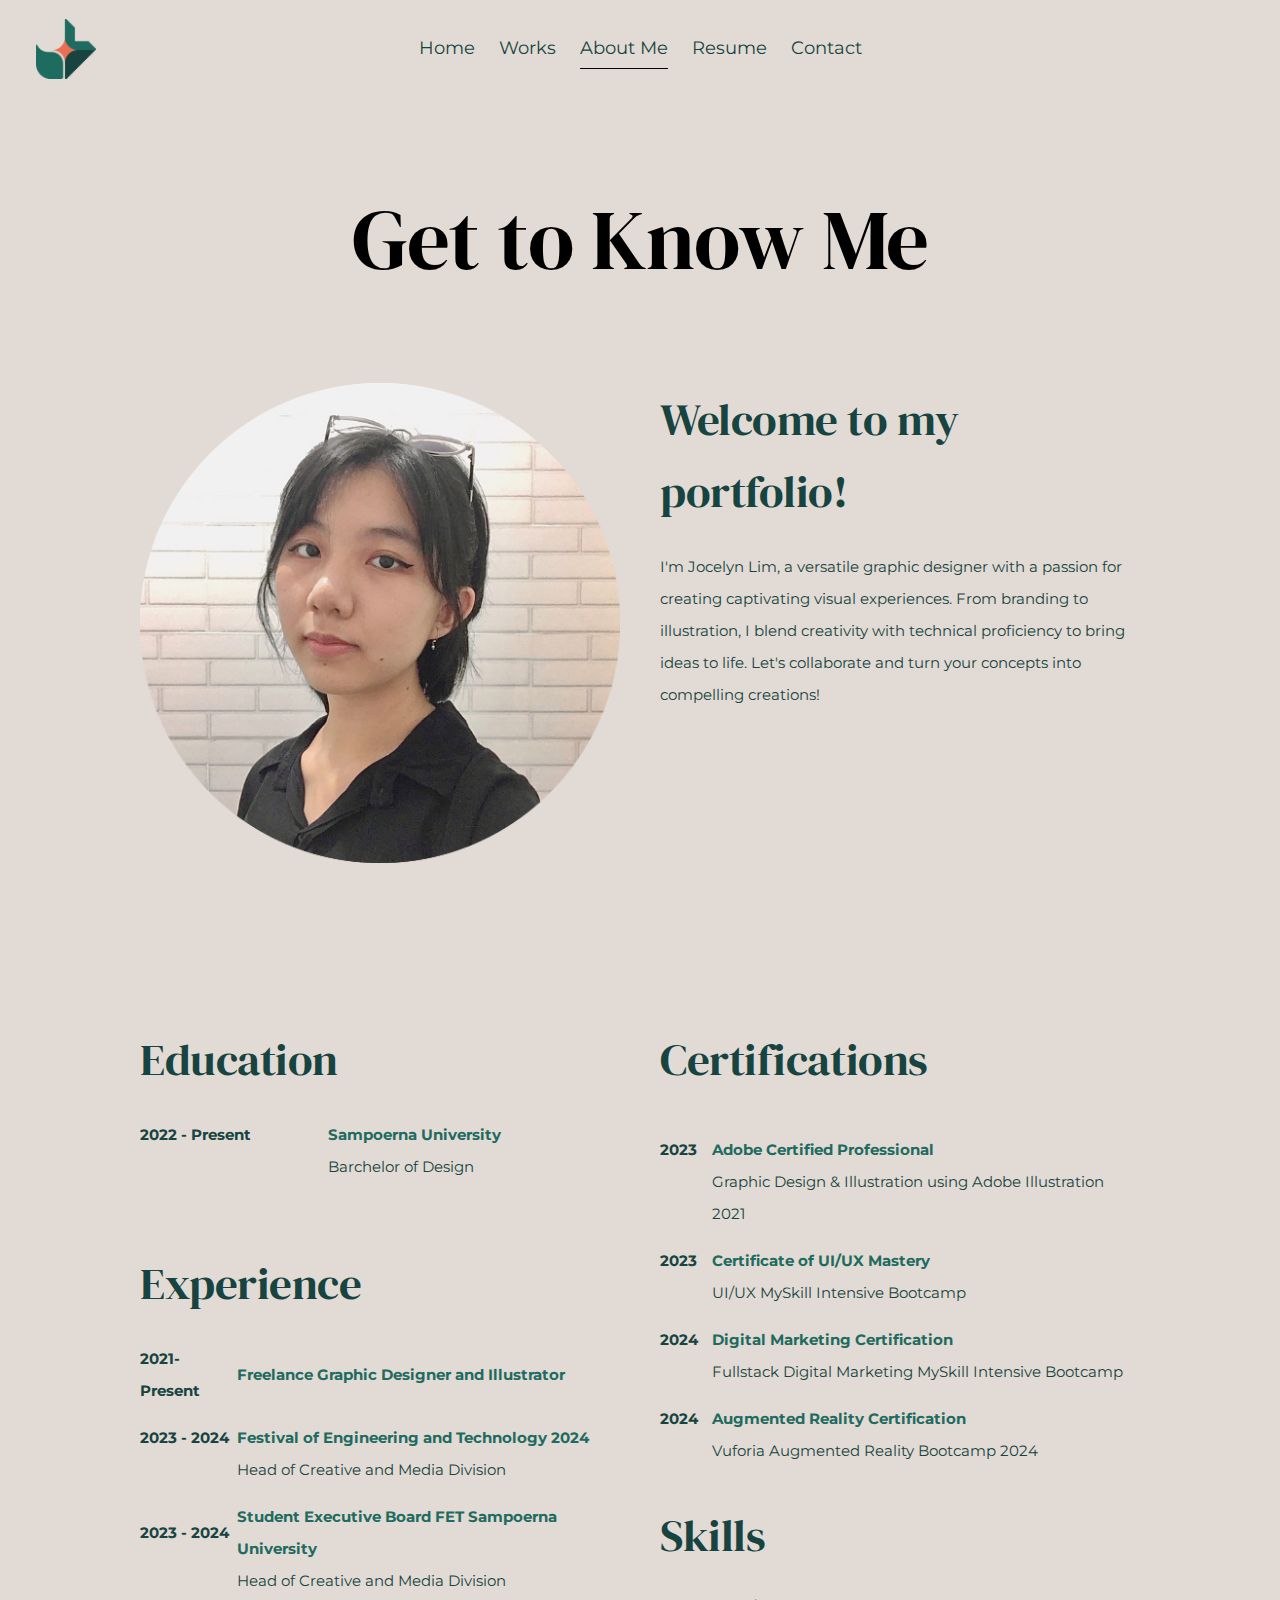
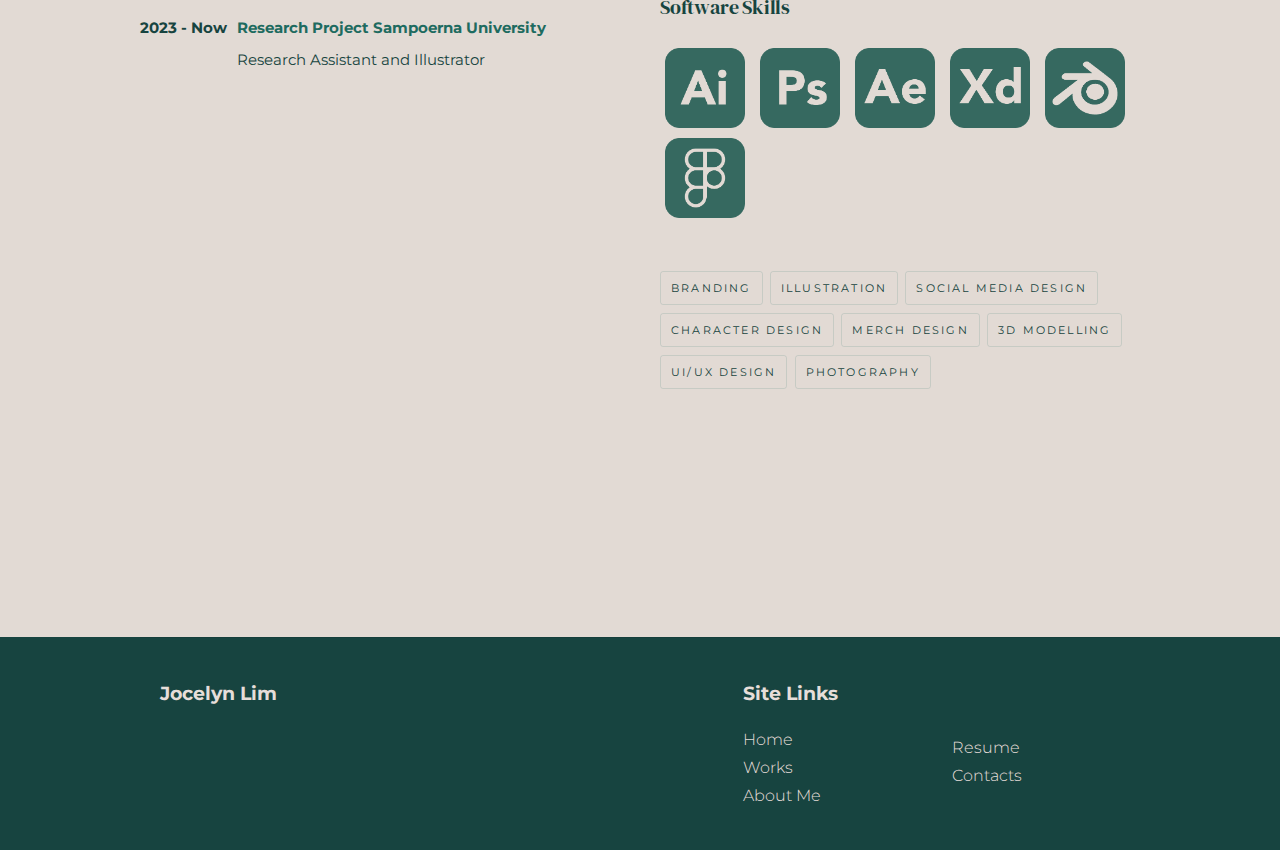
<file: about.html>
<!DOCTYPE html>
<html lang="en" class="no-js" >
<head>

    
    <meta charset="utf-8">
    <meta name="viewport" content="width=device-width, initial-scale=1">
    <title>Jocelyn Lim's Portfolio</title>

    <script>
        document.documentElement.classList.remove('no-js');
        document.documentElement.classList.add('js');
    </script>

   
    <link rel="stylesheet" href="styles.css">

   
    <link rel="icon" type="image/png" sizes="32x32" href="images/About me/Logo.png">
    <link rel="icon" type="image/png" sizes="16x16" href="images/About me/Logo.png">

    <link rel="preconnect" href="https://fonts.googleapis.com">
    <link rel="preconnect" href="https://fonts.gstatic.com" crossorigin>
    <link href="https://fonts.googleapis.com/css2?family=DM+Serif+Display:ital@0;1&display=swap" rel="stylesheet">

    <link rel="preconnect" href="https://fonts.googleapis.com">
    <link rel="preconnect" href="https://fonts.gstatic.com" crossorigin>
    <link href="https://fonts.googleapis.com/css2?family=Montserrat:wght@700&display=swap" rel="stylesheet">
    
    <link rel="preconnect" href="https://fonts.googleapis.com">
    <link rel="preconnect" href="https://fonts.gstatic.com" crossorigin>
    <link href="https://fonts.googleapis.com/css2?family=Montserrat&display=swap" rel="stylesheet">
</head>


<body id="top">


   
    <div id="preloader">
        <div id="loader" class="dots-fade">
            <div></div>
            <div></div>
            <div></div>
        </div>
    </div>


  
    <div id="page" class="s-pagewrap">


       
        <header id="masthead" class="s-header">

            <div class="s-header__branding">
                <p class="site-title">
                    <a href="index.html" rel="home"> <img src="images/About me/Logo.png" style="height: 60px;"> </a>
                </p>
            </div>

            <div class="row s-header__navigation">

                <nav class="s-header__nav-wrap">
                    <h3 class="s-header__nav-heading">Navigate to</h3>
    
                    <ul class="s-header__nav">
                        <li><a href="index.html" title="">Home</a></li>            
                        <li><a href="works.html" title="">Works</a></li>                      
                        <li class="current-menu-item"><a href="about.html" title="">About Me</a></li>
                        <li><a href="resume.html" title="">Resume</a></li>
                        <li><a href="contact.html" title="">Contact</a></li>
                    </ul>
                </nav> 
            </div> 

            
            <a class="s-header__menu-toggle" href="#0"><span>Menu</span></a>
        

        </header>


       
        


            <div id="content" class="s-content s-content--page" style="background-color: #e2dad4;">

                <div class="row entry-wrap" style="padding-bottom: 0px;">
                    <div class="column lg-12">

                        <article class="entry format-standard">

                            <header class="entry__header">
    
                                <h1 class="entry__title">
                                    Get to Know Me
                                </h1>

                            </header>



                            <div class="row block-large-1-2 block-tab-whole entry__blocks">
                                <div class="column">
                                    <img class="profileimg" src="images/About me/profile_circle.png">
                              </div>

                              <div class="column" data-aos="fade-left">
                                <h1 class="headline">Welcome to my portfolio!</h1>
                                <p class="body">I'm Jocelyn Lim, a versatile graphic designer with a passion for creating captivating visual experiences. From branding to illustration, I blend creativity with technical proficiency to bring ideas to life. Let's collaborate and turn your concepts into compelling creations!</p>


                        
                              </div>

                                <script src="https://unpkg.com/aos@2.3.1/dist/aos.js"></script>

                    <script>
                        AOS.init();
                    </script>
                    



        </div> 

    </article> 

</div>
</div>

</a>

</div>


<div id="bricks" class="bricks">


                <div class="row entry-wrap">
                    <div class="column lg-12">

                        <article class="entry format-standard">



                            <div class="row block-large-1-2 block-tab-whole entry__blocks">
                                <div class="column">
                                    <h1 class="headline">Education</h1>
                                    <table>
                                        <tr>
                                            <td class="large-body">2022 - Present</td>
                                            <td class="large-body" style="color:#1e6b60;">Sampoerna University</td>
                                        </tr>
                                        <tr>
                                            <td></td>
                                            <td class="body">Barchelor of Design</td>
                                        </tr>
                                    </table>
                            
                            <br>
                            <br>
                            
                                    <h1 class="headline">Experience</h1>
                                    <table>
                                        <tr>
                                            <td class="large-body">2021-Present</td>
                                            <td class="large-body" style="color:#1e6b60;">Freelance Graphic Designer and Illustrator</td>
                                        </tr>
                            
                                        <tr>
                                            <td class="large-body" style="padding-top: 15px;">2023 - 2024</td>
                                            <td class="large-body" style="color:#1e6b60; padding-top: 15px;">Festival of Engineering and Technology 2024</td>
                                        </tr>
                                        <tr>
                                            <td></td>
                                            <td class="body">Head of Creative and Media Division</td>
                                        </tr>
                            
                                        <tr>
                                            <td class="large-body" style="padding-top: 15px;">2023 - 2024</td>
                                            <td class="large-body" style="color:#1e6b60; padding-top: 15px;">Student Executive Board FET Sampoerna University</td>
                                        </tr>
                                        <tr>
                                            <td></td>
                                            <td class="body">Head of Creative and Media Division</td>
                                        </tr>
                            
                                        <tr>
                                            <td class="large-body" style="padding-top: 15px;">2023 - Now</td>
                                            <td class="large-body" style="color:#1e6b60; padding-top: 15px;">Research Project Sampoerna University</td>
                                        </tr>
                                        <tr>
                                            <td></td>
                                            <td class="body">Research Assistant and Illustrator</td>
                                        </tr>
                                    </table> 

                            <br>
                            <br>
                            

                                </div>

                                <div class="column">
                                    <h1 class="headline">Certifications</h1>
                                    <table>
                                        <tr>
                                            <td class="large-body" style="padding-top: 15px; padding-right: 15px;">2023</td>
                                            <td class="large-body" style="color:#1e6b60; padding-top: 15px;">Adobe Certified Professional</td>
                                        </tr>
                                        <tr>
                                            <td></td>
                                            <td class="body">Graphic Design & Illustration using Adobe Illustration 2021</td>
                                        </tr>
                                        <tr>
                                            <td class="large-body" style="padding-top: 15px;">2023</td>
                                            <td class="large-body" style="color:#1e6b60; padding-top: 15px;">Certificate of UI/UX Mastery</td>
                                        </tr>
                                        <tr>
                                            <td></td>
                                            <td class="body">UI/UX MySkill Intensive Bootcamp</td>
                                        </tr>
                                        <tr>
                                            <td class="large-body" style="padding-top: 15px;">2024</td>
                                            <td class="large-body" style="color:#1e6b60; padding-top: 15px;">Digital Marketing Certification</td>
                                        </tr>
                                        <tr>
                                            <td></td>
                                            <td class="body">Fullstack Digital Marketing MySkill Intensive Bootcamp</td>
                                        </tr>
                                        <tr>
                                            <td class="large-body" style="padding-top: 15px;">2024</td>
                                            <td class="large-body" style="color:#1e6b60; padding-top: 15px;">Augmented Reality Certification</td>
                                        </tr>
                                        <tr>
                                            <td></td>
                                            <td class="body">Vuforia Augmented Reality Bootcamp 2024</td>
                                        </tr>
                                    </table>

                                    <br>
                                    
                                    
                                    <h1 class="headline" style="margin-bottom: 0px;">Skills</h1>
                                    <h1 class="subheading">Software Skills</h1>
                                    <img class="software-icon" src="images/About me/software1.png">
                                    <img class="software-icon" src="images/About me/software2.png">
                                    <img class="software-icon" src="images/About me/software3.png">
                                    <img class="software-icon" src="images/About me/software4.png">
                                    <img class="software-icon" src="images/About me/software5.png">
                                    <img class="software-icon" src="images/About me/software6.png">
                                
                                    <div class="entry__meta">
                                    
                                        <p class="entry__tags">                    
                                            <span class="entry__tag-list">
                                                <a href="#0"  style="cursor: default;">Branding</a>
                                                <a href="#0"  style="cursor: default;" >Illustration</a>
                                                <a href="#0"  style="cursor: default;" >Social Media Design</a>
                                                <a href="#0"  style="cursor: default;" >Character Design</a>
                                                <a href="#0"  style="cursor: default;" >Merch Design</a>
                                                <a href="#0"  style="cursor: default;" >3D Modelling</a>
                                                <a href="#0"  style="cursor: default;" >UI/UX Design</a>
                                                <a href="#0"  style="cursor: default;" >Photography</a>    
                                            </span>
                            
                                        </p>
                                    </div>
                                    </div>
                                   

                    
                            </div>
            </div>

        </div> 

    </article>

</div>
</div> 

</div> 

       



        <footer id="colophon" class="s-footer">


            <div class="row s-footer__main">

                <div class="column lg-5 md-6 tab-12 s-footer__about">
                    <h4>Jocelyn Lim</h4>

                </div> 

                <div class="column lg-5 md-6 tab-12">
                    <div class="row">
                        <div class="column lg-6">
                             <h4>Site Links</h4>
                            <ul class="link-list">
                                <li><a href="index.html">Home</a></li>
                                <li><a href="works.html">Works</a></li>
                                <li><a href="about.html">About Me</a></li>
                            </ul>
                        </div>
                        <div class="column lg-6">
                            <br> <br>
                            <ul class="link-list">
                                <li><a href="resume.html">Resume</a></li>
                                <li><a href="contact.html">Contacts</a></li>
                            </ul>
                        </div>
                    </div>
                </div>
            </div>

           
            <div class="ss-go-top">
                <a class="smoothscroll" title="Back to Top" href="#top">
                    <svg width="24" height="24" fill="none" viewBox="0 0 24 24">
                        <path stroke="currentColor" stroke-linecap="round" stroke-linejoin="round" stroke-width="1.5" d="M17.25 10.25L12 4.75L6.75 10.25"/>
                        <path stroke="currentColor" stroke-linecap="round" stroke-linejoin="round" stroke-width="1.5" d="M12 19.25V5.75"/>
                    </svg>
                </a>
            </div> 

        </footer>



    <script src="plugins.js"></script>
    <script src="main.js"></script>

</body>
</html>
</file>
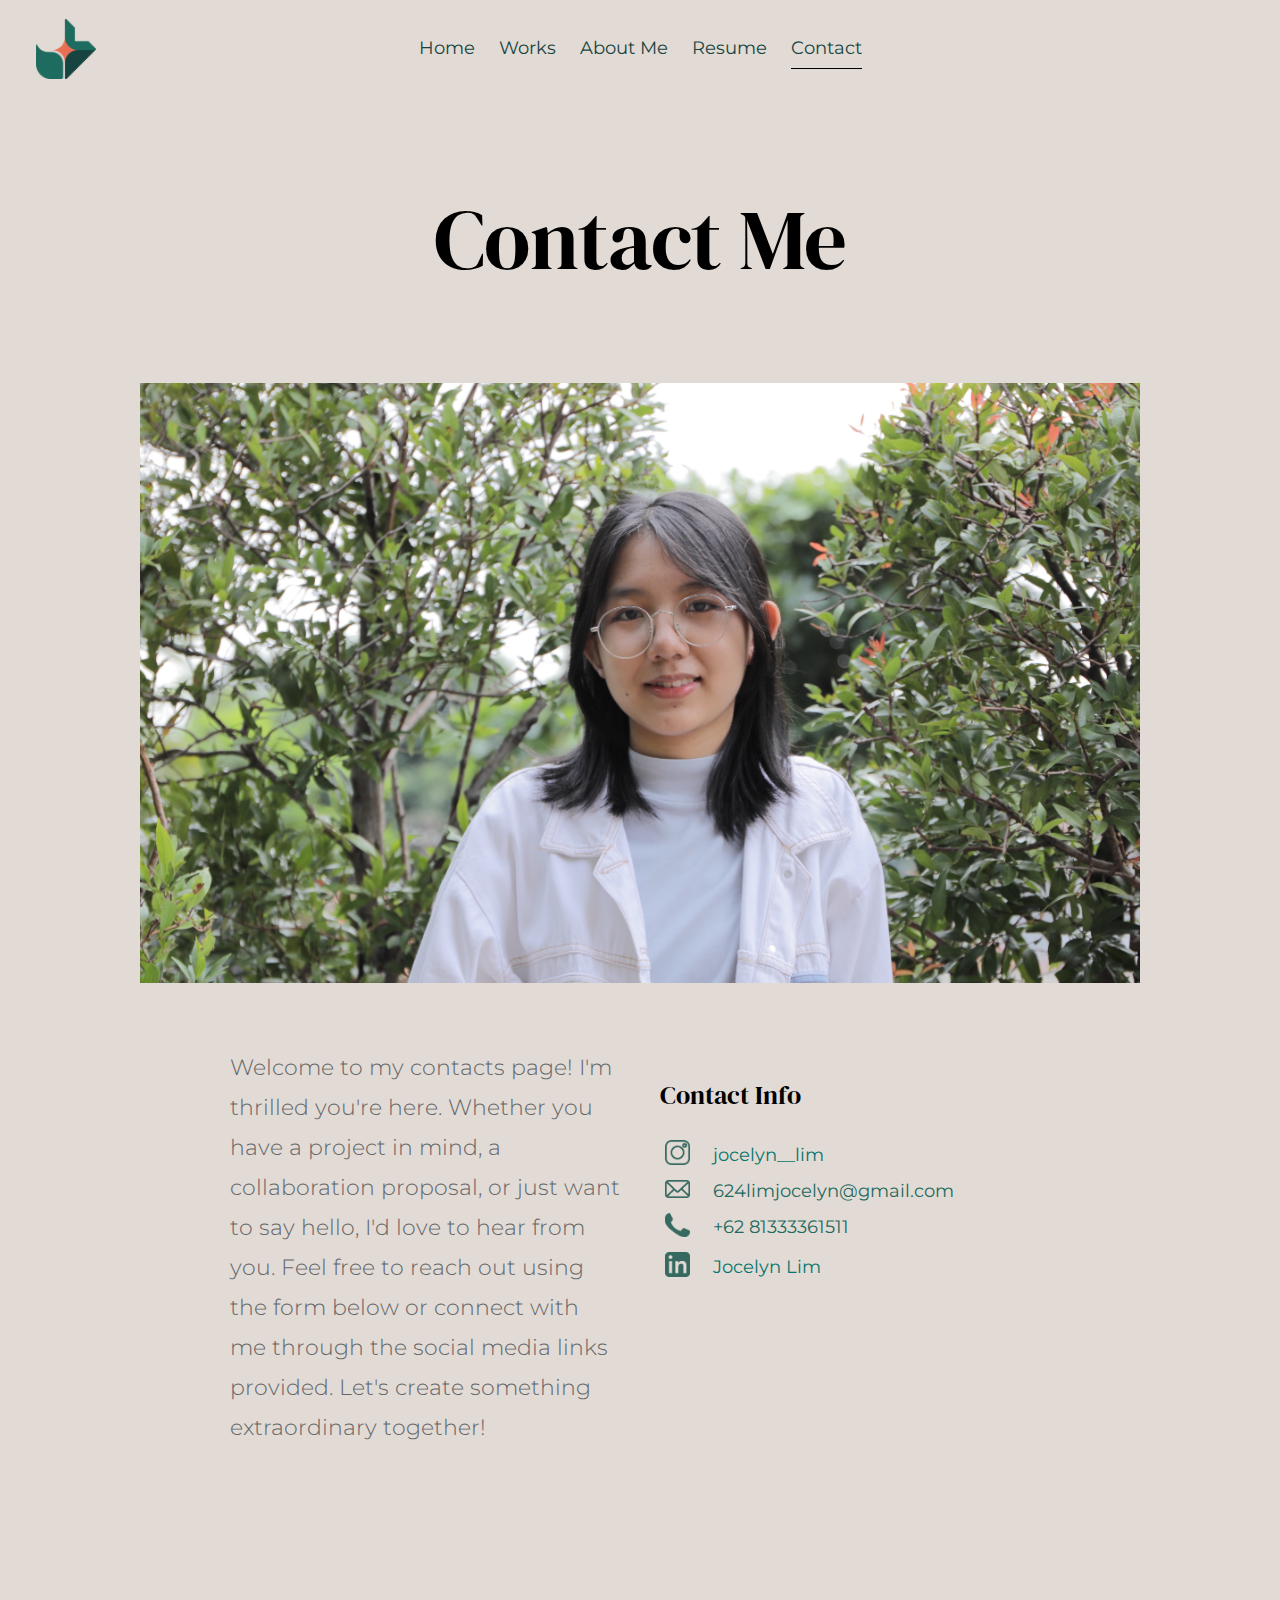
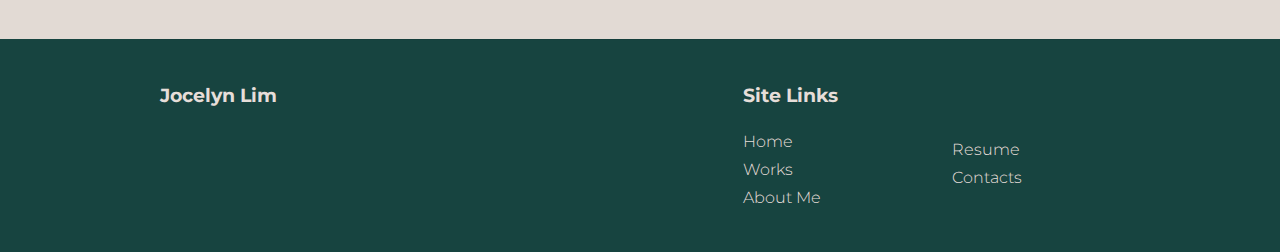
<file: contact.html>
<!DOCTYPE html>
<html lang="en" class="no-js" >
<head>

    
    <meta charset="utf-8">
    <meta name="viewport" content="width=device-width, initial-scale=1">
    <title>Jocelyn Lim's Portfolio</title>

    <script>
        document.documentElement.classList.remove('no-js');
        document.documentElement.classList.add('js');
    </script>

   
    <link rel="stylesheet" href="styles.css">

   
    <link rel="icon" type="image/png" sizes="32x32" href="images/About me/Logo.png">
    <link rel="icon" type="image/png" sizes="16x16" href="images/About me/Logo.png">

    <link rel="preconnect" href="https://fonts.googleapis.com">
    <link rel="preconnect" href="https://fonts.gstatic.com" crossorigin>
    <link href="https://fonts.googleapis.com/css2?family=DM+Serif+Display:ital@0;1&display=swap" rel="stylesheet">

    <link rel="preconnect" href="https://fonts.googleapis.com">
    <link rel="preconnect" href="https://fonts.gstatic.com" crossorigin>
    <link href="https://fonts.googleapis.com/css2?family=Montserrat:wght@700&display=swap" rel="stylesheet">
    
    <link rel="preconnect" href="https://fonts.googleapis.com">
    <link rel="preconnect" href="https://fonts.gstatic.com" crossorigin>
    <link href="https://fonts.googleapis.com/css2?family=Montserrat&display=swap" rel="stylesheet">
</head>


<body id="top">


    <div id="preloader">
        <div id="loader" class="dots-fade">
            <div></div>
            <div></div>
            <div></div>
        </div>
    </div>


    
    <div id="page" class="s-pagewrap">


        
        <header id="masthead" class="s-header">

            <div class="s-header__branding">
                <p class="logo">
                    <a href="index.html" rel="home"> <img src="images/About me/Logo.png" style="height: 60px;"> </a>
                </p>
            </div>

            <div class="row s-header__navigation">

                <nav class="s-header__nav-wrap">
    
                    <h3 class="s-header__nav-heading">Navigate to</h3>
    
                    <ul class="s-header__nav">
                        <li><a href="index.html" title="">Home</a></li>            
                        <li><a href="works.html" title="">Works</a></li>                      
                        <li><a href="about.html" title="">About Me</a></li>
                        <li><a href="resume.html" title="">Resume</a></li>
                        <li class="current-menu-item"><a href="contact.html" title="">Contact</a></li>
                    </ul>


                </nav>
                
            </div> 

            <a class="s-header__menu-toggle" href="#0"><span>Menu</span></a>

        </header> 


       
        <div id="content" class="s-content s-content--page" style="background-color: #e2dad4;">

                <div class="row entry-wrap">
                    <div class="column lg-12">

                        <article class="entry">

                            <header class="entry__header entry__header--narrow">
                                <h1 class="entry__title">
                                    Contact Me
                                </h1>
                            </header>

                            
                                    <img src="images/About me/profile2.JPG">
                                

                            <div class="content-primary">

                                <div class="entry__content">
        
                                    

                                    <div class="row block-large-1-2 block-tab-whole entry__blocks">
                                        <div class="column">
                                            <p class="lead">
                                                Welcome to my contacts page! I'm thrilled you're here. Whether you have a project in mind, a collaboration proposal, or just want to say hello, I'd love to hear from you. Feel free to reach out using the form below or connect with me through the social media links provided. Let's create something extraordinary together!
                                            </p>
                                        </div>
        
                                        <div class="column">
                                            <h4 style="padding-top: 32px;">Contact Info</h4>


                                            <table>
                                                <tr>
                                                 <td> <a href="https://www.instagram.com/jocelyn__lim/"> <img src="images/About me/contact1.png" class="contact-icon"></a></td>
                                                 <td> <a href="https://www.instagram.com/jocelyn__lim/">jocelyn__lim</a></td>
                                                </tr>
                                                <tr>
                                                <td><img src="images/About me/contact2.png" class="contact-icon"></td>
                                                <td><p style="color: #1e6b60;">624limjocelyn@gmail.com</p></td>
                                                </tr>
                                                <tr>
                                                    <td><img src="images/About me/contact3.png" class="contact-icon"></a></td>
                                                    <td><p style="color: #1e6b60;">+62 81333361511</p></td>
                                                </tr>
                                                <tr>
                                                    <td><a href="https://www.linkedin.com/in/jocelyn-lim-64bb30254/"> <img src="images/About me/contact4.png" class="contact-icon"></a></td>
                                                    <td><a href="https://www.linkedin.com/in/jocelyn-lim-64bb30254/">Jocelyn Lim</a></td>
                                                </tr>


                                            </table>


                                            </div>
                                           

                            
                                    </div>


                            </div> 

                        </article>

                    </div>
                </div>
        </section> 


       
        <footer id="colophon" class="s-footer">


            <div class="row s-footer__main">

                <div class="column lg-5 md-6 tab-12 s-footer__about">
                    <h4>Jocelyn Lim</h4>

                </div> 

                <div class="column lg-5 md-6 tab-12">
                    <div class="row">
                        <div class="column lg-6">
                             <h4>Site Links</h4>
                            <ul class="link-list">
                                <li><a href="index.html">Home</a></li>
                                <li><a href="works.html">Works</a></li>
                                <li><a href="about.html">About Me</a></li>
                            </ul>
                        </div>
                        <div class="column lg-6">
                            <br> <br>
                            <ul class="link-list">
                                <li><a href="resume.html">Resume</a></li>
                                <li><a href="contact.html">Contacts</a></li>
                            </ul>
                        </div>
                    </div>
                </div>
            </div>

           
            <div class="ss-go-top">
                <a class="smoothscroll" title="Back to Top" href="#top">
                    <svg width="24" height="24" fill="none" viewBox="0 0 24 24">
                        <path stroke="currentColor" stroke-linecap="round" stroke-linejoin="round" stroke-width="1.5" d="M17.25 10.25L12 4.75L6.75 10.25"/>
                        <path stroke="currentColor" stroke-linecap="round" stroke-linejoin="round" stroke-width="1.5" d="M12 19.25V5.75"/>
                    </svg>
                </a>
            </div> 

        </footer>


   
    <script src="plugins.js"></script>
    <script src="main.js"></script>

</body>
</html>
</file>
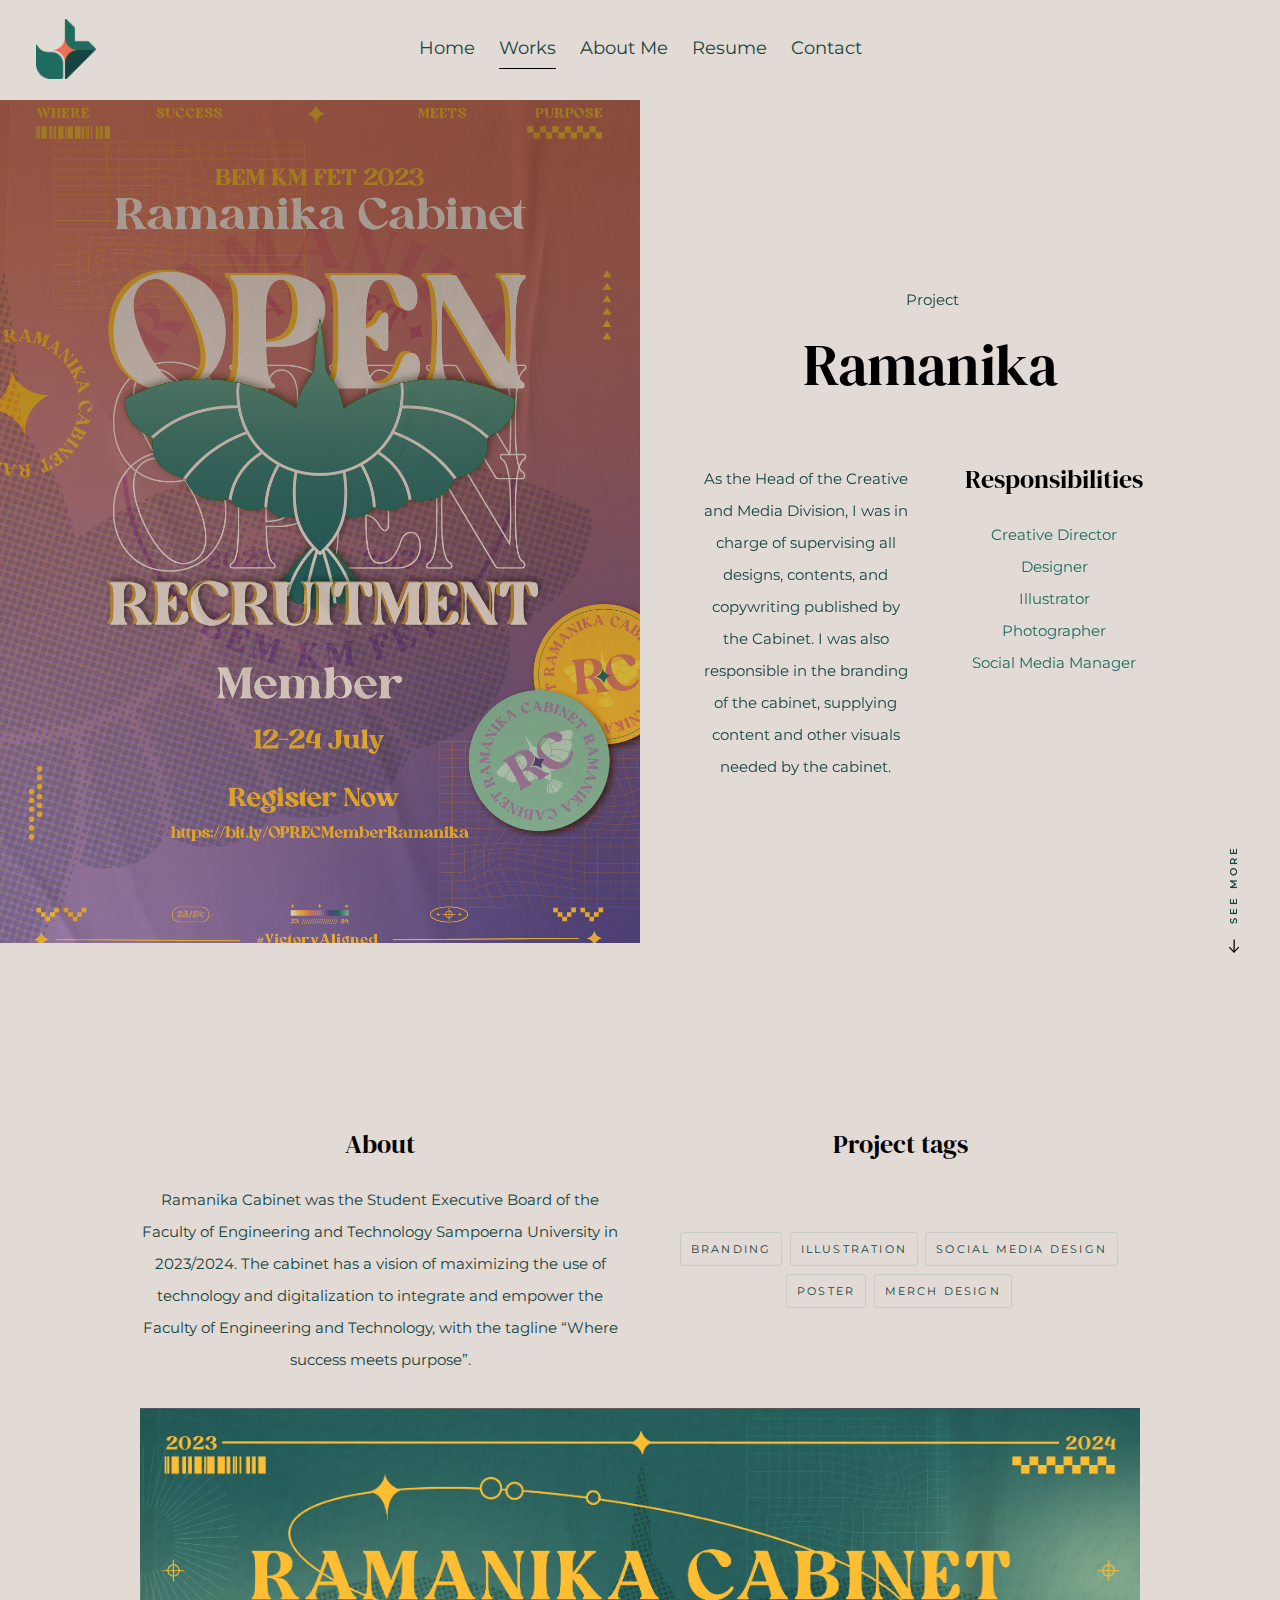
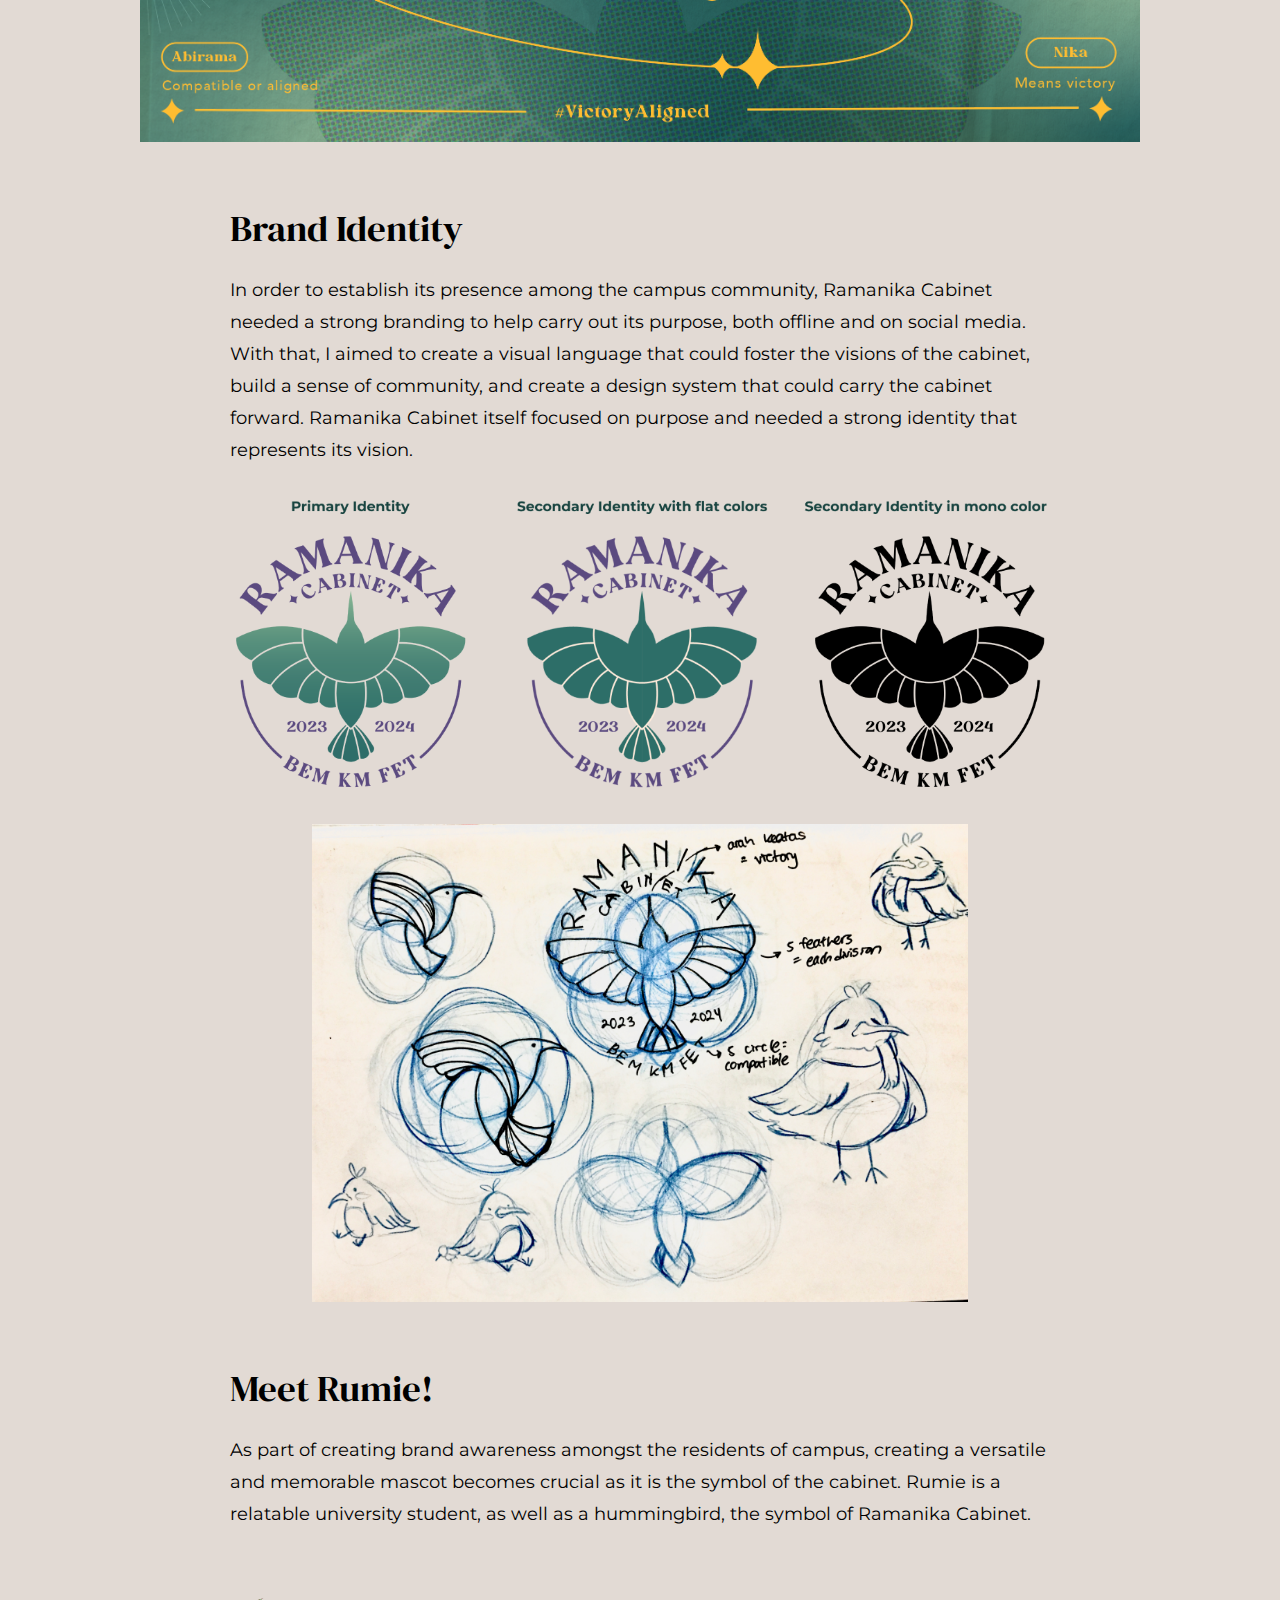
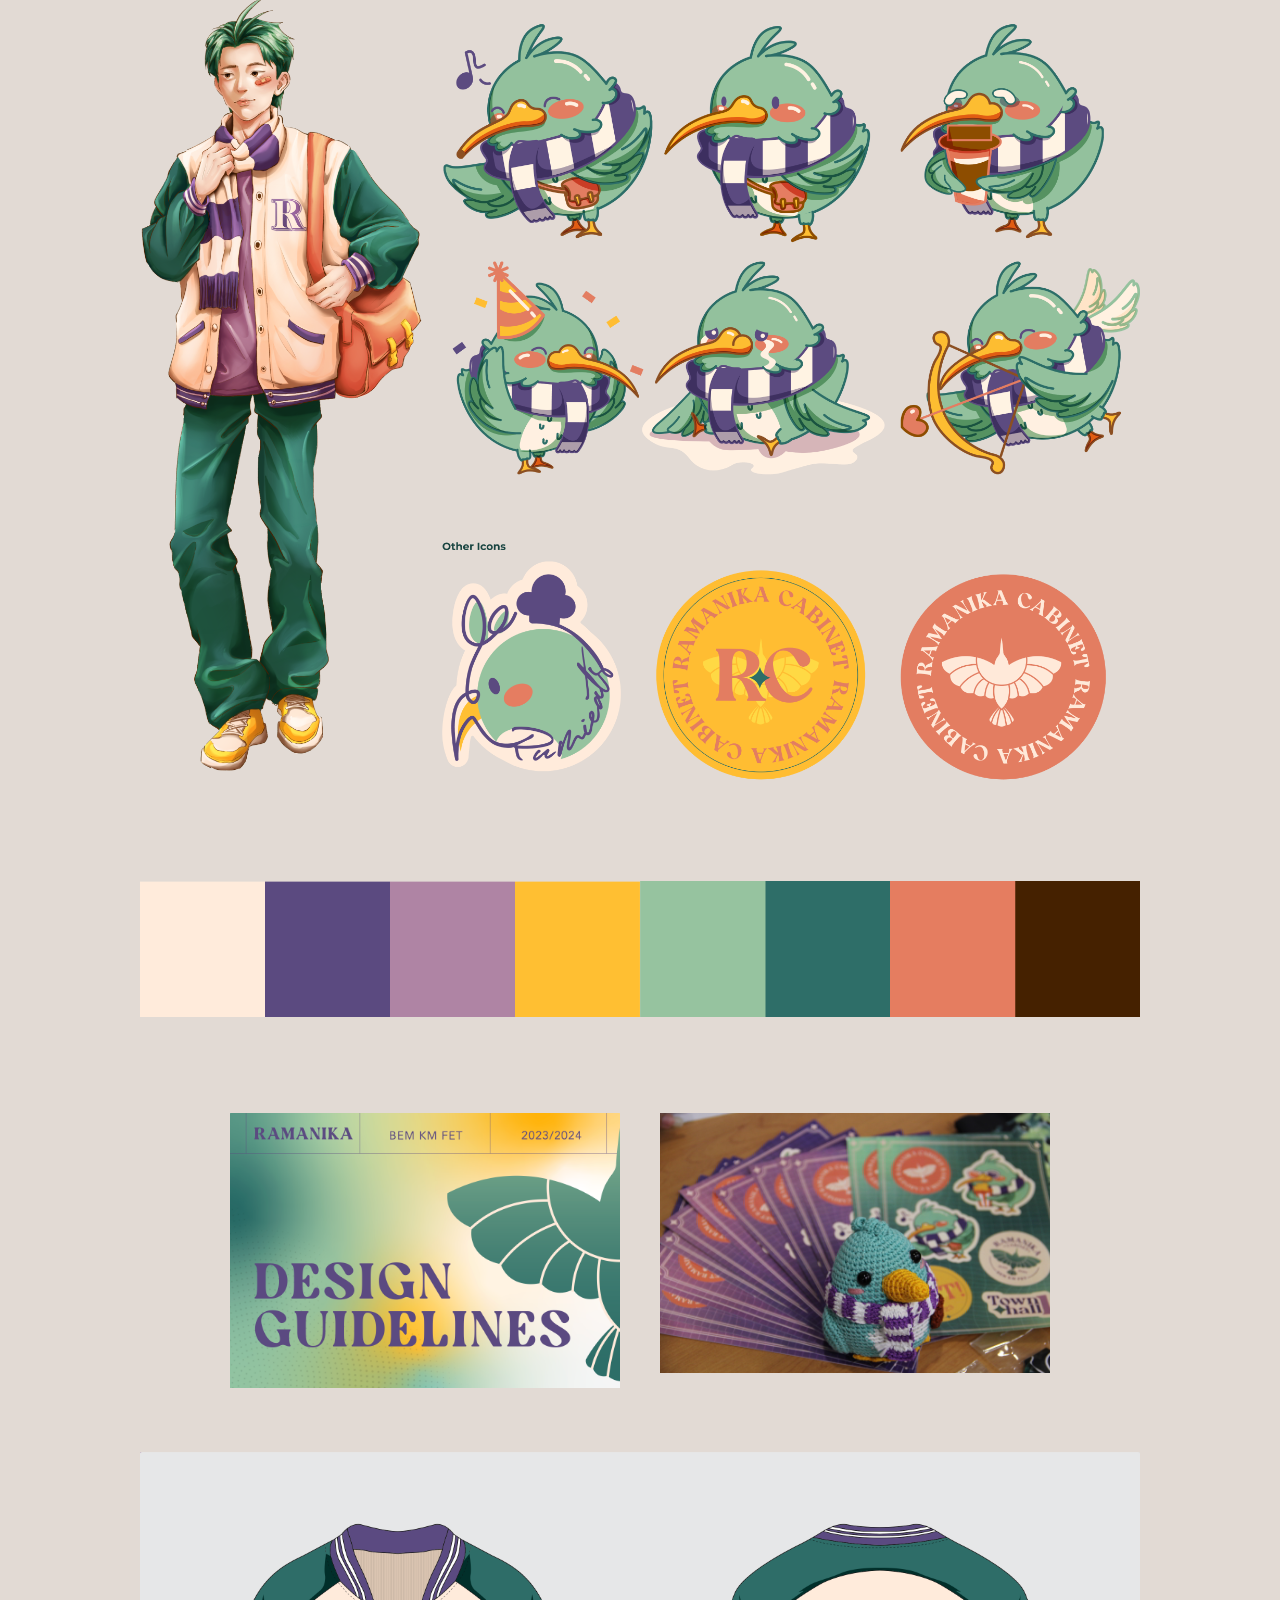
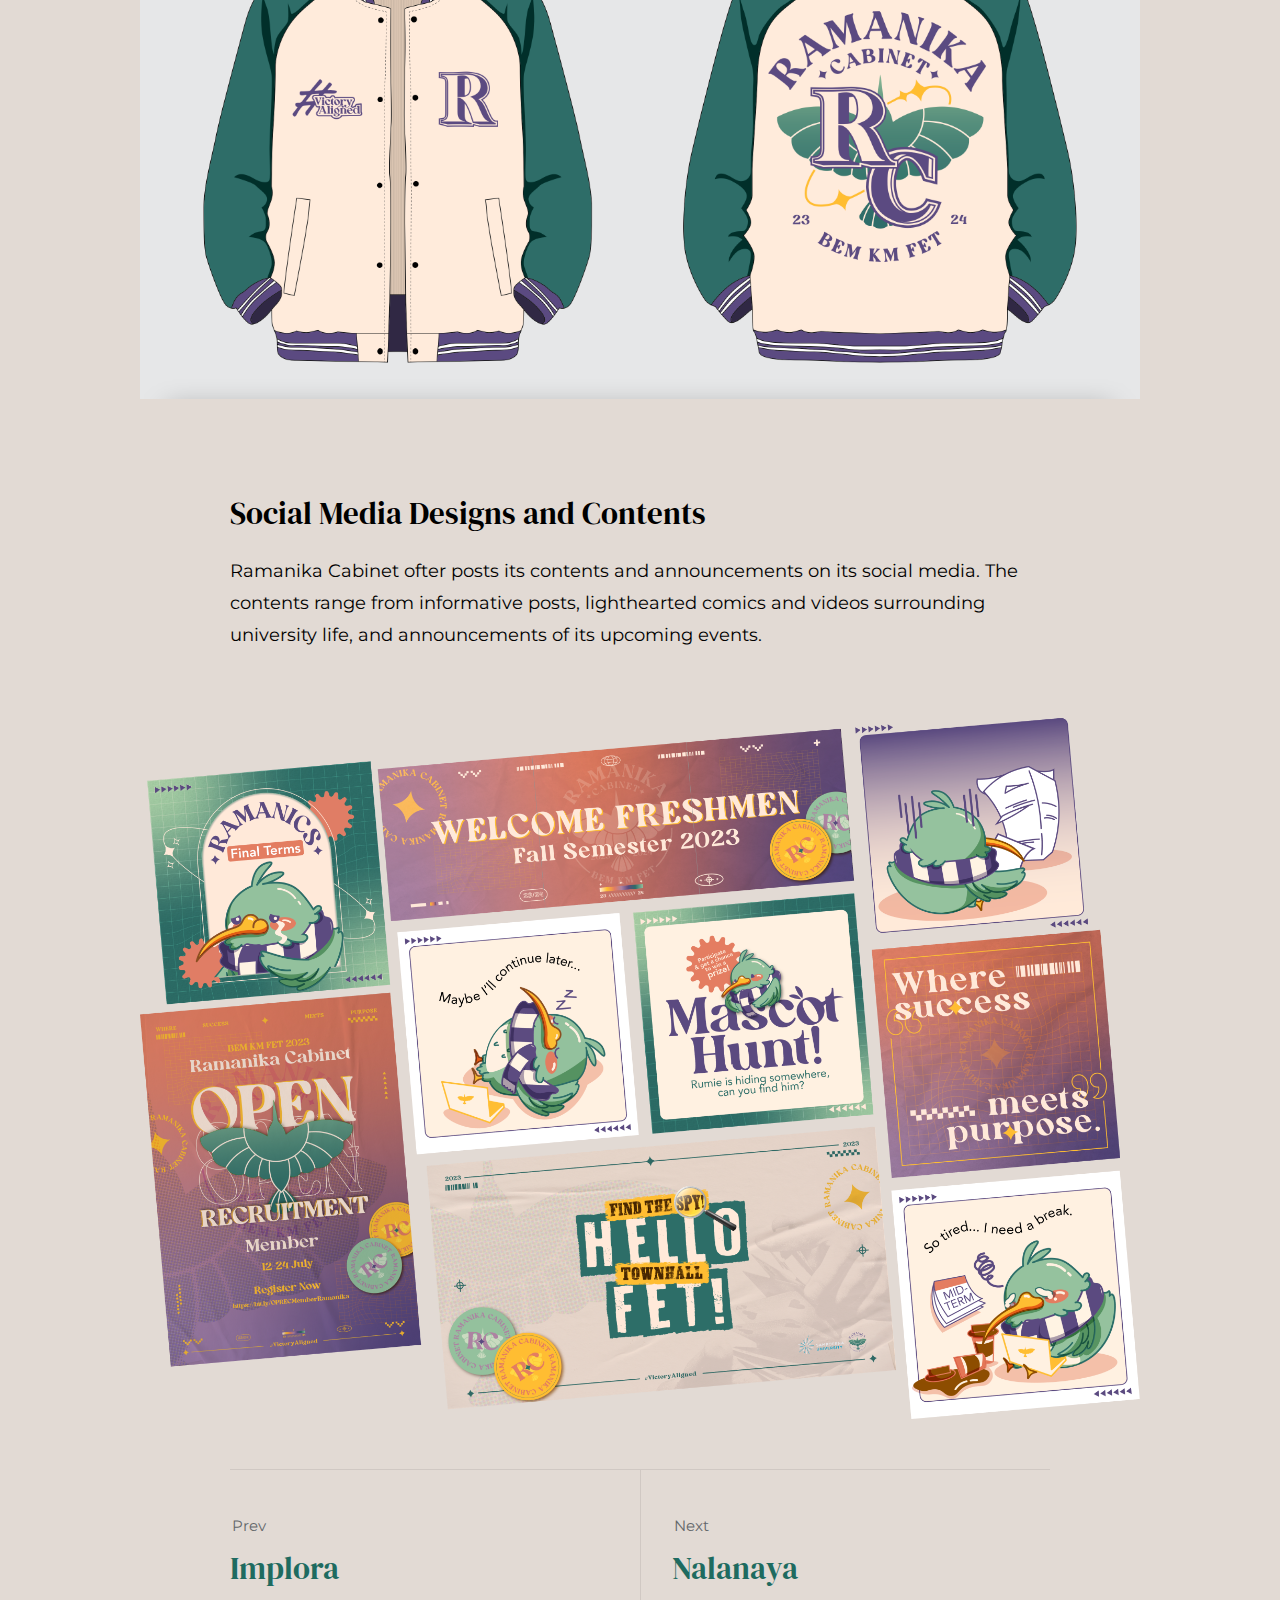
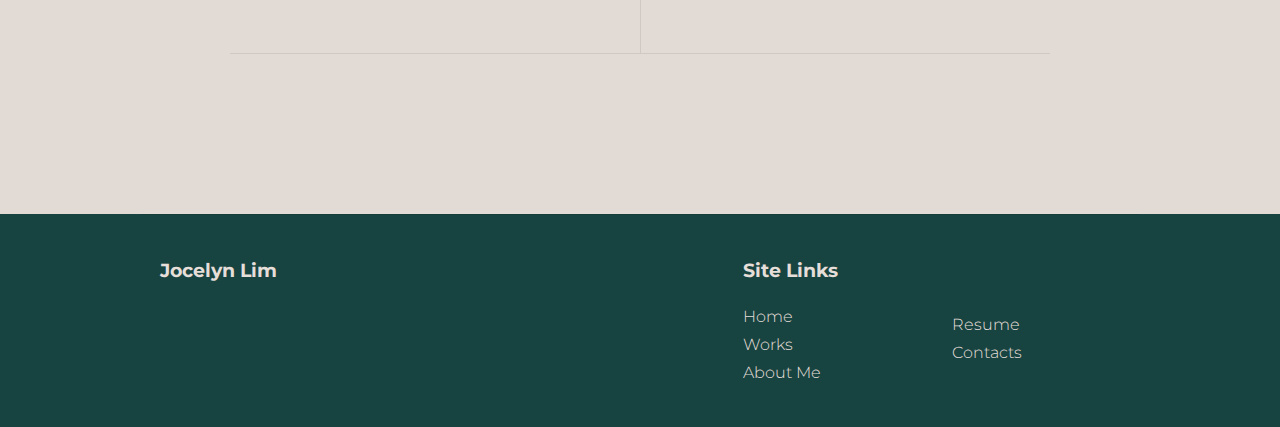
<file: Ramanika.html>
<!DOCTYPE html>
<html lang="en" class="no-js" >
<head>

    
    <meta charset="utf-8">
    <meta name="viewport" content="width=device-width, initial-scale=1">
    <title>Jocelyn Lim's Portfolio</title>

    <script>
        document.documentElement.classList.remove('no-js');
        document.documentElement.classList.add('js');
    </script>

   
    <link rel="stylesheet" href="styles.css">

   
    <link rel="icon" type="image/png" sizes="32x32" href="images/About me/Logo.png">
    <link rel="icon" type="image/png" sizes="16x16" href="images/About me/Logo.png">

    <link rel="preconnect" href="https://fonts.googleapis.com">
    <link rel="preconnect" href="https://fonts.gstatic.com" crossorigin>
    <link href="https://fonts.googleapis.com/css2?family=DM+Serif+Display:ital@0;1&display=swap" rel="stylesheet">

    <link rel="preconnect" href="https://fonts.googleapis.com">
    <link rel="preconnect" href="https://fonts.gstatic.com" crossorigin>
    <link href="https://fonts.googleapis.com/css2?family=Montserrat:wght@700&display=swap" rel="stylesheet">
    
    <link rel="preconnect" href="https://fonts.googleapis.com">
    <link rel="preconnect" href="https://fonts.gstatic.com" crossorigin>
    <link href="https://fonts.googleapis.com/css2?family=Montserrat&display=swap" rel="stylesheet">
</head>

<body id="top">


  
    <div id="preloader">
        <div id="loader" class="dots-fade">
            <div></div>
            <div></div>
            <div></div>
        </div>
    </div>



    <div id="page" class="s-pagewrap">


       
        <header id="masthead" class="s-header">

            <div class="s-header__branding">
                <p class="site-title">
                    <a href="index.html" rel="home"> <img src="images/About me/Logo.png" style="height: 60px;"> </a>
                    </p>
            </div>

            <div class="row s-header__navigation" >

                <nav class="s-header__nav-wrap">
    
                    <h3 class="s-header__nav-heading">Navigate to</h3>
    
                    <ul class="s-header__nav">
                        <li><a href="index.html" title="">Home</a></li>            
                        <li class="current-menu-item"><a href="works.html" title="">Works</a></li>                      
                        <li><a href="about.html" title="">About Me</a></li>
                        <li><a href="resume.html" title="">Resume</a></li>
                        <li><a href="contact.html" title="">Contact</a></li>
                    </ul>
                </nav> 
            </div>

            <a class="s-header__menu-toggle" href="#0"><span>Menu</span></a>
           
        </header> 


       
        <div id="content" class="s-content s-content--blog" style="background-color: #e2dad4; padding-top: 100px;">

            <div class="hero">

                <div class="hero__slider swiper-container">

                    <div class="swiper-wrapper"">
                        <article class="hero__slide swiper-slide" style="background-color: #e2dad4;">
                            <div class="hero__entry-image" style="background-image: url('images/RAMANIKA/BEMFET_OPREC\ MEMBER.png');"></div>
                            <div class="hero__entry-text">
                                <div class="hero__entry-text-inner" style="background-color: #e2dad4; padding: 0px;">
                                    <div class="hero__entry-meta">
                                        <span class="body">
                                            <p>Project</p>
                                        </span>
                                    </div>
                                    <h2 class="hero__entry-title" style="margin-bottom: 8px;">
                                            Ramanika
                                    </h2>
                                    <div class="row block-large-1-2 block-tab-whole entry__blocks" style="padding-top: 0px;">
                                        <div class="column">
                                            <p class="body">
                                                As the Head of the Creative and Media Division, I was in charge of supervising all designs, contents, and copywriting published by the Cabinet. I was also responsible in the branding of the cabinet, supplying content and other visuals needed by the cabinet.</p></div>
        
                                        <div class="column">
                                            <h4>Responsibilities</h4>
    
                                    <div class="entry__meta">
                                        
                                        <div class="entry__meta-cat">
                                            <span>
                                                <p class="body"  style="color: #1e6b60;">Creative Director</p>
                                                <p class="body"  style="color: #1e6b60;">Designer</p>
                                                <p class="body"  style="color: #1e6b60;">Illustrator</p>
                                                <p class="body"  style="color: #1e6b60;">Photographer</p>
                                                <p class="body"  style="color: #1e6b60;">Social Media Manager</p>
                                            </span>
                                        </div>
                                    </div>
                                    </div>
                                </div>
                            </div>
                        </article>
    
                    </div> 

                 
                </div>

                <a href="#bricks" class="hero__scroll-down smoothscroll">
                    <svg width="24" height="24" fill="none" viewBox="0 0 24 24">
                        <path stroke="currentColor" stroke-linecap="round" stroke-linejoin="round" stroke-width="1.5" d="M10.25 6.75L4.75 12L10.25 17.25"></path>
                        <path stroke="currentColor" stroke-linecap="round" stroke-linejoin="round" stroke-width="1.5" d="M19.25 12H5"></path>
                    </svg>
                    <span>See More</span>
                </a>
            
            </div>
            <div id="bricks" class="bricks">

                <div class="row entry-wrap">
                    <div class="column lg-12">

                        <article class="entry format-standard">

                            <header class="entry__header" style="margin-bottom: 0px;">
                                <div class="row block-large-1-2 block-tab-whole entry__blocks">
                                    <div class="column">
                                        <h4>About</h4>
                                        <p class="body">
                                            Ramanika Cabinet was the Student Executive Board of the Faculty of Engineering and Technology Sampoerna University in 2023/2024. The cabinet has a vision of maximizing the use of technology and digitalization to integrate and empower the Faculty of Engineering and Technology, with the tagline “Where success meets purpose”. </p>
                                    </div>
    
                                    <div class="column">
                                        <h4>Project tags</h4>

                                <div class="entry__meta">
                                    
                                    <p class="entry__tags">                    
                                        <span class="entry__tag-list">
                                            <a href="#0"  style="cursor: default;">Branding</a>
                                            <a href="#0"  style="cursor: default;">Illustration</a>
                                            <a href="#0"  style="cursor: default;">Social Media Design</a>
                                            <a href="#0"  style="cursor: default;">Poster</a>
                                            <a href="#0"  style="cursor: default;">Merch Design</a>

                                        </span>
                        
                                    </p>
                                </div>
                                
                            </header>


                            <div class="entry__media">
                                <figure class="featured-image">
                                    <img src="images/RAMANIKA/RAMANIKA_HEADER.png">
                                </figure>
                            </div>



                            <div class="content-primary">

                                <div class="entry__content">

                                    <h2>Brand Identity</h2>
            
                                    <p>
                                        In order to establish its presence among the campus community, Ramanika Cabinet needed a strong branding to help carry out its purpose, both offline and on social media. With that, I aimed to create a visual language that could foster the visions of the cabinet, build a sense of community, and create a design system that could carry the cabinet forward. Ramanika Cabinet itself focused on purpose and needed a strong identity that represents its vision.
                                    </p>
                                    <br>
            

                                            <img src="images/RAMANIKA/Ramanika_Logo variations.png"> <br><br>

                                            <img src="images/RAMANIKA/Ramanika_logo sketch.jpg" style="width: 80%; display: block; margin:auto auto;">


                                    <h2>Meet Rumie!</h2>
            
                                    <p>
                                        As part of creating brand awareness amongst the residents of campus, creating a versatile and memorable mascot becomes crucial as it is the symbol of the cabinet. Rumie is a relatable university student, as well as a hummingbird, the symbol of Ramanika Cabinet.
                                    </p>
                                    
                                    <figure class="alignwide">
                                        <img src="images/RAMANIKA/Ramanika_Rumie.png">
                                    </figure>

                                    <figure class="alignwide">
                                        <img src="images/RAMANIKA/Ramanika colors.png">
                                    </figure>
                                    
                                    <div class="row block-large-1-2 block-tab-whole entry__blocks" style="padding-top: 0px;">
                                        <div class="column">
                                                <img src="images/RAMANIKA/Ramanika_Design Guideline.png">
                                        </div>
        
                                        <div class="column">
                                                <img src="images/RAMANIKA/Ramanika_Rumie Photo.JPG">
                                        </div>
                                    </div>


                                    <figure class="alignwide">
                                        <img src="images/RAMANIKA/Ramanika_Jacket.png">
                                    </figure>


                                    <h3>Social Media Designs and Contents</h3>
            
                                    <p>
                                        Ramanika Cabinet ofter posts its contents and announcements on its social media. The contents range from informative posts, lighthearted comics and videos surrounding university life, and announcements of its upcoming events.
                                    </p>

                                    <figure class="alignwide">
                                        <img src="images/RAMANIKA/Ramanika_Social Media.png">
                                    </figure>            
                                
                                </div> 

                                <div class="post-nav">
                                    <div class="post-nav__prev">
                                        <a href="Implora.html" rel="prev">
                                            <span>Prev</span>
                                            Implora 
                                        </a>
                                    </div>
                                    <div class="post-nav__next">
                                        <a href="Nalanaya.html" rel="next">
                                            <span>Next</span>
                                            Nalanaya
                                        </a>
                                    </div>
                                </div>

                            </div> 

                        </article>

                    </div>
                </div>
        </section>


   
        <footer id="colophon" class="s-footer">


            <div class="row s-footer__main">

                <div class="column lg-5 md-6 tab-12 s-footer__about">
                    <h4>Jocelyn Lim</h4>

                </div> 

                <div class="column lg-5 md-6 tab-12">
                    <div class="row">
                        <div class="column lg-6">
                             <h4>Site Links</h4>
                            <ul class="link-list">
                                <li><a href="index.html">Home</a></li>
                                <li><a href="works.html">Works</a></li>
                                <li><a href="about.html">About Me</a></li>
                            </ul>
                        </div>
                        <div class="column lg-6">
                            <br> <br>
                            <ul class="link-list">
                                <li><a href="resume.html">Resume</a></li>
                                <li><a href="contact.html">Contacts</a></li>
                            </ul>
                        </div>
                    </div>
                </div>
            </div>

           
            <div class="ss-go-top">
                <a class="smoothscroll" title="Back to Top" href="#top">
                    <svg width="24" height="24" fill="none" viewBox="0 0 24 24">
                        <path stroke="currentColor" stroke-linecap="round" stroke-linejoin="round" stroke-width="1.5" d="M17.25 10.25L12 4.75L6.75 10.25"/>
                        <path stroke="currentColor" stroke-linecap="round" stroke-linejoin="round" stroke-width="1.5" d="M12 19.25V5.75"/>
                    </svg>
                </a>
            </div> 

        </footer>


   
    <script src="plugins.js"></script>
    <script src="main.js"></script>

</body>
</html>
</file>
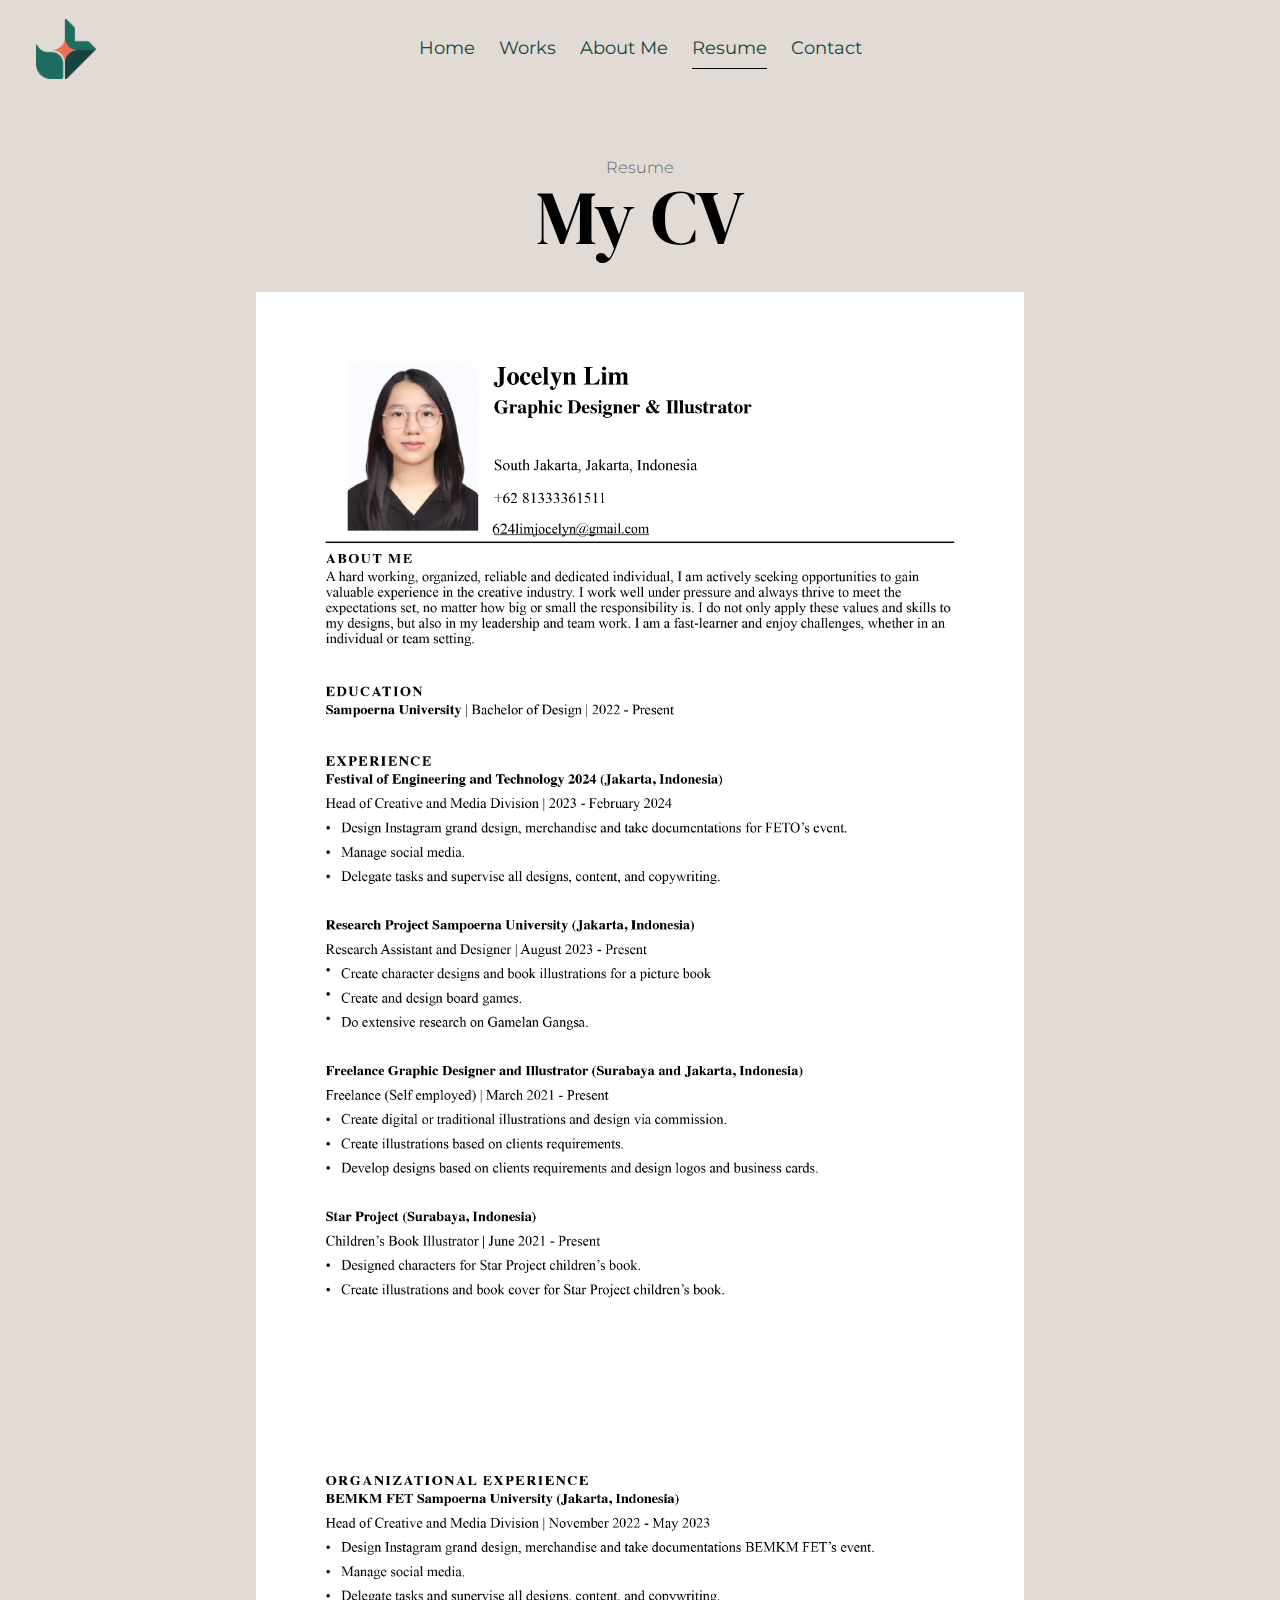
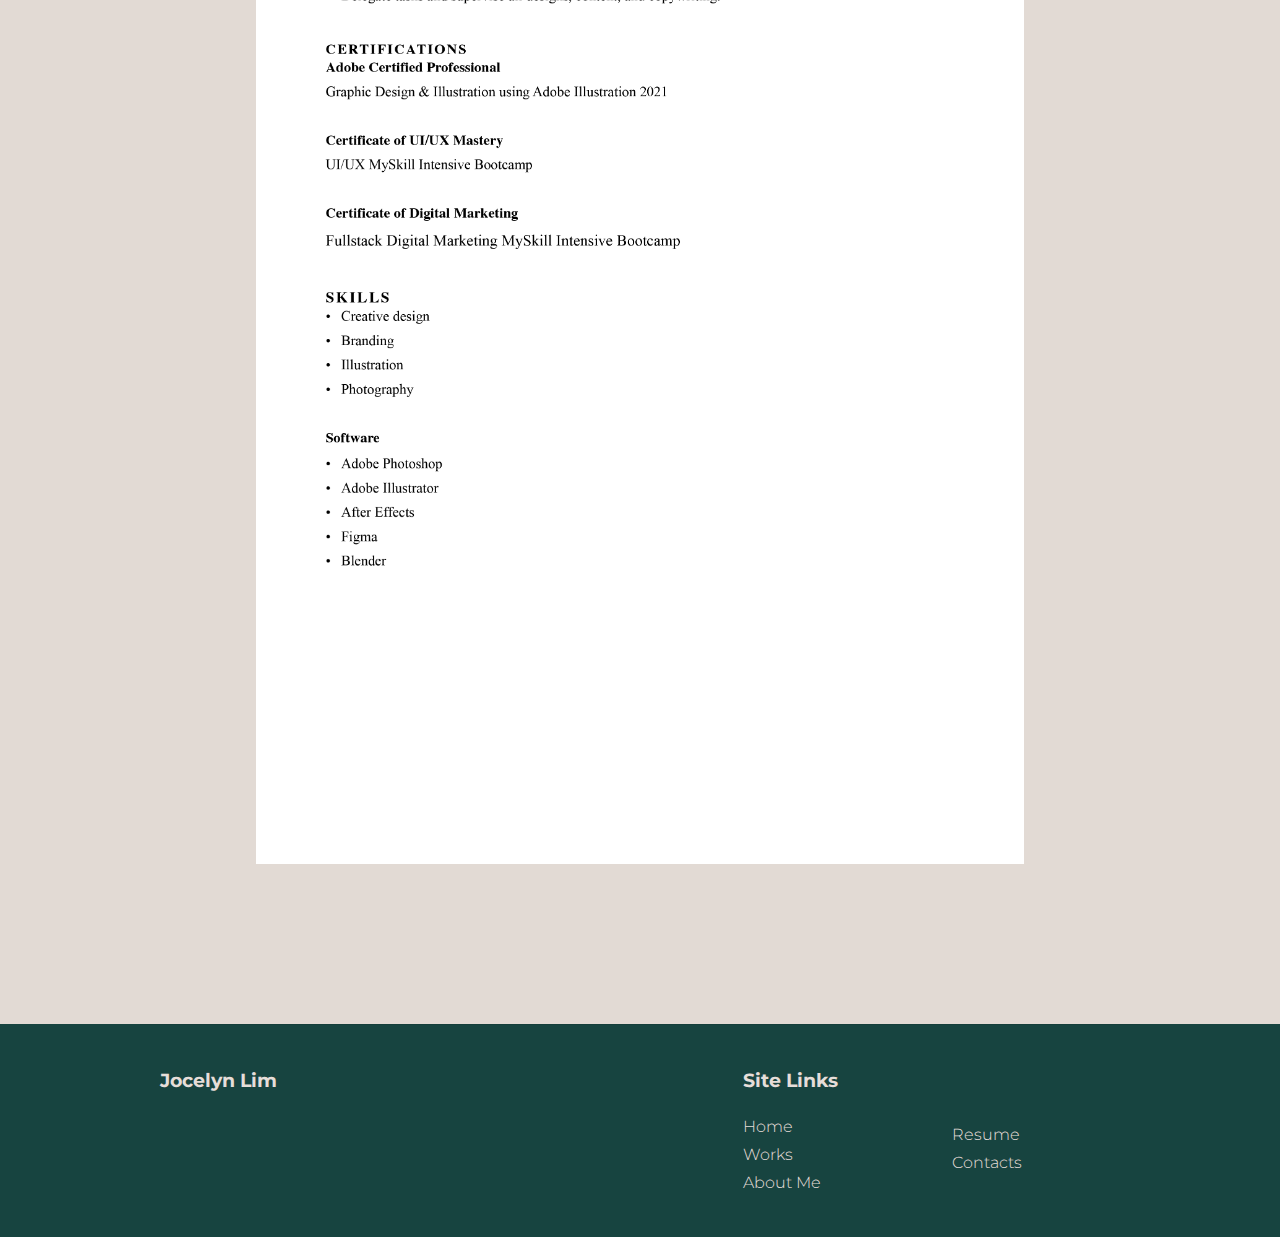
<file: resume.html>
<!DOCTYPE html>
<html lang="en" class="no-js" >
<head>

    
    <meta charset="utf-8">
    <meta name="viewport" content="width=device-width, initial-scale=1">
    <title>Jocelyn Lim's Portfolio</title>

    <script>
        document.documentElement.classList.remove('no-js');
        document.documentElement.classList.add('js');
    </script>

   
    <link rel="stylesheet" href="styles.css">

   
    <link rel="icon" type="image/png" sizes="32x32" href="images/About me/Logo.png">
    <link rel="icon" type="image/png" sizes="16x16" href="images/About me/Logo.png">

    <link rel="preconnect" href="https://fonts.googleapis.com">
    <link rel="preconnect" href="https://fonts.gstatic.com" crossorigin>
    <link href="https://fonts.googleapis.com/css2?family=DM+Serif+Display:ital@0;1&display=swap" rel="stylesheet">

    <link rel="preconnect" href="https://fonts.googleapis.com">
    <link rel="preconnect" href="https://fonts.gstatic.com" crossorigin>
    <link href="https://fonts.googleapis.com/css2?family=Montserrat:wght@700&display=swap" rel="stylesheet">
    
    <link rel="preconnect" href="https://fonts.googleapis.com">
    <link rel="preconnect" href="https://fonts.gstatic.com" crossorigin>
    <link href="https://fonts.googleapis.com/css2?family=Montserrat&display=swap" rel="stylesheet">
</head>


<body id="top">



    <div id="preloader">
        <div id="loader" class="dots-fade">
            <div></div>
            <div></div>
            <div></div>
        </div>
    </div>


 
    <div id="page" class="s-pagewrap">


       
        <header id="masthead" class="s-header">

            <div class="s-header__branding">
                <p class="site-title">
                    <a href="index.html" rel="home"> <img src="images/About me/Logo.png" style="height: 60px;"> </a>
                </p>
            </div>

            <div class="row s-header__navigation">

                <nav class="s-header__nav-wrap">
    
                    <h3 class="s-header__nav-heading">Navigate to</h3>
    
                    <ul class="s-header__nav">
                        <li><a href="index.html" title="">Home</a></li>            
                        <li><a href="works.html" title="">Works</a></li>                      
                        <li><a href="about.html" title="">About Me</a></li>
                        <li class="current-menu-item"><a href="resume.html" title="">Resume</a></li>
                        <li><a href="contact.html" title="">Contact</a></li>
                    </ul>
                </nav> 
            </div> 

            
            <a class="s-header__menu-toggle" href="#0"><span>Menu</span></a>
        

        </header> 

      
        <section id="content" class="s-content" style="background-color: #e2dad4; padding-bottom: 160px";>


           
            <div class="s-pageheader">
                <div class="row">
                    <div class="column large-12">
                        <h1 class="page-title">
                            <span class="page-title__small-type">Resume</span>
                            My CV
                        </h1>
                    </div>
                </div>
            </div> 


            
                    <img class="cvimage" src="images/About me/Jocelyn Lim_CV-1.png">
                    <img class="cvimage" src="images/About me/Jocelyn Lim_CV-2.png">
             </div> 
        </section> 


       
        <footer id="colophon" class="s-footer">


            <div class="row s-footer__main">

                <div class="column lg-5 md-6 tab-12 s-footer__about">
                    <h4>Jocelyn Lim</h4>

                </div> 

                <div class="column lg-5 md-6 tab-12">
                    <div class="row">
                        <div class="column lg-6">
                             <h4>Site Links</h4>
                            <ul class="link-list">
                                <li><a href="index.html">Home</a></li>
                                <li><a href="works.html">Works</a></li>
                                <li><a href="about.html">About Me</a></li>
                            </ul>
                        </div>
                        <div class="column lg-6">
                            <br> <br>
                            <ul class="link-list">
                                <li><a href="resume.html">Resume</a></li>
                                <li><a href="contact.html">Contacts</a></li>
                            </ul>
                        </div>
                    </div>
                </div>
            </div>

           
            <div class="ss-go-top">
                <a class="smoothscroll" title="Back to Top" href="#top">
                    <svg width="24" height="24" fill="none" viewBox="0 0 24 24">
                        <path stroke="currentColor" stroke-linecap="round" stroke-linejoin="round" stroke-width="1.5" d="M17.25 10.25L12 4.75L6.75 10.25"/>
                        <path stroke="currentColor" stroke-linecap="round" stroke-linejoin="round" stroke-width="1.5" d="M12 19.25V5.75"/>
                    </svg>
                </a>
            </div> 

        </footer>


  
    <script src="plugins.js"></script>
    <script src="main.js"></script>

</body>
</html>
</file>
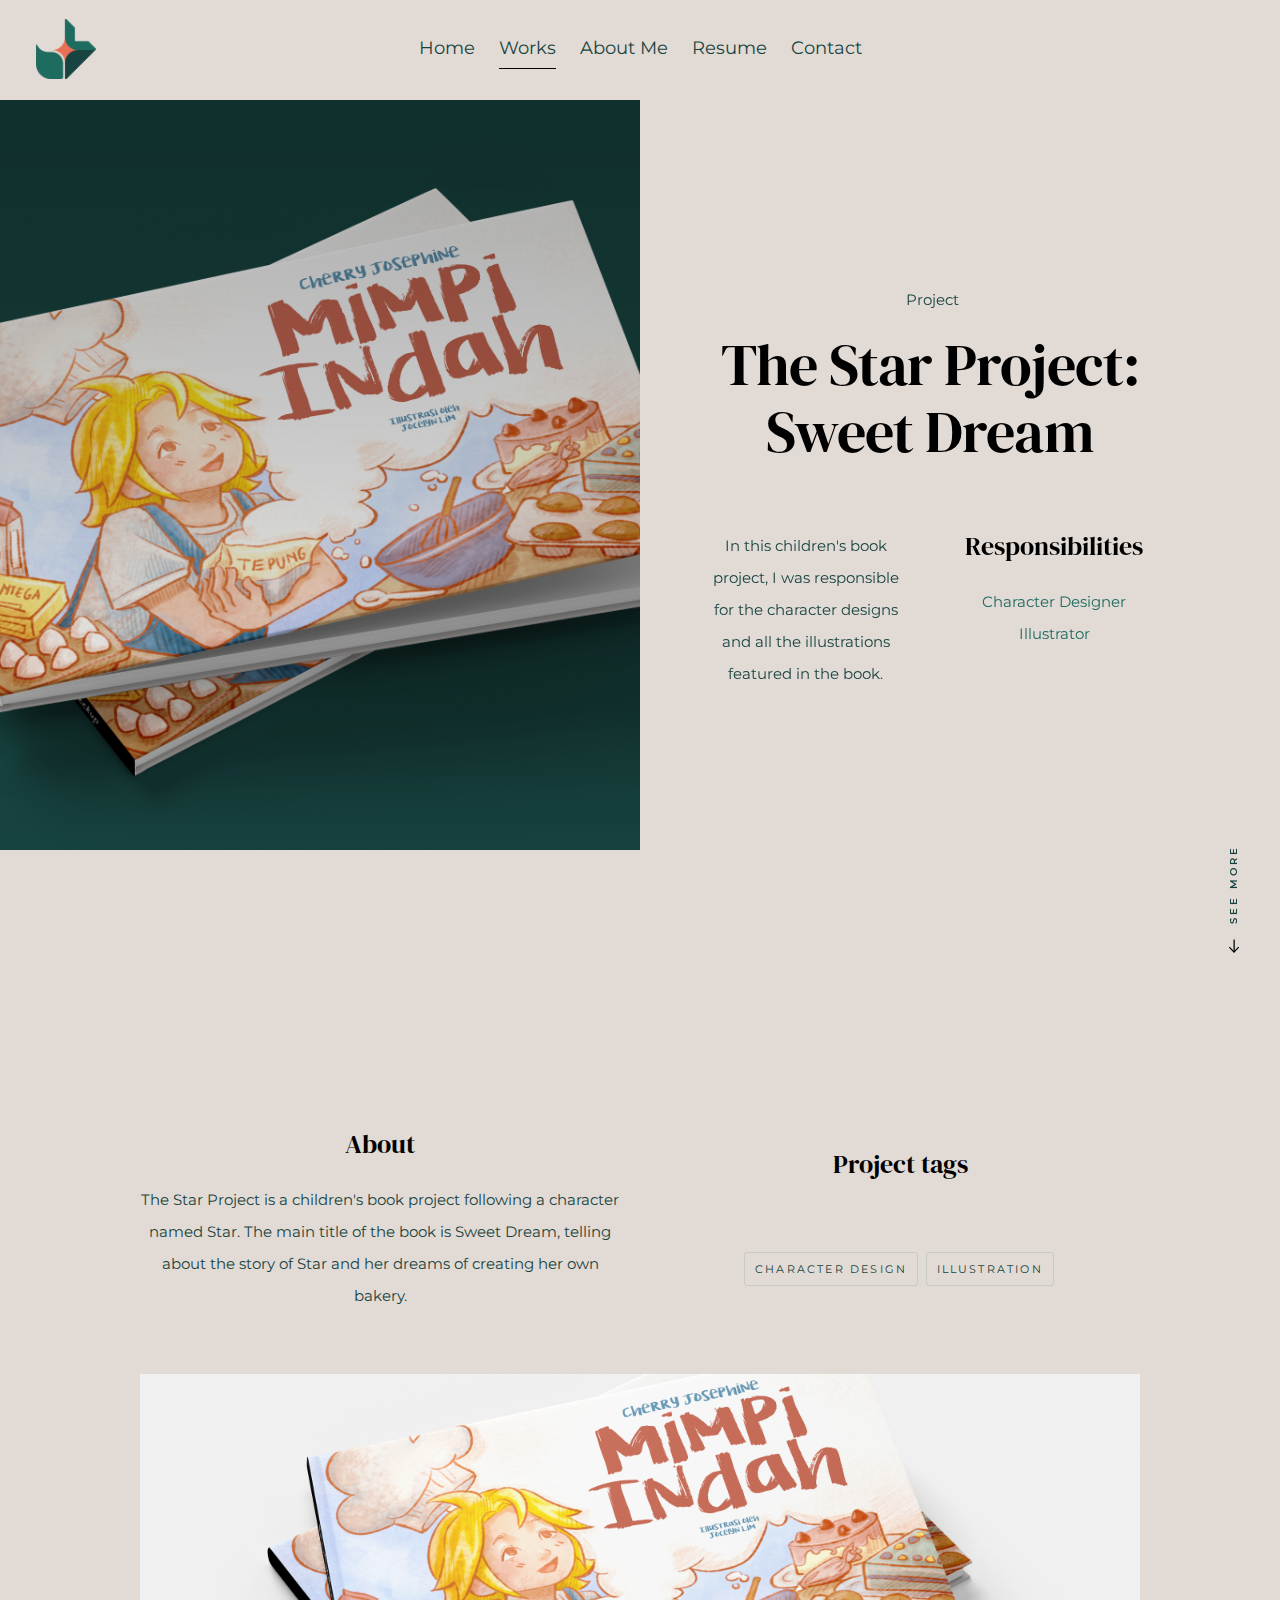
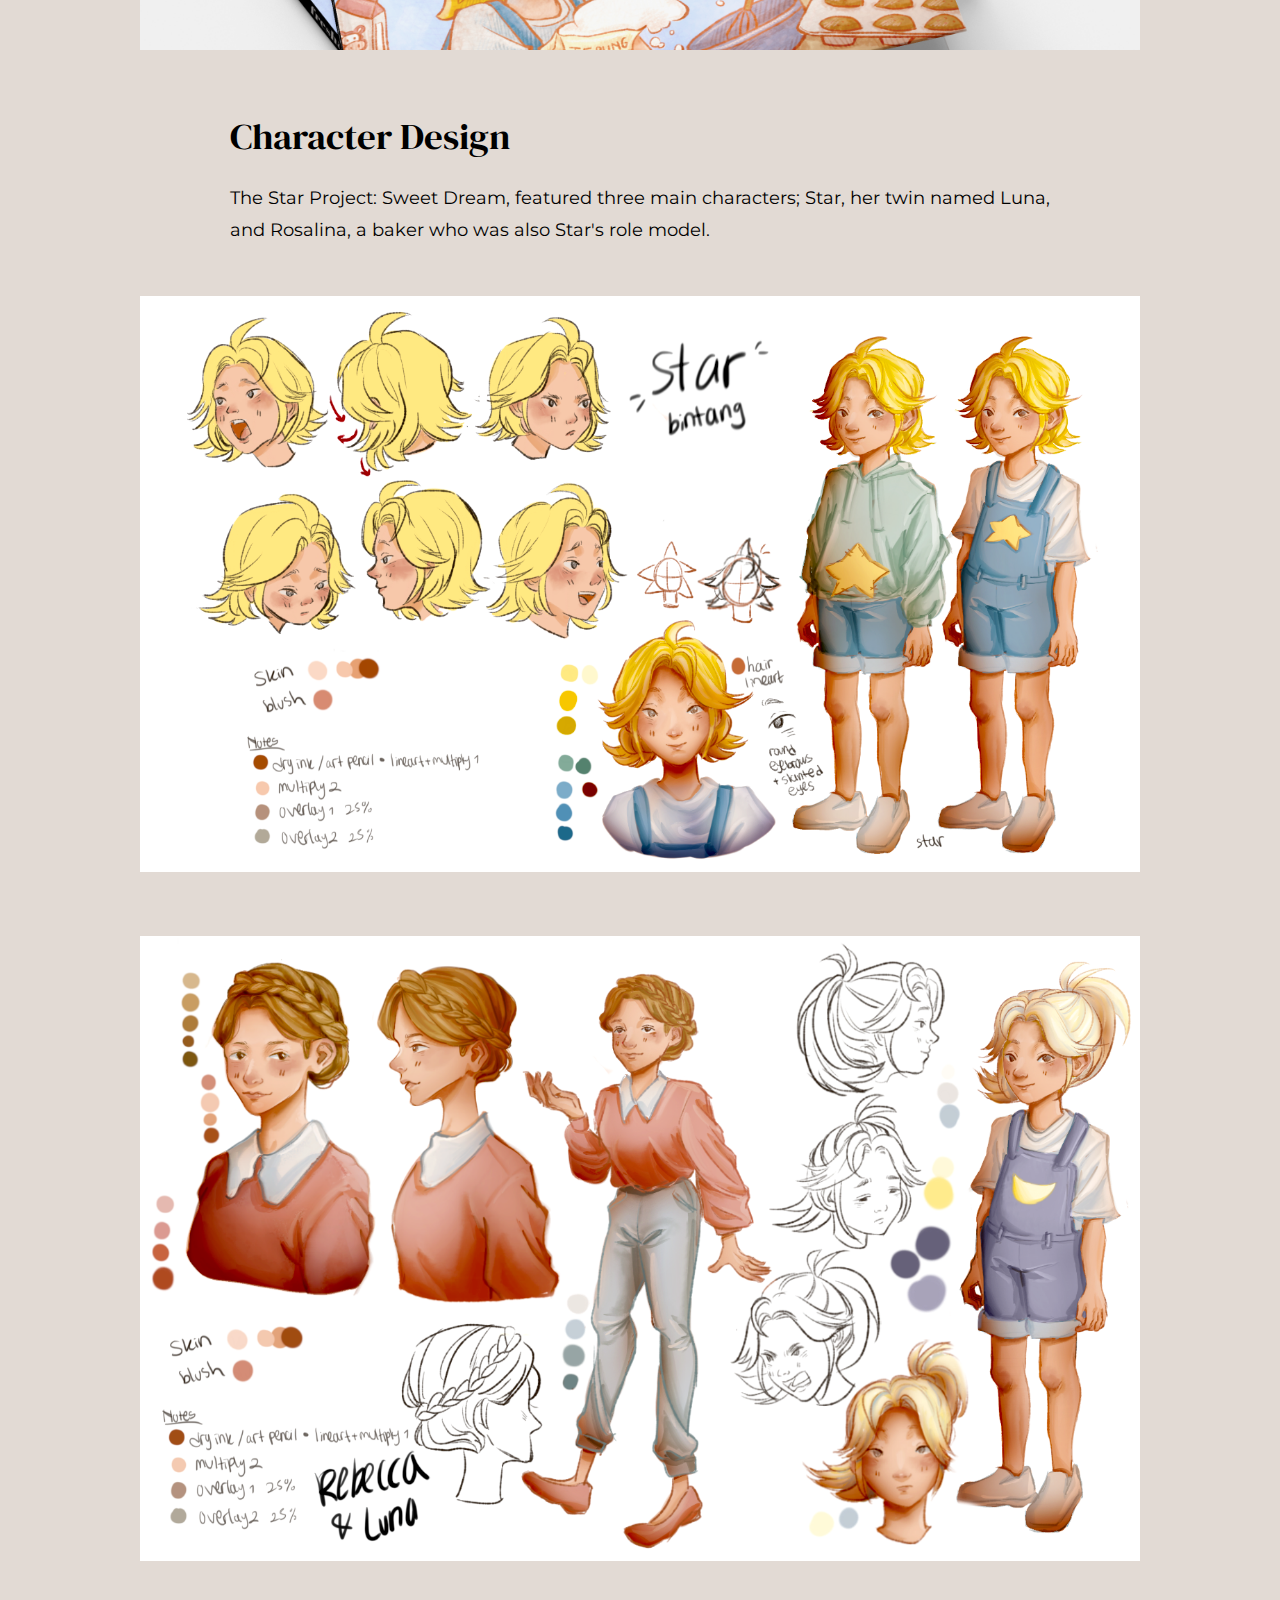
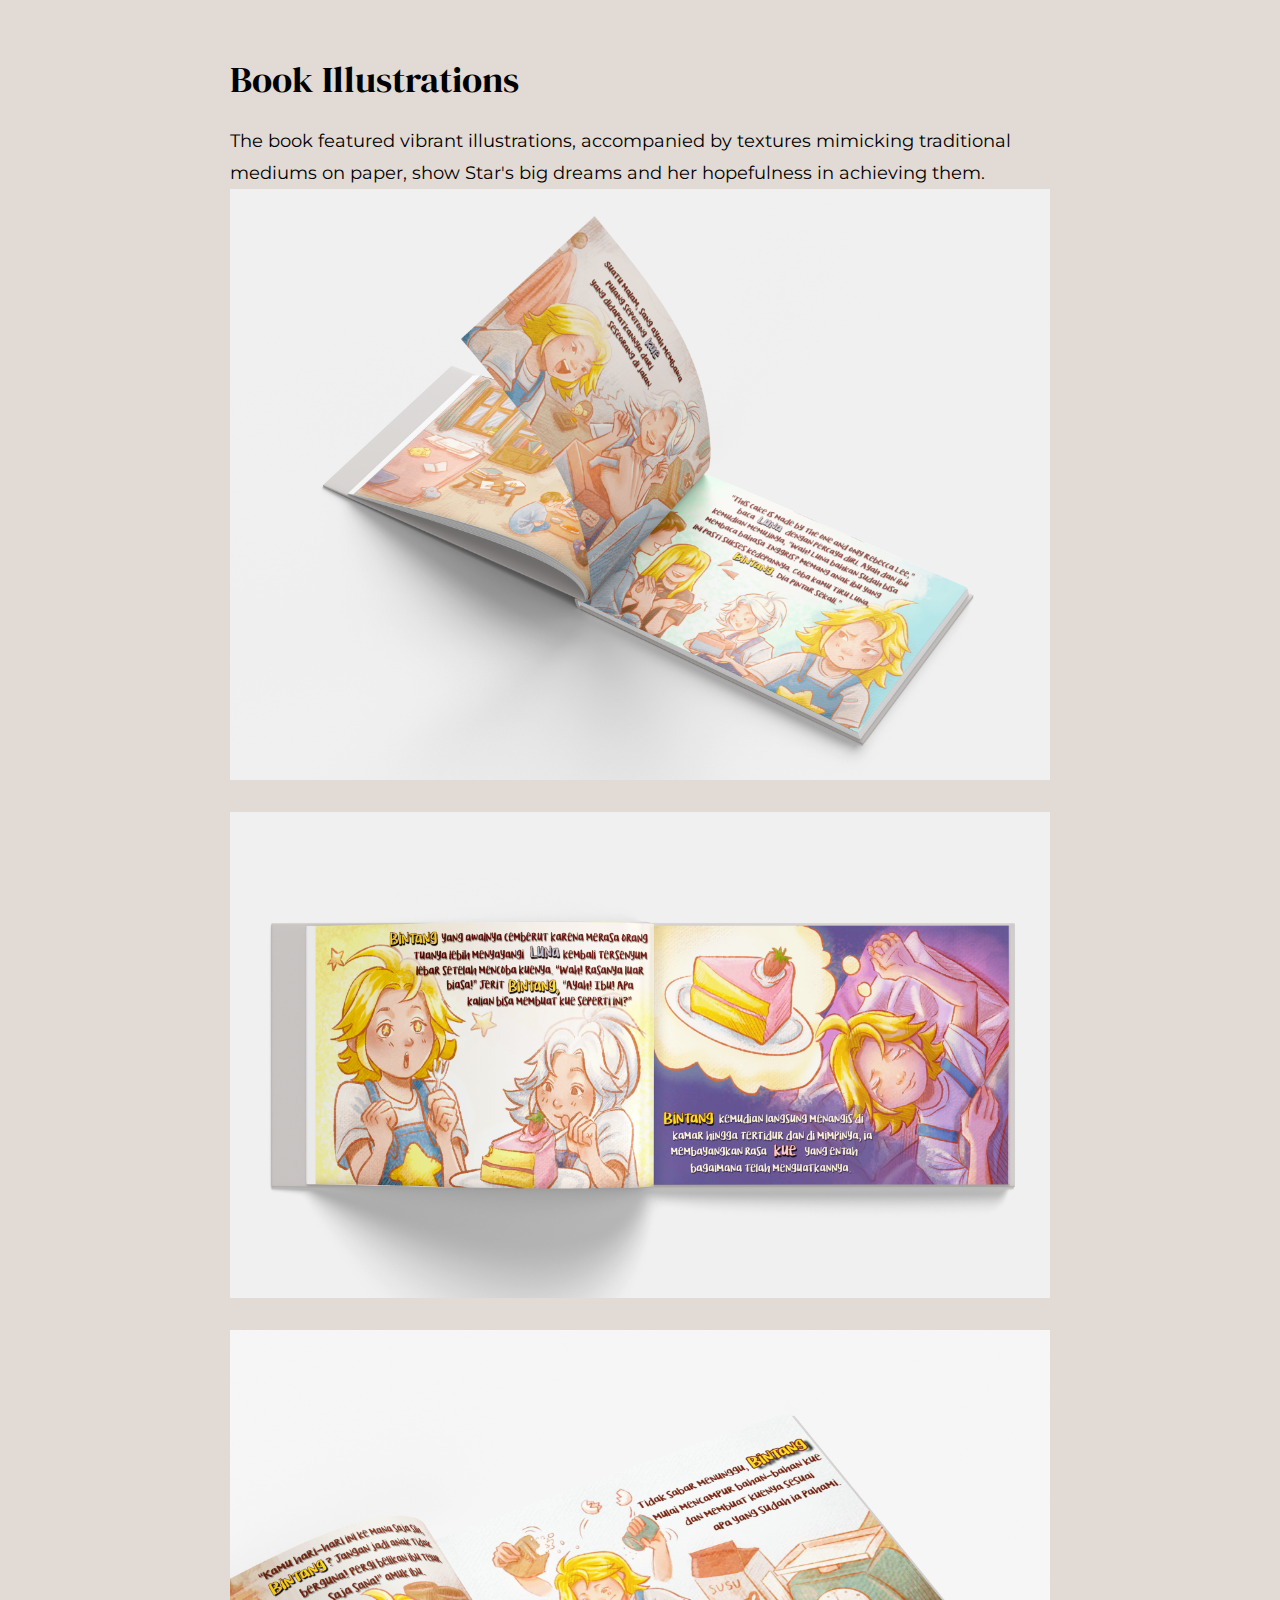
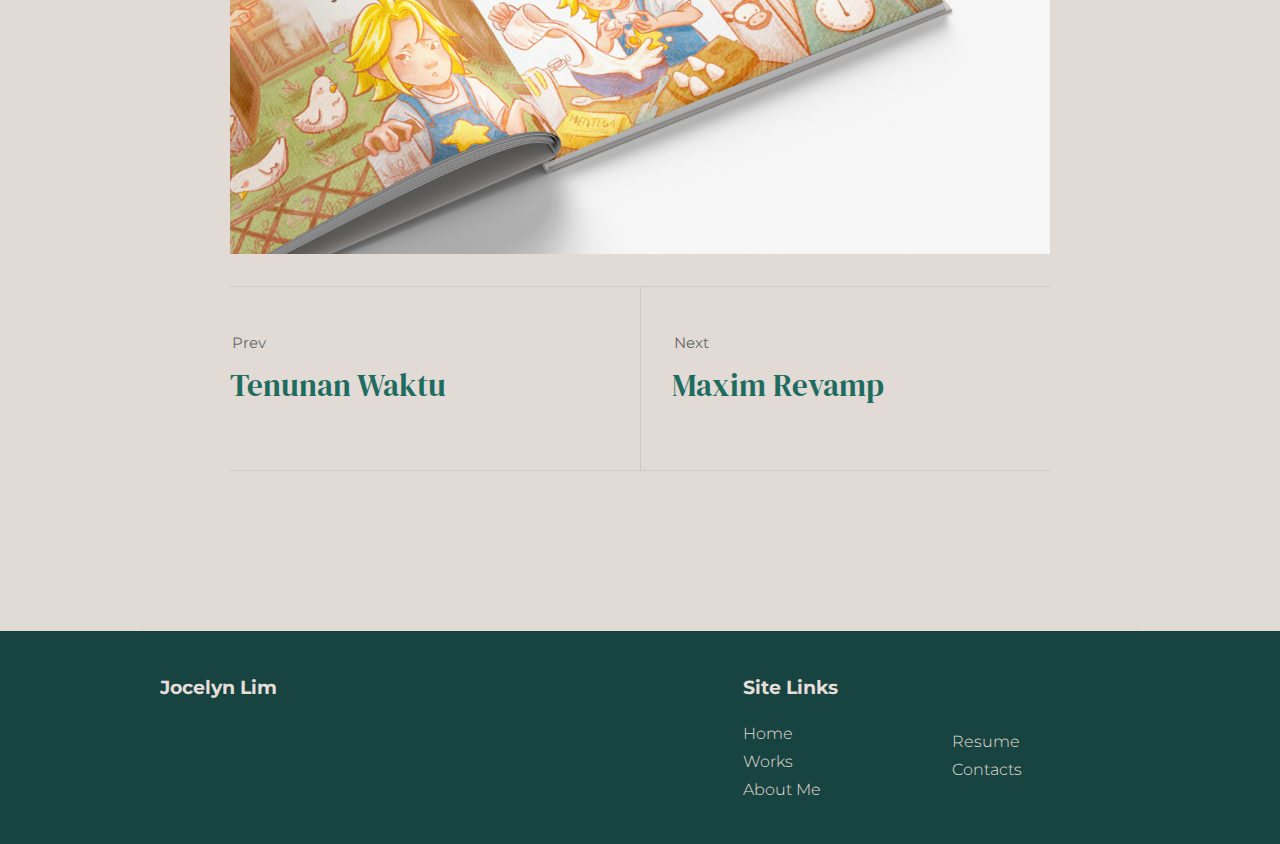
<file: Star.html>
<!DOCTYPE html>
    <html lang="en" class="no-js" >
    <head>
    
        <meta charset="utf-8">
        <meta name="viewport" content="width=device-width, initial-scale=1">
        <title>Jocelyn Lim's Portfolio</title>
    
        <script>
            document.documentElement.classList.remove('no-js');
            document.documentElement.classList.add('js');
        </script>
    
       
        <link rel="stylesheet" href="styles.css">
    
       
        <link rel="icon" type="image/png" sizes="32x32" href="images/About me/Logo.png">
        <link rel="icon" type="image/png" sizes="16x16" href="images/About me/Logo.png">
    
        <link rel="preconnect" href="https://fonts.googleapis.com">
        <link rel="preconnect" href="https://fonts.gstatic.com" crossorigin>
        <link href="https://fonts.googleapis.com/css2?family=DM+Serif+Display:ital@0;1&display=swap" rel="stylesheet">
    
        <link rel="preconnect" href="https://fonts.googleapis.com">
        <link rel="preconnect" href="https://fonts.gstatic.com" crossorigin>
        <link href="https://fonts.googleapis.com/css2?family=Montserrat:wght@700&display=swap" rel="stylesheet">
        
        <link rel="preconnect" href="https://fonts.googleapis.com">
        <link rel="preconnect" href="https://fonts.gstatic.com" crossorigin>
        <link href="https://fonts.googleapis.com/css2?family=Montserrat&display=swap" rel="stylesheet">
    </head>

<body id="top">


  
    <div id="preloader">
        <div id="loader" class="dots-fade">
            <div></div>
            <div></div>
            <div></div>
        </div>
    </div>


   
    <div id="page" class="s-pagewrap">


       
        <header id="masthead" class="s-header">

            <div class="s-header__branding">
                <p class="site-title">
                    <a href="index.html" rel="home"> <img src="images/About me/Logo.png" style="height: 60px;"> </a>
                    </p>
            </div>

            <div class="row s-header__navigation" >

                <nav class="s-header__nav-wrap">
    
                    <h3 class="s-header__nav-heading">Navigate to</h3>
    
                    <ul class="s-header__nav">
                        <li><a href="index.html" title="">Home</a></li>            
                        <li class="current-menu-item"><a href="works.html" title="">Works</a></li>                      
                        <li><a href="about.html" title="">About Me</a></li>
                        <li><a href="resume.html" title="">Resume</a></li>
                        <li><a href="contact.html" title="">Contact</a></li>
                    </ul>

                </nav> 
    
            </div> 

            <a class="s-header__menu-toggle" href="#0"><span>Menu</span></a>
           
        </header> 


     
        <div id="content" class="s-content s-content--blog" style="background-color: #e2dad4; padding-top: 100px;">

            <div class="hero">

                <div class="hero__slider swiper-container">

                    <div class="swiper-wrapper"">
                        <article class="hero__slide swiper-slide" style="background-color: #e2dad4;">
                            <div class="hero__entry-image" style="background-image: url('images/Star/Star_Cover1.png');"></div>
                            <div class="hero__entry-text">
                                <div class="hero__entry-text-inner" style="background-color: #e2dad4; padding: 0px;">
                                    <div class="hero__entry-meta">
                                        <span class="body">
                                            <p>Project</p>
                                        </span>
                                    </div>
                                    <h2 class="hero__entry-title" style="margin-bottom: 8px;">
                                        The Star Project: Sweet Dream
                                    </h2>
                                    <div class="row block-large-1-2 block-tab-whole entry__blocks" style="padding-top: 0px;">
                                        <div class="column">
                                            <p class="body">
                                                In this children's book project, I was responsible for the character designs and all the illustrations featured in the book. </p>                                            
                                            </div>

                                        
                                                <div class="column">
                                            <h4>Responsibilities</h4>
    
                                    <div class="entry__meta">
                                        
                                        <div class="entry__meta-cat">
                                            <span>
                                                <p class="body"  style="color: #1e6b60;">Character Designer</p>
                                                <p class="body"  style="color: #1e6b60;">Illustrator</p>
                                            </span>
                                        </div>
                                    </div>
                                    </div>
                                </div>
                            </div>
                        </article>
    
                    </div> 
    
                </div> 

                <a href="#bricks" class="hero__scroll-down smoothscroll">
                    <svg width="24" height="24" fill="none" viewBox="0 0 24 24">
                        <path stroke="currentColor" stroke-linecap="round" stroke-linejoin="round" stroke-width="1.5" d="M10.25 6.75L4.75 12L10.25 17.25"></path>
                        <path stroke="currentColor" stroke-linecap="round" stroke-linejoin="round" stroke-width="1.5" d="M19.25 12H5"></path>
                    </svg>
                    <span>See More</span>
                </a>
            
            </div>
            <div id="bricks" class="bricks">

                <div class="row entry-wrap">
                    <div class="column lg-12">

                        <article class="entry format-standard">

                            <header class="entry__header"  style="margin-bottom: 0px;">
                                <div class="row block-large-1-2 block-tab-whole entry__blocks">
                                    <div class="column">
                                        <h4>About</h4>
                                        <p class="body">
                                            The Star Project is a children's book project following a character named Star. The main title of the book is Sweet Dream, telling about the story of Star and her dreams of creating her own bakery. </p>
                                        </div>
    
                                    <div class="column">
                                        <h4 style="margin-top: 20px;">Project tags</h4>

                                <div class="entry__meta">
                                    
                                    <p class="entry__tags">                    
                                        <span class="entry__tag-list">
                                            <a href="#0"  style="cursor: default;">Character Design</a>
                                            <a href="#0"  style="cursor: default;">Illustration</a>
                                        </span>
                        
                                    </p>
                                </div>
                                
                            </header>


                            <div class="entry__media">
                                <figure class="featured-image">
                                    <img src="images/Star/Star_Book Cover2.png">
                                </figure>
                            </div>



                            <div class="content-primary">

                                <div class="entry__content">

                                    <h2>Character Design</h2>
            
                                    <p>
                                        The Star Project: Sweet Dream,  featured three main characters; Star, her twin named Luna, and Rosalina, a baker who was also Star's role model.</p>
                                        
                                        <figure class="alignwide">
                                            <img src="images/Star/STAR- star character sheet.png">
                                       
                                            <img src="images/Star/STAR- Rebecca and luna  character sheet1.png">
                                        </figure>

                                            <h2>Book Illustrations</h2>
            
                                        <p>
                                            The book featured vibrant illustrations, accompanied by textures mimicking traditional mediums on paper, show Star's big dreams and her hopefulness in achieving them. 
                                            </p>


                                            <img src="images/Star/Star_Page1.png" style="width:100%">
                                            <br> <br>
                                            <img src="images/Star/Star_Page2.png" style="width:100%">
                                            <br> <br>
                                            <img src="images/Star/Star_page3.png" style="width:100%">
                                </div> 

                                <br>


                               <div class="post-nav">
                                    <div class="post-nav__prev">
                                        <a href="Tenunan Waktu.html" rel="prev">
                                            <span>Prev</span>
                                            Tenunan Waktu
                                        </a>
                                    </div>
                                    <div class="post-nav__next">
                                        <a href="Maxim.html" rel="next">
                                            <span>Next</span>
                                            Maxim Revamp
                                        </a>
                                    </div>
                                </div>

                            </div> 

                        </article> 

                    </div>
                </div> 
        </section>
                                
        <footer id="colophon" class="s-footer">


            <div class="row s-footer__main">

                <div class="column lg-5 md-6 tab-12 s-footer__about">
                    <h4>Jocelyn Lim</h4>

                </div> 

                <div class="column lg-5 md-6 tab-12">
                    <div class="row">
                        <div class="column lg-6">
                             <h4>Site Links</h4>
                            <ul class="link-list">
                                <li><a href="index.html">Home</a></li>
                                <li><a href="works.html">Works</a></li>
                                <li><a href="about.html">About Me</a></li>
                            </ul>
                        </div>
                        <div class="column lg-6">
                            <br> <br>
                            <ul class="link-list">
                                <li><a href="resume.html">Resume</a></li>
                                <li><a href="contact.html">Contacts</a></li>
                            </ul>
                        </div>
                    </div>
                </div>
            </div>

           
            <div class="ss-go-top">
                <a class="smoothscroll" title="Back to Top" href="#top">
                    <svg width="24" height="24" fill="none" viewBox="0 0 24 24">
                        <path stroke="currentColor" stroke-linecap="round" stroke-linejoin="round" stroke-width="1.5" d="M17.25 10.25L12 4.75L6.75 10.25"/>
                        <path stroke="currentColor" stroke-linecap="round" stroke-linejoin="round" stroke-width="1.5" d="M12 19.25V5.75"/>
                    </svg>
                </a>
            </div> 

        </footer>


  
    <script src="plugins.js"></script>
    <script src="main.js"></script>

</body>
</html>
</file>
<file: styles.css>
@import url("https://fonts.googleapis.com/css2?family=Castoro:ital@0;1&family=Inter:wght@300;400;500;600;700&display=swap");

:root {
    --font-1    : "Montserrat", sans-serif;
    --font-2    : "DM Serif Display", serif;

    /* monospace
    */
    --font-mono : Consolas, "Andale Mono", Courier, "Courier New", monospace;
}

  
  .title {
    font-family:DM Serif Display;
    font-size: 80px;
    text-align: left;
    margin-top: 0px;
    padding-top: 0px;
    color: #174440;
  }
  
  .headline {
    font-family:DM Serif Display;
    font-size: 45px;
    text-align: left;
    margin: 0px;
    margin-bottom: 24px;
    color:#174440
  }
  
  .subheading {
    font-family:DM Serif Display;
    font-size: 20px;
    color: #174440;
    margin-top: 0px;
    margin-bottom: 0px;
  }
  
  .large-body {
      font-size: 15px;
      font-weight: bold;
      color: #174440;
      padding: 0px;
      margin: 0px;
  }
  
  .body {
    font-size: 15px;
    margin-bottom: 0px;
    color: #174440;
  }

  .software-icon {
    height: 80px;
    margin: 5px;
    }


      .contact-icon {
        width: 25px;
        margin: 5px;
        margin-right:8px;
        vertical-align: text-bottom;

      }

      .button-project {
        cursor: default;   
        background-color: #174440;
        color: #E6DED9;   
        border: none;
    }

    .button-project:hover{
        background-color: #1e6b60;
        color: white;   

    }
    

      .cvimage {
        width: 60%; 
        display: block;
        margin-left: auto;
        margin-right: auto;
      }

    

      @media screen and (max-width: 600px) {
        .cvimage {
            width: 95%;
        }

        .profileimg {
            width:80%;
            display: block;
            margin-left: auto;
            margin-right: auto;
        }

        /* img {
            display: block;
            margin: auto auto;
        } */

        .headline {
            text-align: center;
        }
        }


        .mySlides {display: none}
        img {vertical-align: middle;}
        
        /* Slideshow container */
        .slideshow-container {
          max-width: 1000px;
          position: relative;
          margin: auto;
        }
        
        /* Next & previous buttons */
        .prev, .next {
          cursor: pointer;
          position: absolute;
          top: 50%;
          width: auto;
          padding: 16px;
          margin-top: -22px;
          color: white;
          font-weight: bold;
          font-size: 18px;
          transition: 0.6s ease;
          border-radius: 0 3px 3px 0;
          user-select: none;
        }
        
        /* Position the "next button" to the right */
        .next {
          right: 0;
          border-radius: 3px 0 0 3px;
        }
        
        /* On hover, add a black background color with a little bit see-through */
        .prev:hover, .next:hover {
          background-color: #174440;
        }
        
        /* Caption text */
        .text {
          color: #f2f2f2;
          font-size: 15px;
          padding: 8px 12px;
          position: absolute;
          bottom: 8px;
          width: 100%;
          text-align: center;
        }
        
        /* Number text (1/3 etc) */
        .numbertext {
          color: #f2f2f2;
          font-size: 12px;
          padding: 8px 12px;
          position: absolute;
          top: 0;
        }
        
        /* The dots/bullets/indicators */
        .dot {
          cursor: pointer;
          height: 15px;
          width: 15px;
          margin: 0 2px;
          background-color: #bbb;
          border-radius: 50%;
          display: inline-block;
          transition: background-color 0.6s ease;
        }
        
        .active, .dot:hover {
          background-color: #E86F53;
        }
        
        /* Fading animation */
        .fade {
          animation-name: fade;
          animation-duration: 1.5s;
        }
        
        @keyframes fade {
          from {opacity: .4} 
          to {opacity: 1}
        }
        
        /* On smaller screens, decrease text size */
        @media only screen and (max-width: 300px) {
          .prev, .next,.text {font-size: 11px}
        }


      
/* ------------------------------------------------------------------- 
 * ## colors
 * ------------------------------------------------------------------- */
:root {

    /* color-1(#04776F)
     * color-2(#DD614A)
     */
    --color-1                      : hsla(176, 93%, 24%, 1);
    --color-2                      : hsla(9, 68%, 58%, 1);

    /* theme color variations
     */
    --color-1-lighter              : hsla(176, 93%, 44%, 1);
    --color-1-light                : hsla(176, 93%, 34%, 1);
    --color-1-dark                 : hsla(176, 93%, 14%, 1);
    --color-1-darker               : hsla(176, 93%, 8%, 1);
    --color-2-lighter              : hsla(9, 68%, 78%, 1);
    --color-2-light                : hsla(9, 68%, 68%, 1);
    --color-2-dark                 : hsla(9, 68%, 48%, 1);
    --color-2-darker               : hsla(9, 68%, 38%, 1);

    /* feedback colors
     * color-error(#ffd1d2), color-success(#c8e675), 
     * color-info(#d7ecfb), color-notice(#fff099)
     */
    --color-error                  : hsla(359, 100%, 91%, 1);
    --color-success                : hsla(76, 69%, 68%, 1);
    --color-info                   : hsla(205, 82%, 91%, 1);
    --color-notice                 : hsla(51, 100%, 80%, 1);
    --color-error-content          : hsla(359, 50%, 50%, 1);
    --color-success-content        : hsla(76, 29%, 28%, 1);
    --color-info-content           : hsla(205, 32%, 31%, 1);
    --color-notice-content         : hsla(51, 30%, 30%, 1);

    /* shades 
     * generated using 
     * Tint & Shade Generator 
     * (https://maketintsandshades.com/)
     */
    --color-black                  : #000000;
    --color-gray-19                : #141415;
    --color-gray-18                : #27292a;
    --color-gray-17                : #3b3d40;
    --color-gray-16                : #4f5255;
    --color-gray-15                : #63676a;
    --color-gray-14                : #767b7f;
    --color-gray-13                : #8a9094;
    --color-gray-12                : #9ea4aa;
    --color-gray-11                : #b1b9bf;
    --color-gray-10                : #c5cdd4;
    --color-gray-9                 : #cbd2d8;
    --color-gray-8                 : #d1d7dd;
    --color-gray-7                 : #d6dce1;
    --color-gray-6                 : #dce1e5;
    --color-gray-5                 : #e2e6ea;
    --color-gray-4                 : #e8ebee;
    --color-gray-3                 : #eef0f2;
    --color-gray-2                 : #f3f5f6;
    --color-gray-1                 : #f9fafb;
    --color-white                  : #ffffff;

    /* text
     */
    --color-text                   : var(--color-black);
    --color-text-dark              : var(--color-black);
    --color-text-light             : var(--color-gray-15);
    --color-placeholder            : var(--color-gray-13);

    /* buttons
     */
    --color-btn                    : var(--color-gray-5);
    --color-btn-text               : var(--color-black);
    --color-btn-hover              : var(--color-gray-7);
    --color-btn-hover-text         : var(--color-black);
    --color-btn-primary            : var(--color-black);
    --color-btn-primary-text       : var(--color-white);
    --color-btn-primary-hover      : var(--color-1);
    --color-btn-primary-hover-text : var(--color-white);
    --color-btn-stroke             : var(--color-black);
    --color-btn-stroke-text        : var(--color-black);
    --color-btn-stroke-hover       : var(--color-black);
    --color-btn-stroke-hover-text  : var(--color-white);

    /* preloader
     */
    --color-preloader-bg           : white;
    --color-loader                 : black;
    --color-loader-light           : rgba(0, 0, 0, 0.1);

    /* others
     */
    --color-body                   : white;
    --color-border                 : rgba(0, 0, 0, .08);
    --border-radius                : 3px;
}

/* ------------------------------------------------------------------- 
 * ## spacing and typescale
 * ------------------------------------------------------------------- */
:root {

    /* spacing
     * base font size: 18px 
     * vertical space unit : 32px
     */
    --base-size        : 62.5%;
    --multiplier       : 1;
    --base-font-size   : calc(1.8rem * var(--multiplier));
    --space            : calc(3.2rem * var(--multiplier));

    /* vertical spacing 
     */
    --vspace-0_125     : calc(0.125 * var(--space));
    --vspace-0_25      : calc(0.25 * var(--space));
    --vspace-0_375     : calc(0.375 * var(--space));
    --vspace-0_5       : calc(0.5 * var(--space));
    --vspace-0_625     : calc(0.625 * var(--space));
    --vspace-0_75      : calc(0.75 * var(--space));
    --vspace-0_875     : calc(0.875 * var(--space));
    --vspace-1         : calc(var(--space));
    --vspace-1_25      : calc(1.25 * var(--space));
    --vspace-1_5       : calc(1.5 * var(--space));
    --vspace-1_75      : calc(1.75 * var(--space));
    --vspace-2         : calc(2 * var(--space));
    --vspace-2_5       : calc(2.5 * var(--space));
    --vspace-3         : calc(3 * var(--space));
    --vspace-3_5       : calc(3.5 * var(--space));
    --vspace-4         : calc(4 * var(--space));
    --vspace-4_5       : calc(4.5 * var(--space));
    --vspace-5         : calc(5 * var(--space));

    /* type scale
     * ratio 1         :2 | base: 18px
     * -------------------------------------------------------
     *
     * --text-display-3 = (77.40px)
     * --text-display-2 = (64.50px)
     * --text-display-1 = (53.75px)
     * --text-xxxl      = (44.79px)
     * --text-xxl       = (37.32px)
     * --text-xl        = (31.10px)
     * --text-lg        = (25.92px)
     * --text-md        = (21.60px)
     * --text-size      = (18.00px) BASE
     * --text-sm        = (15.00px)
     * --text-xs        = (12.50px)
     *
     * ---------------------------------------------------------
     */
    --text-scale-ratio : 1.2;
    --text-size        : var(--base-font-size);
    --text-xs          : calc((var(--text-size) / var(--text-scale-ratio)) / var(--text-scale-ratio));
    --text-sm          : calc(var(--text-xs) * var(--text-scale-ratio));
    --text-md          : calc(var(--text-sm) * var(--text-scale-ratio) * var(--text-scale-ratio));
    --text-lg          : calc(var(--text-md) * var(--text-scale-ratio));
    --text-xl          : calc(var(--text-lg) * var(--text-scale-ratio));
    --text-xxl         : calc(var(--text-xl) * var(--text-scale-ratio));
    --text-xxxl        : calc(var(--text-xxl) * var(--text-scale-ratio));
    --text-display-1   : calc(var(--text-xxxl) * var(--text-scale-ratio));
    --text-display-2   : calc(var(--text-display-1) * var(--text-scale-ratio));
    --text-display-3   : calc(var(--text-display-2) * var(--text-scale-ratio));

    /* default button height
     */
    --vspace-btn       : var(--vspace-2);
}

/* on mobile devices below 600px, change the value of '--multiplier' 
 * to adjust the values of base font size and vertical space unit.
 */
@media screen and (max-width: 600px) {
    :root {
        --multiplier : .9375;
    }
}

/* ------------------------------------------------------------------- 
 * ## grid variables
 * ------------------------------------------------------------------- */
:root {

    /* widths for rows and containers
     */
    --width-full     : 100%;
    --width-max      : 1200px;
    --width-wide     : 1400px;
    --width-wider    : 1600px;
    --width-widest   : 1800px;
    --width-narrow   : 1000px;
    --width-narrower : 800px;
    --width-grid-max : var(--width-max);

    /* gutter
     */
    --gutter         : 2rem;
}

/* on medium screen devices
 */
@media screen and (max-width: 1200px) {
    :root {
        --gutter : 1.8rem;
    }
}

/* on mobile devices
 */
@media screen and (max-width: 600px) {
    :root {
        --gutter : 1rem;
    }
}

.grid-container {
    display: grid;
    grid-template-columns: auto auto;
    grid-gap: 64px;
  }

/* ====================================================================
 * # NORMALIZE
 *
 *
 * --------------------------------------------------------------------
 * normalize.css v8.0.1 | MIT License |
 * github.com/necolas/normalize.css
 * -------------------------------------------------------------------- */
html {
    line-height              : 1.15;
    -webkit-text-size-adjust : 100%;
}

body {
    margin : 0;
}

main {
    display : block;
}

h1 {
    font-size : 2em;
    margin    : 0.67em 0;
}

hr {
    box-sizing : content-box;
    height     : 0;
    overflow   : visible;
}

pre {
    font-family : monospace, monospace;
    font-size   : 1em;
}

a {
    background-color : transparent;
}

abbr[title] {
    border-bottom   : none;
    text-decoration : underline;
    text-decoration : underline dotted;
}

b,
strong {
    font-weight : bolder;
}

code,
kbd,
samp {
    font-family : monospace, monospace;
    font-size   : 1em;
}

small {
    font-size : 80%;
}

sub,
sup {
    font-size      : 75%;
    line-height    : 0;
    position       : relative;
    vertical-align : baseline;
}

sub {
    bottom : -0.25em;
}

sup {
    top : -0.5em;
}

img {
    border-style : none;
}

button,
input,
optgroup,
select,
textarea {
    font-family : inherit;
    font-size   : 100%;
    line-height : 1.15;
    margin      : 0;
}

button,
input {
    overflow : visible;
}

button,
select {
    text-transform : none;
}

button,
[type="button"],
[type="reset"],
[type="submit"] {
    -webkit-appearance : button;
}

button::-moz-focus-inner,
[type="button"]::-moz-focus-inner,
[type="reset"]::-moz-focus-inner,
[type="submit"]::-moz-focus-inner {
    border-style : none;
    padding      : 0;
}

button:-moz-focusring,
[type="button"]:-moz-focusring,
[type="reset"]:-moz-focusring,
[type="submit"]:-moz-focusring {
    outline : 1px dotted ButtonText;
}

fieldset {
    padding : 0.35em 0.75em 0.625em;
}

legend {
    box-sizing  : border-box;
    color       : inherit;
    display     : table;
    max-width   : 100%;
    padding     : 0;
    white-space : normal;
}

progress {
    vertical-align : baseline;
}

textarea {
    overflow : auto;
}

[type="checkbox"],
[type="radio"] {
    box-sizing : border-box;
    padding    : 0;
}

[type="number"]::-webkit-inner-spin-button,
[type="number"]::-webkit-outer-spin-button {
    height : auto;
}

[type="search"] {
    -webkit-appearance : textfield;
    outline-offset     : -2px;
}

[type="search"]::-webkit-search-decoration {
    -webkit-appearance : none;
}

::-webkit-file-upload-button {
    -webkit-appearance : button;
    font               : inherit;
}

details {
    display : block;
}

summary {
    display : list-item;
}

template {
    display : none;
}

[hidden] {
    display : none;
}


/* ===================================================================
 * # BASE SETUP
 *
 *
 * ------------------------------------------------------------------- */
html {
    font-size  : var(--base-size);
    box-sizing : border-box;
}

*,
*::before,
*::after {
    box-sizing : inherit;
}

html,
body {
    height : 100%;
}

body {
    background-color            : var(--color-body);
    -webkit-overflow-scrolling  : touch;
    -webkit-text-size-adjust    : 100%;
    -webkit-tap-highlight-color : rgba(0, 0, 0, 0);
    -webkit-font-smoothing      : antialiased;
    -moz-osx-font-smoothing     : grayscale;
}

p {
    font-size      : inherit;
    text-rendering : optimizeLegibility;
}

a {
    text-decoration : none;
}

svg,
img,
video {
    max-width : 100%;
    height    : auto;
}

pre {
    overflow : auto;
}

div,
dl,
dt,
dd,
ul,
ol,
li,
h1,
h2,
h3,
h4,
h5,
h6,
pre,
form,
p,
blockquote,
th,
td {
    margin  : 0;
    padding : 0;
}

input[type="email"],
input[type="number"],
input[type="search"],
input[type="text"],
input[type="tel"],
input[type="url"],
input[type="password"],
textarea {
    -webkit-appearance : none;
    -moz-appearance    : none;
    appearance         : none;
}


/* ===================================================================
 * # GRID v4.0.0
 *
 *
 *   -----------------------------------------------------------------
 * - Grid breakpoints are based on MAXIMUM WIDTH media queries, 
 *   meaning they apply to that one breakpoint and ALL THOSE BELOW IT.
 * - Grid columns without a specified width will automatically layout 
 *   as equal width columns.
 *
 * - BLOCK GRID columns(columns inside BLOCK GRID containers) are 
 *   equally-sized columns define at parent/row level. 
 *   A BLOCK GRID container's class attribute value begins with "block-".
 *
 * ------------------------------------------------------------------- */

/* row 
 */
.row {
    width     : 92%;
    max-width : var(--width-grid-max);
    margin    : 0 auto;
    display   : flex;
    flex-flow : row wrap;
}

.row .row {
    width        : auto;
    max-width    : none;
    margin-left  : calc(var(--gutter) * -1);
    margin-right : calc(var(--gutter) * -1);
}

/* column
 */
.column {
    display : block;
    flex    : 1 1 0%;
    padding : 0 var(--gutter);
}

.collapse>.column,
.column.collapse {
    padding : 0;
}

/* row utility classes
 */
.row.row-wrap {
    flex-wrap : wrap;
}

.row.row-nowrap {
    flex-wrap : nowrap;
}

.row.row-y-top {
    align-items : flex-start;
}

.row.row-y-bottom {
    align-items : flex-end;
}

.row.row-y-center {
    align-items : center;
}

.row.row-stretch {
    align-items : stretch;
}

.row.row-baseline {
    align-items : baseline;
}

.row.row-x-left {
    justify-content : flex-start;
}

.row.row-x-right {
    justify-content : flex-end;
}

.row.row-x-center {
    justify-content : center;
}

/* --------------------------------------------------------------------
 * ## large screen devices 
 * -------------------------------------------------------------------- */
.lg-1 {
    flex  : none;
    width : 8.33333%;
}

.lg-2 {
    flex  : none;
    width : 16.66667%;
}

.lg-3 {
    flex  : none;
    width : 25%;
}

.lg-4 {
    flex  : none;
    width : 33.33333%;
}

.lg-5 {
    flex  : none;
    width : 41.66667%;
}

.lg-6 {
    flex  : none;
    width : 50%;
}

.lg-7 {
    flex  : none;
    width : 58.33333%;
}

.lg-8 {
    flex  : none;
    width : 66.66667%;
}

.lg-9 {
    flex  : none;
    width : 75%;
}

.lg-10 {
    flex  : none;
    width : 83.33333%;
}

.lg-11 {
    flex  : none;
    width : 91.66667%;
}

.lg-12 {
    flex  : none;
    width : 100%;
}

.block-lg-one-eight>.column {
    flex  : none;
    width : 12.5%;
}

.block-lg-one-sixth>.column {
    flex  : none;
    width : 16.66667%;
}

.block-lg-one-fifth>.column {
    flex  : none;
    width : 20%;
}

.block-lg-one-fourth>.column {
    flex  : none;
    width : 25%;
}

.block-lg-one-third>.column {
    flex  : none;
    width : 33.33333%;
}

.block-lg-one-half>.column {
    flex  : none;
    width : 50%;
}

.block-lg-whole>.column {
    flex  : none;
    width : 100%;
}

/* --------------------------------------------------------------------
 * ## medium screen devices 
 * -------------------------------------------------------------------- */
@media screen and (max-width: 1200px) {
    .md-1 {
        flex  : none;
        width : 8.33333%;
    }

    .md-2 {
        flex  : none;
        width : 16.66667%;
    }

    .md-3 {
        flex  : none;
        width : 25%;
    }

    .md-4 {
        flex  : none;
        width : 33.33333%;
    }

    .md-5 {
        flex  : none;
        width : 41.66667%;
    }

    .md-6 {
        flex  : none;
        width : 50%;
    }

    .md-7 {
        flex  : none;
        width : 58.33333%;
    }

    .md-8 {
        flex  : none;
        width : 66.66667%;
    }

    .md-9 {
        flex  : none;
        width : 75%;
    }

    .md-10 {
        flex  : none;
        width : 83.33333%;
    }

    .md-11 {
        flex  : none;
        width : 91.66667%;
    }

    .md-12 {
        flex  : none;
        width : 100%;
    }

    .block-md-one-eight>.column {
        flex  : none;
        width : 12.5%;
    }

    .block-md-one-sixth>.column {
        flex  : none;
        width : 16.66667%;
    }

    .block-md-one-fifth>.column {
        flex  : none;
        width : 20%;
    }

    .block-md-one-fourth>.column {
        flex  : none;
        width : 25%;
    }

    .block-md-one-third>.column {
        flex  : none;
        width : 33.33333%;
    }

    .block-md-one-half>.column {
        flex  : none;
        width : 50%;
    }

    .block-md-whole>.column {
        flex  : none;
        width : 100%;
    }

    .hide-on-md {
        display : none;
    }
}

/* --------------------------------------------------------------------
 * ## tablet devices 
 * -------------------------------------------------------------------- */
@media screen and (max-width: 800px) {
    .tab-1 {
        flex  : none;
        width : 8.33333%;
    }

    .tab-2 {
        flex  : none;
        width : 16.66667%;
    }

    .tab-3 {
        flex  : none;
        width : 25%;
    }

    .tab-4 {
        flex  : none;
        width : 33.33333%;
    }

    .tab-5 {
        flex  : none;
        width : 41.66667%;
    }

    .tab-6 {
        flex  : none;
        width : 50%;
    }

    .tab-7 {
        flex  : none;
        width : 58.33333%;
    }

    .tab-8 {
        flex  : none;
        width : 66.66667%;
    }

    .tab-9 {
        flex  : none;
        width : 75%;
    }

    .tab-10 {
        flex  : none;
        width : 83.33333%;
    }

    .tab-11 {
        flex  : none;
        width : 91.66667%;
    }

    .tab-12 {
        flex  : none;
        width : 100%;
    }

    .block-tab-one-eight>.column {
        flex  : none;
        width : 12.5%;
    }

    .block-tab-one-sixth>.column {
        flex  : none;
        width : 16.66667%;
    }

    .block-tab-one-fifth>.column {
        flex  : none;
        width : 20%;
    }

    .block-tab-one-fourth>.column {
        flex  : none;
        width : 25%;
    }

    .block-tab-one-third>.column {
        flex  : none;
        width : 33.33333%;
    }

    .block-tab-one-half>.column {
        flex  : none;
        width : 50%;
    }

    .block-tab-whole>.column {
        flex  : none;
        width : 100%;
    }

    .hide-on-tab {
        display : none;
    }
} */

/* --------------------------------------------------------------------
 * ## mobile devices 
 * -------------------------------------------------------------------- */
@media screen and (max-width: 600px) {
    .row {
        width         : 100%;
        padding-left  : 6vw;
        padding-right : 6vw;
    }

    .row .row {
        padding-left  : 0;
        padding-right : 0;
    }

    .mob-1 {
        flex  : none;
        width : 8.33333%;
    }

    .mob-2 {
        flex  : none;
        width : 16.66667%;
    }

    .mob-3 {
        flex  : none;
        width : 25%;
    }

    .mob-4 {
        flex  : none;
        width : 33.33333%;
    }

    .mob-5 {
        flex  : none;
        width : 41.66667%;
    }

    .mob-6 {
        flex  : none;
        width : 50%;
    }

    .mob-7 {
        flex  : none;
        width : 58.33333%;
    }

    .mob-8 {
        flex  : none;
        width : 66.66667%;
    }

    .mob-9 {
        flex  : none;
        width : 75%;
    }

    .mob-10 {
        flex  : none;
        width : 83.33333%;
    }

    .mob-11 {
        flex  : none;
        width : 91.66667%;
    }

    .mob-12 {
        flex  : none;
        width : 100%;
    }

    .block-mob-one-eight>.column {
        flex  : none;
        width : 12.5%;
    }

    .block-mob-one-sixth>.column {
        flex  : none;
        width : 16.66667%;
    }

    .block-mob-one-fifth>.column {
        flex  : none;
        width : 20%;
    }

    .block-mob-one-fourth>.column {
        flex  : none;
        width : 25%;
    }

    .block-mob-one-third>.column {
        flex  : none;
        width : 33.33333%;
    }

    .block-mob-one-half>.column {
        flex  : none;
        width : 50%;
    }

    .block-mob-whole>.column {
        flex  : none;
        width : 100%;
    }

    .hide-on-mob {
        display : none;
    }
}

/* --------------------------------------------------------------------
 * ## small screen devices 
 * --------------------------------------------------------------------*/

/* stack columns on small screen devices
 */
@media screen and (max-width: 400px) {
    .row .row {
        margin-left  : 0;
        margin-right : 0;
    }

    .block-stack>.column,
    .column {
        flex         : none;
        width        : 100%;
        margin-left  : 0;
        margin-right : 0;
        padding      : 0;
    }

    .hide-on-sm {
        display : none;
    }
}

/* --------------------------------------------------------------------
 * ## additional column stackpoints 
 * -------------------------------------------------------------------- */
@media screen and (max-width: 1000px) {

    .stack-on-1000,
    .block-stack-on-1000>.column {
        flex         : none;
        width        : 100%;
        margin-left  : 0;
        margin-right : 0;
    }
} 

@media screen and (max-width: 700px) {

    .stack-on-700,
    .block-stack-on-700>.column {
        flex         : none;
        width        : 100%;
        margin-left  : 0;
        margin-right : 0;
    }
}

@media screen and (max-width: 550px) {

    .stack-on-550,
    .block-stack-on-550>.column {
        flex         : none;
        width        : 100%;
        margin-left  : 0;
        margin-right : 0;
    }
}


/* ===================================================================
 * # UTILITY CLASSES
 *
 *
 * ------------------------------------------------------------------- */

/* flex item alignment classes
 */
.u-flexitem-center {
    margin     : auto;
    align-self : center;
}

.u-flexitem-left {
    margin-right : auto;
    align-self   : center;
}

.u-flexitem-right {
    margin-left : auto;
    align-self  : center;
}

.u-flexitem-x-center {
    margin-right : auto;
    margin-left  : auto;
}

.u-flexitem-x-left {
    margin-right : auto;
}

.u-flexitem-x-right {
    margin-left : auto;
}

.u-flexitem-y-center {
    align-self : center;
}

.u-flexitem-y-top {
    align-self : flex-start;
}

.u-flexitem-y-bottom {
    align-self : flex-end;
} 

/* misc helper classes
 */
/* .u-screen-reader-text {
    clip      : rect(1px, 1px, 1px, 1px);
    clip-path : inset(50%);
    height    : 1px;
    width     : 1px;
    margin    : -1px;
    overflow  : hidden;
    padding   : 0;
    border    : 0;
    position  : absolute;
    word-wrap : normal !important;
}

.u-clearfix:after {
    content : "";
    display : table;
    clear   : both;
}

.u-hidden {
    display : none;
}

.u-invisible {
    visibility : hidden;
}

.u-antialiased {
    -webkit-font-smoothing  : antialiased;
    -moz-osx-font-smoothing : grayscale;
}

.u-overflow-hidden {
    overflow : hidden;
}

.u-remove-top {
    margin-top : 0;
}

.u-remove-bottom {
    margin-bottom : 0;
}

.u-add-half-bottom {
    margin-bottom : var(--vspace-0_5);
}

.u-add-bottom {
    margin-bottom : var(--vspace-1);
}

.u-no-border {
    border : none;
}

.u-fullwidth {
    width : 100%;
}

.u-pull-left {
    float : left;
}

.u-pull-right {
    float : right;
} */


/* ===================================================================
 * # TYPOGRAPHY 
 *
 *
 * ------------------------------------------------------------------- 
 * type scale - ratio 1:2 | base: 18px
 * -------------------------------------------------------------------
 *
 * --text-display-3 = (77.40px)
 * --text-display-2 = (64.50px)
 * --text-display-1 = (53.75px)
 * --text-xxxl      = (44.79px)
 * --text-xxl       = (37.32px)
 * --text-xl        = (31.10px)
 * --text-lg        = (25.92px)
 * --text-md        = (21.60px)
 * --text-size      = (18.00px) BASE
 * --text-sm        = (15.00px)
 * --text-xs        = (12.50px)
 *
 * -------------------------------------------------------------------- */

/* --------------------------------------------------------------------
 * ## base type styles
 * -------------------------------------------------------------------- */
body {
    font-family : var(--font-1);
    font-size   : var(--base-font-size);
    font-weight : 400;
    line-height : var(--vspace-1);
    color       : var(--color-text);
}

/* links
 */
a {
    color      : var(--color-1);
    transition : all 0.3s ease-in-out;
}

a:focus,
a:hover,
a:active {
    color : var(--color-2);
}

a:hover,
a:active {
    outline : 0;
}

/* headings
 */
h1,
h2,
h3,
h4,
h5,
h6,
.h1,
.h2,
.h3,
.h4,
.h5,
.h6 {
    font-family            : var(--font-2);
    font-weight            : 400;
    color                  : var(--color-text-dark);
    font-variant-ligatures : common-ligatures;
    text-rendering         : optimizeLegibility;
}

h1,
.h1 {
    margin-top    : var(--vspace-2_5);
    margin-bottom : var(--vspace-0_75);
}

h2,
.h2,
h3,
.h3,
h4,
.h4 {
    margin-top    : var(--vspace-2);
    margin-bottom : var(--vspace-0_75);
}

h5,
.h5,
h6,
.h6 {
    margin-top    : var(--vspace-1_75);
    margin-bottom : var(--vspace-0_5);
}

h1,
.h1 {
    font-size      : var(--text-display-2);
    line-height    : calc(2.25 * var(--space));
    letter-spacing : -.01em;
}

@media screen and (max-width: 500px) {

    h1,
    .h1 {
        font-size   : var(--text-display-1);
        line-height : calc(1.875 * var(--space));
    }
}

h2,
.h2 {
    font-size   : var(--text-xxl);
    line-height : calc(1.375 * var(--space));
}

h3,
.h3 {
    font-size   : var(--text-xl);
    line-height : calc(1.125 * var(--space));
}

h4,
.h4 {
    font-size   : var(--text-lg);
    line-height : var(--vspace-1);
}

h5,
.h5 {
    font-size   : var(--text-md);
    line-height : var(--vspace-0_875);
}

h6,
.h6 {
    font-family    : var(--font-1);
    font-weight    : 600;
    font-size      : var(--text-sm);
    line-height    : var(--vspace-0_75);
    text-transform : uppercase;
    letter-spacing : .3rem;
}

/* emphasis, italic,
 * strong, bold and small text
 */
em,
i,
strong,
b {
    font-size   : inherit;
    line-height : inherit;
}

em,
i {
    font-style : italic;
}

strong,
b {
    font-weight : 600;
}

small {
    font-size   : 80%;
    font-weight : 400;
    line-height : var(--vspace-0_5);
}

/* blockquotes
 */
blockquote {
    margin      : 0 0 var(--vspace-1) 0;
    padding     : var(--vspace-1) var(--vspace-1_5);
    border-left : 2px solid var(--color-text-dark);
    position    : relative;
}

blockquote p {
    font-family : var(--font-1);
    font-weight : 400;
    font-size   : var(--text-lg);
    font-style  : normal;
    line-height : var(--vspace-1_25);
    color       : var(--color-text-dark);
    padding     : 0;
}

blockquote cite {
    display     : block;
    font-family : var(--font-1);
    font-weight : 400;
    font-size   : var(--text-sm);
    line-height : var(--vspace-0_75);
    font-style  : normal;
}

blockquote cite:before {
    content : "\2014 \0020";
}

blockquote cite,
blockquote cite a,
blockquote cite a:visited {
    color  : var(--color-text-light);
    border : none;
}

@media screen and (max-width: 500px) {
    blockquote {
        padding : var(--vspace-0_75) var(--vspace-0_75);
    }

    blockquote p {
        font-size   : var(--text-md);
        line-height : var(--vspace-1);
    }
}

/* figures
 */
figure img,
p img {
    margin         : 0;
    vertical-align : bottom;
}

figure {
    display      : block;
    margin-left  : 0;
    margin-right : 0;
}

figure img+figcaption {
    margin-top : var(--vspace-1);
}

figcaption {
    /* font-style: italic; */
    font-size     : var(--text-sm);
    text-align    : center;
    margin-bottom : 0;
}

/* preformatted, code
 */
var,
kbd,
samp,
code,
pre {
    font-family : var(--font-mono);
}

pre {
    padding    : var(--vspace-0_75) var(--vspace-1) var(--vspace-1);
    background : var(--color-gray-6);
    overflow-x : auto;
}

code {
    font-size     : var(--text-sm);
    line-height   : 1.6rem;
    margin        : 0 .2rem;
    padding       : calc(((var(--vspace-1) - 1.6rem) / 2) - .1rem) calc(.8rem - .1rem);
    white-space   : nowrap;
    background    : var(--color-gray-6);
    border        : 1px solid var(--color-gray-10);
    color         : var(--color-text-dark);
    border-radius : 3px;
}

pre>code {
    display     : block;
    white-space : pre;
    line-height : var(--vspace-1);
    padding     : 0;
    margin      : 0;
    border      : none;
}

/* deleted text, abbreviation,
 * & mark text
 */
del {
    text-decoration : line-through;
}

abbr {
    font-family    : var(--font-1);
    font-weight    : 600;
    font-variant   : small-caps;
    text-transform : lowercase;
    letter-spacing : .1em;
}

abbr[title],
dfn[title] {
    border-bottom   : 1px dotted;
    cursor          : help;
    text-decoration : none;
}

mark {
    background : var(--color-1-lighter);
    color      : var(--color-black);
}

/* horizontal rule
 */
hr {
    border       : solid var(--color-border);
    border-width : .1rem 0 0;
    clear        : both;
    margin       : var(--vspace-2) 0 calc(var(--vspace-2) - 1px);
    height       : 0;
}

hr.fancy {
    border     : none;
    margin     : var(--vspace-2) 0;
    height     : var(--vspace-1);
    text-align : center;
}

hr.fancy::before {
    content        : "*****";
    letter-spacing : .3em;
}

/* --------------------------------------------------------------------
 * ## additional typography & helper classes
 * -------------------------------------------------------------------- */
.lead,
.attention-getter {
    font-family : var(--font-1);
    font-weight : 300;
    font-size   : var(--text-md);
    line-height : var(--vspace-1_25);
    color       : var(--color-text-light);
}

@media screen and (max-width: 500px) {

    .lead,
    .attention-getter {
        font-size   : calc(var(--text-size) * 1.0556);
        line-height : calc(1.125 * var(--space));
    }
}

@media screen and (max-width: 400px) {

    .lead,
    .attention-getter {
        font-size   : var(--text-size);
        line-height : var(--vspace-1);
    }
}

.pull-quote {
    position   : relative;
    padding    : 0;
    margin-top : 0;
    text-align : center;
}

.pull-quote blockquote {
    border      : none;
    margin      : 0 auto;
    max-width   : 62rem;
    padding-top : var(--vspace-2_5);
    position    : relative;
}

.pull-quote blockquote p {
    font-weight : 400;
    color       : var(--color-text-dark);
}

.pull-quote blockquote:before {
    content           : "";
    display           : block;
    height            : var(--vspace-1);
    width             : var(--vspace-1);
    background-repeat : no-repeat;
    background        : center center;
    background-size   : contain;
    background-image  : url(../images/icons/icon-quote.svg);
    transform         : translate(-50%, 0, 0);
    position          : absolute;
    top               : var(--vspace-1);
    left              : 50%;
}

.drop-cap:first-letter {
    float          : left;
    font-family    : var(--font-1);
    font-weight    : 700;
    font-size      : calc(3 * var(--space));
    line-height    : 1;
    padding        : 0 0.125em 0 0;
    text-transform : uppercase;
    background     : transparent;
    color          : var(--color-text-dark);
}

.text-center {
    text-align : center;
}

.text-left {
    text-align : left;
}

.text-right {
    text-align : right;
}

/* --------------------------------------------------------------------
 * ## lists
 * -------------------------------------------------------------------- */
ol {
    list-style : decimal;
}

ul {
    list-style : disc;
}

li {
    display : list-item;
}

ol,
ul {
    margin-left : 1.6rem;
}

ul li {
    padding-left : .4rem;
}

ul ul,
ul ol,
ol ol,
ol ul {
    margin : 1.6rem 0 1.6rem 1.6rem;
}

ul.disc li {
    display    : list-item;
    list-style : none;
    padding    : 0 0 0 .8rem;
    position   : relative;
}

ul.disc li::before {
    content        : "";
    display        : inline-block;
    width          : 8px;
    height         : 8px;
    border-radius  : 50%;
    background     : var(--color-1);
    position       : absolute;
    left           : -.9em;
    top            : 11px;
    vertical-align : middle;
}

dt {
    margin : 0;
    color  : var(--color-1);
}

dd {
    margin : 0 0 0 2rem;
}

/* definition list line style 
 */
.lining dt,
.lining dd {
    display : inline;
    margin  : 0;
}

.lining dt+dt:before,
.lining dd+dt:before {
    content     : "\A";
    white-space : pre;
}

.lining dd+dd:before {
    content : ", ";
}

.lining dd+dd:before {
    content : ", ";
}

.lining dd:before {
    content     : ": ";
    margin-left : -0.2em;
}

/* definition list dictionary style 
 */
.dictionary-style dt {
    display       : inline;
    counter-reset : definitions;
}

.dictionary-style dt+dt:before {
    content     : ", ";
    margin-left : -0.2em;
}

.dictionary-style dd {
    display           : block;
    counter-increment : definitions;
}

.dictionary-style dd:before {
    content : counter(definitions, decimal) ". ";
}

/* --------------------------------------------------------------------
 * ## spacing
 * -------------------------------------------------------------------- */
fieldset,
button,
.btn {
    margin-bottom : var(--vspace-0_5);
}




/* ===================================================================
 * # PRELOADER 
 * 
 * 
 * -------------------------------------------------------------------
 * - markup:
 *
 * <div id="preloader">
 *     <div id="loader" class="dots-fade">
 *         <div></div>
 *         <div></div>
 *         <div></div>
 *     </div>
 * </div>
 *
 * - loader class:
 * <dots-fade | dots-jump | dots-pulse>
 *
 * ------------------------------------------------------------------- */
#preloader {
    position        : fixed;
    display         : flex;
    flex-flow       : row wrap;
    justify-content : center;
    align-items     : center;
    background      : #e2dad4;
    z-index         : 500;
    height          : 100vh;
    width           : 100%;
    opacity         : 1;
    overflow        : hidden;
}

.no-js #preloader {
    display : none;
}

#loader {
    position : relative;
    width    : 4px;
    height   : 4px;
    padding  : 0;
    display  : inline-block;
}

#loader>div {
    content       : "";
    background    : var(--color-loader);
    width         : 4px;
    height        : 4px;
    position      : absolute;
    top           : 0;
    left          : 0;
    border-radius : 50%;
}

#loader>div:nth-of-type(1) {
    left : 15px;
}

#loader>div:nth-of-type(3) {
    left : -15px;
}

/* dots jump */
.dots-jump>div {
    -webkit-animation : dots-jump 1.2s infinite ease;
    animation         : dots-jump 1.2s infinite ease;
    animation-delay   : 0.2s;
}

.dots-jump>div:nth-of-type(1) {
    animation-delay : 0.4s;
}

.dots-jump>div:nth-of-type(3) {
    animation-delay : 0s;
}

@-webkit-keyframes dots-jump {
    0% {
        top : 0;
    }

    40% {
        top : -6px;
    }

    80% {
        top : 0;
    }
}

@keyframes dots-jump {
    0% {
        top : 0;
    }

    40% {
        top : -6px;
    }

    80% {
        top : 0;
    }
}

/* dots fade */
.dots-fade>div {
    -webkit-animation : dots-fade 1.6s infinite ease;
    animation         : dots-fade 1.6s infinite ease;
    animation-delay   : 0.4s;
}

.dots-fade>div:nth-of-type(1) {
    animation-delay : 0.8s;
}

.dots-fade>div:nth-of-type(3) {
    animation-delay : 0s;
}

@-webkit-keyframes dots-fade {
    0% {
        opacity : 1;
    }

    40% {
        opacity : 0.2;
    }

    80% {
        opacity : 1;
    }
}

@keyframes dots-fade {
    0% {
        opacity : 1;
    }

    40% {
        opacity : 0.2;
    }

    80% {
        opacity : 1;
    }
}

/* dots pulse */
.dots-pulse>div {
    -webkit-animation : dots-pulse 1.2s infinite ease;
    animation         : dots-pulse 1.2s infinite ease;
    animation-delay   : 0.2s;
}

.dots-pulse>div:nth-of-type(1) {
    animation-delay : 0.4s;
}

.dots-pulse>div:nth-of-type(3) {
    animation-delay : 0s;
}

@-webkit-keyframes dots-pulse {
    0% {
        -webkit-transform : scale(1);
        transform         : scale(1);
    }

    40% {
        -webkit-transform : scale(1.1);
        transform         : scale(1.3);
    }

    80% {
        -webkit-transform : scale(1);
        transform         : scale(1);
    }
}

@keyframes dots-pulse {
    0% {
        transform : scale(1);
    }

    40% {
        transform : scale(1.3);
    }

    80% {
        transform : scale(1);
    }
}

/* ------------------------------------------------------------------- 
 * ## page loaded
 * ------------------------------------------------------------------- */
.ss-loaded #preloader {
    opacity    : 0;
    visibility : hidden;
    transition : all .6s .9s ease-in-out;
}

.ss-loaded #preloader #loader {
    opacity    : 0;
    transition : opacity .6s ease-in-out;
}


/* ===================================================================
 * # FORM 
 *
 *
 * ------------------------------------------------------------------- */
fieldset {
    border  : none;
    padding : 0;
}

input[type="email"],
input[type="number"],
input[type="search"],
input[type="text"],
input[type="tel"],
input[type="url"],
input[type="password"],
textarea,
select {
    --input-height      : var(--vspace-2);
    --input-line-height : var(--vspace-1);
    --input-vpadding    : calc(((var(--input-height) - var(--input-line-height)) / 2) - 1px);
    display             : block;
    height              : var(--input-height);
    padding             : var(--input-vpadding) calc(2.4rem - 1px);
    border              : 0;
    outline             : 0;
    color               : var(--color-placeholder);
    font-family         : var(--font-1);
    font-size           : var(--text-sm);
    font-size           : calc(var(--text-size) * 0.8889);
    line-height         : var(--input-line-height);
    max-width           : 100%;
    background-color    : var(--color-gray-3);
    border              : 1px solid transparent;
    transition          : all .3s ease-in-out;
    border-radius       : var(--border-radius);
}

.ss-custom-select {
    position : relative;
    padding  : 0;
}

.ss-custom-select select {
    -webkit-appearance : none;
    -moz-appearance    : none;
    appearance         : none;
    text-indent        : 0.01px;
    text-overflow      : '';
    margin             : 0;
    vertical-align     : middle;
}

.ss-custom-select select option {
    padding-left  : 2rem;
    padding-right : 2rem;
}

.ss-custom-select select::-ms-expand {
    display : none;
}

.ss-custom-select::after {
    border-bottom    : 2px solid black;
    border-right     : 2px solid black;
    content          : '';
    display          : block;
    height           : 8px;
    width            : 8px;
    margin-top       : -7px;
    pointer-events   : none;
    position         : absolute;
    right            : 2.4rem;
    top              : 50%;
    transition       : all 0.15s ease-in-out;
    transform-origin : 66% 66%;
    transform        : rotate(45deg);
}

textarea {
    min-height : calc(8 * var(--space));
}

input[type="email"]:focus,
input[type="number"]:focus,
input[type="search"]:focus,
input[type="text"]:focus,
input[type="tel"]:focus,
input[type="url"]:focus,
input[type="password"]:focus,
textarea:focus,
select:focus {
    color            : var(--color-black);
    background-color : white;
    box-shadow       : 0 0 5px var(--color-1);
    border           : 1px solid var(--color-1-light);
}

label,
legend {
    font-family   : var(--font-1);
    font-weight   : 600;
    font-size     : var(--text-sm);
    line-height   : var(--vspace-0_5);
    margin-bottom : var(--vspace-0_5);
    color         : var(--color-text-dark);
    display       : block;
}

input[type="checkbox"],
input[type="radio"] {
    display : inline;
}

label>.label-text {
    display     : inline-block;
    margin-left : 1rem;
    font-family : var(--font-1);
    line-height : inherit;
}

label>input[type="checkbox"],
label>input[type="radio"] {
    margin   : 0;
    position : relative;
    top      : 2px;
}

/* ------------------------------------------------------------------- 
 * ## style placeholder text
 * ------------------------------------------------------------------- */
::-webkit-input-placeholder {
    /* WebKit, Blink, Edge */
    color : var(--color-placeholder);
}

:-moz-placeholder {
    /* Mozilla Firefox 4 to 18 */
    color   : var(--color-placeholder);
    opacity : 1;
}

::-moz-placeholder {
    /* Mozilla Firefox 19+ */
    color   : var(--color-placeholder);
    opacity : 1;
}

:-ms-input-placeholder {
    /* Internet Explorer 10-11 */
    color : var(--color-placeholder);
}

::-ms-input-placeholder {
    /* Microsoft Edge */
    color : var(--color-placeholder);
}

::placeholder {
    /* Most modern browsers support this now. */
    color : var(--color-placeholder);
}

/* ------------------------------------------------------------------- 
 * ## change autocomplete styles in Chrome
 * ------------------------------------------------------------------- */
input:-webkit-autofill,
input:-webkit-autofill:hover,
input:-webkit-autofill:focus,
textarea:-webkit-autofill,
textarea:-webkit-autofill:hover,
textarea:-webkit-autofill:focus,
select:-webkit-autofill,
select:-webkit-autofill:hover,
select:-webkit-autofill:focus {
    -webkit-text-fill-color : var(--color-1);
    transition              : background-color 5000s ease-in-out 0s;
}


/* ===================================================================
 * # BUTTONS
 *
 *
 * ------------------------------------------------------------------- */
.btn,
button,
input[type="submit"],
input[type="reset"],
input[type="button"] {
    --btn-height            : var(--vspace-btn);
    display                 : inline-block;
    font-family             : var(--font-1);
    font-weight             : 600;
    font-size               : var(--text-xs);
    text-transform          : uppercase;
    letter-spacing          : .35em;
    height                  : var(--btn-height);
    line-height             : calc(var(--btn-height) - 4px);
    padding                 : 0 3.6rem;
    margin                  : 0 0.4rem var(--vspace-0_5) 0;
    color                   : var(--color-btn-text);
    text-decoration         : none;
    text-align              : center;
    white-space             : nowrap;
    cursor                  : pointer;
    transition              : all .3s;
    border-radius           : var(--border-radius);
    background-color        : var(--color-btn);
    border                  : 2px solid var(--color-btn);
    -webkit-font-smoothing  : antialiased;
    -moz-osx-font-smoothing : grayscale;
}

.btn:focus,
button:focus,
input[type="submit"]:focus,
input[type="reset"]:focus,
input[type="button"]:focus,
.btn:hover,
button:hover,
input[type="submit"]:hover,
input[type="reset"]:hover,
input[type="button"]:hover {
    background-color : var(--color-btn-hover);
    border-color     : var(--color-btn-hover);
    color            : var(--color-btn-hover-text);
    outline          : 0;
}

/* button primary
 */
.btn.btn--primary,
button.btn--primary,
input[type="submit"].btn--primary,
input[type="reset"].btn--primary,
input[type="button"].btn--primary {
    background   : var(--color-btn-primary);
    border-color : var(--color-btn-primary);
    color        : var(--color-btn-primary-text);
}

.btn.btn--primary:focus,
button.btn--primary:focus,
input[type="submit"].btn--primary:focus,
input[type="reset"].btn--primary:focus,
input[type="button"].btn--primary:focus,
.btn.btn--primary:hover,
button.btn--primary:hover,
input[type="submit"].btn--primary:hover,
input[type="reset"].btn--primary:hover,
input[type="button"].btn--primary:hover {
    background   : var(--color-btn-primary-hover);
    border-color : var(--color-btn-primary-hover);
    color        : var(--color-btn-primary-hover-text);
}

/* button modifiers
 */
.btn.u-fullwidth,
button.u-fullwidth {
    width        : 100%;
    margin-right : 0;
}

.btn--small,
button.btn--small {
    --btn-height : calc(var(--vspace-btn) - 1.6rem);
}

.btn--medium,
button.btn--medium {
    --btn-height : calc(var(--vspace-btn) + .8rem);
}

.btn--large,
button.btn--large {
    --btn-height : calc(var(--vspace-btn) + 1.6rem);
}

.btn--stroke,
button.btn--stroke {
    background  : transparent !important;
    font-weight : 700;
    border      : 2px solid var(--color-btn-stroke);
    color       : var(--color-btn-stroke-text);
}

.btn--stroke:focus,
button.btn--stroke:focus,
.btn--stroke:hover,
button.btn--stroke:hover {
    background : var(--color-btn-stroke-hover) !important;
    border     : 2px solid var(--color-btn-stroke-hover);
    color      : var(--color-btn-stroke-hover-text);
}

.btn--pill,
button.btn--pill {
    padding-left  : 3.2rem !important;
    padding-right : 3.2rem !important;
    border-radius : 1000px !important;
}


/* ===================================================================
 * # TABLE
 *
 *
 * ------------------------------------------------------------------- */
table {
    border    : 0px;
    width           : 100%;
    max-width       : 100%;
    font-family     : var(--font-1);
    border-collapse : collapse;
}

table

th,
td {
    padding       : var(--vspace-0_5) 3.2rem calc(var(--vspace-0_5) - 1px);
    text-align    : left;
    border-bottom : 1px solid var(--color-border);
}

th, td {
    padding     : 0px;
    color       : var(--color-text-dark);
    font-family : var(--font-1);
    border: 0px;
}

th:first-child,
td:first-child {
    padding-left : 0;
}

th:last-child,
td:last-child {
    padding-right : 0;
}

.table-responsive {
    overflow-x                 : auto;
    -webkit-overflow-scrolling : touch;
}


/* ===================================================================
 * # COMPONENTS
 *
 *
 * ------------------------------------------------------------------- */

/* -------------------------------------------------------------------
 * ## pagination 
 * ------------------------------------------------------------------- */
.pgn {
    --pgn-num-height : calc(var(--vspace-1) + .4rem);
    margin           : 0 auto var(--vspace-1);
    text-align       : center;
}

.pgn ul {
    display         : inline-flex;
    flex-flow       : row wrap;
    justify-content : center;
    list-style      : none;
    margin-left     : 0;
    position        : relative;
    padding         : 0 6rem;
}

.pgn ul li {
    margin  : 0;
    padding : 0;
}

.pgn__num {
    font-family   : var(--font-1);
    font-weight   : 600;
    font-size     : var(--text-size);
    line-height   : var(--vspace-1);
    display       : block;
    padding       : .2rem 1.2rem;
    height        : var(--pgn-num-height);
    margin        : .2rem .2rem;
    color         : var(--color-text-dark);
    border-radius : var(--border-radius);
    transition    : all, .3s, ease-in-out;
}

.pgn__num:focus,
.pgn__num:hover {
    background : var(--color-text-dark);
    color      : var(--color-white);
}

.pgn .current,
.pgn .current:focus,
.pgn .current:hover {
    background : var(--color-text-dark);
    color      : var(--color-white);
}

.pgn .inactive,
.pgn .inactive:focus,
.pgn .inactive:hover {
    opacity : 0.4;
    cursor  : default;
}

.pgn__prev,
.pgn__next {
    display         : inline-flex;
    flex-flow       : row wrap;
    justify-content : center;
    align-items     : center;
    height          : var(--pgn-num-height);
    width           : 4.8rem;
    line-height     : var(--vspace-1);
    border-radius   : 4px;
    padding         : 0;
    margin          : 0;
    opacity         : 1;
    font            : 0/0 a;
    text-shadow     : none;
    color           : transparent;
    transition      : all, .3s, ease-in-out;
    position        : absolute;
    top             : 50%;
    transform       : translate(0, -50%);
}

.pgn__prev:focus,
.pgn__prev:hover,
.pgn__next:focus,
.pgn__next:hover {
    background : var(--color-text-dark);
}

.pgn__prev svg,
.pgn__next svg {
    height     : 2.4rem;
    width      : 2.4rem;
    transition : all, .3s, ease-in-out;
}

.pgn__prev svg path,
.pgn__next svg path {
    stroke : var(--color-text-dark);
}

.pgn__prev:focus svg path,
.pgn__prev:hover svg path,
.pgn__next:focus svg path,
.pgn__next:hover svg path {
    stroke : white;
}

.pgn__prev {
    left : 0;
}

.pgn__next {
    right : 0;
}

.pgn__prev.inactive,
.pgn__next.inactive {
    opacity : 0.4;
    cursor  : default;
}

.pgn__prev.inactive:focus,
.pgn__prev.inactive:hover,
.pgn__next.inactive:focus,
.pgn__next.inactive:hover {
    background-color : transparent;
}

/* ------------------------------------------------------------------- 
 * responsive:
 * pagination
 * ------------------------------------------------------------------- */
@media screen and (max-width: 600px) {
    .pgn ul {
        padding : 0 5.2rem;
    }
}

/* ------------------------------------------------------------------- 
 * ## alert box 
 * ------------------------------------------------------------------- */
.alert-box {
    padding       : var(--vspace-0_75) 4rem var(--vspace-0_75) 3.2rem;
    margin-bottom : var(--vspace-1);
    border-radius : var(--border-radius);
    font-family   : var(--font-1);
    font-weight   : 500;
    font-size     : var(--text-sm);
    line-height   : var(--vspace-0_75);
    opacity       : 1;
    visibility    : visible;
    position      : relative;
}

.alert-box__close {
    position : absolute;
    display  : block;
    right    : 1.6rem;
    top      : 1.6rem;
    cursor   : pointer;
    width    : 12px;
    height   : 12px;
}

.alert-box__close::before,
.alert-box__close::after {
    content  : '';
    display  : inline-block;
    width    : 1px;
    height   : 12px;
    position : absolute;
    top      : 0;
    left     : 5px;
}

.alert-box__close::before {
    transform : rotate(45deg);
}

.alert-box__close::after {
    transform : rotate(-45deg);
}

.alert-box--error {
    background-color : var(--color-error);
    color            : var(--color-error-content);
}

.alert-box--error .alert-box__close::before,
.alert-box--error .alert-box__close::after {
    background-color : var(--color-error-content);
}

.alert-box--success {
    background-color : var(--color-success);
    color            : var(--color-success-content);
}

.alert-box--success .alert-box__close::before,
.alert-box--success .alert-box__close::after {
    background-color : var(--color-success-content);
}

.alert-box--info {
    background-color : var(--color-info);
    color            : var(--color-info-content);
}

.alert-box--info .alert-box__close::before,
.alert-box--info .alert-box__close::after {
    background-color : var(--color-info-content);
}

.alert-box--notice {
    background-color : var(--color-notice);
    color            : var(--color-notice-content);
}

.alert-box--notice .alert-box__close::before,
.alert-box--notice .alert-box__close::after {
    background-color : var(--color-notice-content);
}

.alert-box.hideit {
    opacity    : 0;
    visibility : hidden;
    transition : all .5s;
}

/* ------------------------------------------------------------------- 
 * ## skillbars 
 * ------------------------------------------------------------------- */
.skill-bars {
    list-style : none;
    margin     : var(--vspace-2) 0 var(--vspace-1);
}

.skill-bars li {
    height        : .4rem;
    background    : var(--color-gray-9);
    width         : 100%;
    margin-bottom : calc(var(--vspace-2) - .4rem);
    padding       : 0;
    position      : relative;
}

.skill-bars li strong {
    position       : absolute;
    left           : 0;
    top            : calc((var(--vspace-1) * 1.25) * -1);
    font-family    : var(--font-1);
    font-weight    : 600;
    color          : var(--color-text-dark);
    text-transform : uppercase;
    letter-spacing : .2em;
    font-size      : var(--text-xs);
    line-height    : var(--vspace-0_75);
}

.skill-bars li .progress {
    background : var(--color-1);
    position   : relative;
    height     : 100%;
}

.skill-bars li .progress span {
    display       : block;
    font-family   : var(--font-1);
    color         : white;
    font-size     : 1rem;
    line-height   : 1;
    background    : var(--color-black);
    padding       : var(--vspace-0_25);
    border-radius : 4px;
    position      : absolute;
    right         : 0;
    top           : calc((var(--vspace-1) + .8rem) * -1);
}

.skill-bars li .progress span::after {
    position         : absolute;
    left             : 50%;
    bottom           : -10px;
    margin-left      : -5px;
    width            : 0;
    height           : 0;
    border           : 5px solid transparent;
    border-top-color : var(--color-black, var(--color-black));
    content          : "";
}

.skill-bars li .percent5 {
    width : 5%;
}

.skill-bars li .percent10 {
    width : 10%;
}

.skill-bars li .percent15 {
    width : 15%;
}

.skill-bars li .percent20 {
    width : 20%;
}

.skill-bars li .percent25 {
    width : 25%;
}

.skill-bars li .percent30 {
    width : 30%;
}

.skill-bars li .percent35 {
    width : 35%;
}

.skill-bars li .percent40 {
    width : 40%;
}

.skill-bars li .percent45 {
    width : 45%;
}

.skill-bars li .percent50 {
    width : 50%;
}

.skill-bars li .percent55 {
    width : 55%;
}

.skill-bars li .percent60 {
    width : 60%;
}

.skill-bars li .percent65 {
    width : 65%;
}

.skill-bars li .percent70 {
    width : 70%;
}

.skill-bars li .percent75 {
    width : 75%;
}

.skill-bars li .percent80 {
    width : 80%;
}

.skill-bars li .percent85 {
    width : 85%;
}

.skill-bars li .percent90 {
    width : 90%;
}

.skill-bars li .percent95 {
    width : 95%;
}

.skill-bars li .percent100 {
    width : 100%;
}

/* --------------------------------------------------------------------
 * ## stats tabs
 * -------------------------------------------------------------------- */
.stats-tabs {
    padding : 0;
    margin  : var(--vspace-1) 0;
}

.stats-tabs li {
    display      : inline-block;
    margin       : 0 1.6rem var(--vspace-0_5) 0;
    padding      : 0 1.5rem 0 0;
    border-right : 1px solid var(--color-border);
}

.stats-tabs li:last-child {
    margin  : 0;
    padding : 0;
    border  : none;
}

.stats-tabs li a {
    display     : block;
    font-family : var(--font-1);
    font-size   : var(--text-lg);
    font-weight : 600;
    line-height : var(--vspace-1_5);
    border      : none;
    color       : var(--color-text-dark);
}

.stats-tabs li a:hover {
    color : var(--color-1);
}

.stats-tabs li a em {
    display     : block;
    margin      : 0;
    font-family : var(--font-1);
    font-size   : var(--text-sm);
    line-height : var(--vspace-0_5);
    font-weight : 400;
    font-style  : normal;
    color       : var(--color-text-light);
}


/* ===================================================================
 * # PROJECT-WIDE SHARED STYLES
 *
 *
 * ------------------------------------------------------------------- */
.wide {
    max-width : var(--width-wide);
}

.wider {
    max-width : var(--width-wider);
}

.narrow {
    max-width : var(--width-narrow);
}

.body-text-sm {
    font-size   : calc(var(--text-size) * 0.8889);
    line-height : calc(0.9375 * var(--space));
}

/* ------------------------------------------------------------------- 
 * ## fade in up effect
 * ------------------------------------------------------------------- */
[data-animate-el] {
    --transition-delay         : 0ms;
    transition-timing-function : cubic-bezier(0.28, 0.12, 0.22, 1);
    transition-property        : opacity, visibility, transform;
    transition-duration        : 1s;
    transition-delay           : var(--transition-delay);
    opacity                    : 0;
    visibility                 : hidden;
    transform                  : translate(0, 150%);
}

.ss-animated [data-animate-el] {
    opacity    : 1;
    visibility : visible;
    transform  : translate(0, 0);
}

/* ------------------------------------------------------------------- 
 * ## media classes
 * ------------------------------------------------------------------- */

/* floated image
 */
img.u-pull-right {
    margin : var(--vspace-0_5) 0 var(--vspace-0_5) var(--vspace-0_875);
}

img.u-pull-left {
    margin : var(--vspace-0_5) var(--vspace-0_875) var(--vspace-0_5) 0;
}

/* responsive video container
 */
.video-container {
    --aspect-ratio : 16/9;
    position       : relative;
    height         : 0;
    overflow       : hidden;
    padding-bottom : calc(100%/(var(--aspect-ratio)));
}

.video-container iframe,
.video-container object,
.video-container embed,
.video-container video {
    position : absolute;
    top      : 0;
    left     : 0;
    width    : 100%;
    height   : 100%;
}

/* ------------------------------------------------------------------- 
 * ## swiper overrides
 * ------------------------------------------------------------------- */
.swiper-container .swiper-pagination-bullets .swiper-pagination-bullet {
    margin : 0 1.2rem;
}

.swiper-container .swiper-pagination-bullet {
    width      : 6px;
    height     : 6px;
    background : rgba(0, 0, 0, 0.3);
    opacity    : 1;
}

.swiper-container .swiper-pagination-bullet-active {
    background : black;
    opacity    : 1;
}

/* ------------------------------------------------------------------- 
 * ## bricks masonry 
 * ------------------------------------------------------------------- */
.bricks {
    --brick-padding : 4rem;
    padding-top: 64px;
    background-color: #e2dad4;
}

.bricks--half-top-padding {
    padding-top : var(--vspace-2_5);
}

.bricks .masonry {
    max-width : 1520px;
    width     : 92%;
    margin    : 0px;
    overflow  : hidden;
}

.bricks .pagination {
    margin-top : var(--vspace-2);
}

.bricks-wrapper {
    position   : relative;
    margin-top : calc(var(--brick-padding) * -1);
}

.bricks-wrapper .grid-sizer,
.bricks-wrapper .brick {
    width : 25%;
}

.bricks-wrapper .brick {
    float   : left;
    padding : var(--brick-padding) var(--brick-padding) 0;
}

/* ------------------------------------------------------------------- 
 * ## masonry entries 
 * ------------------------------------------------------------------- */
.bricks-wrapper .entry__thumb {
    overflow : hidden;
    position : relative;
}

.bricks-wrapper .entry__thumb img {
    vertical-align : bottom;
    transition     : all 0.3s ease-in-out;
    margin         : 0;
}

.bricks-wrapper .entry__thumb .thumb-link::before {
    z-index    : 1;
    content    : "";
    display    : block;
    background : rgba(0, 0, 0, 0.5);
    opacity    : 0;
    visibility : hidden;
    width      : 100%;
    height     : 100%;
    transition : all 0.3s ease-in-out;
    position   : absolute;
    top        : 0;
    left       : 0;
}

.bricks-wrapper .entry__thumb .thumb-link::after {
    z-index        : 1;
    display        : block;
    content        : "...";
    font-family    : georgia, serif;
    font-size      : 2.4rem;
    height         : 90px;
    width          : 90px;
    letter-spacing : .2rem;
    line-height    : 90px;
    margin-left    : -45px;
    margin-top     : -55px;
    text-align     : center;
    color          : white;
    opacity        : 0;
    visibility     : hidden;
    transform      : scale(0.5);
    transition     : all 0.3s ease-in-out;
    position       : absolute;
    left           : 50%;
    top            : 50%;
}

.bricks-wrapper .entry__thumb:hover .thumb-link::before {
    opacity    : 1;
    visibility : visible;
}

.bricks-wrapper .entry__thumb:hover .thumb-link::after {
    opacity    : 1;
    visibility : visible;
    transform  : scale(1);
}

.bricks-wrapper .entry__thumb:hover .thumb-link img {
    transform : scale(1.05);
}

.bricks-wrapper .entry__text {
    padding-bottom: var(--vspace-1);
}

.bricks-wrapper .entry__header {
    margin     : 0;
    text-align : left;
}

.bricks-wrapper .entry__title {
    font-size      : var(--text-xl);
    font-weight    : 400;
    line-height    : calc(var(--vspace-1) + var(--vspace-0_125));
    letter-spacing : -0.02em;
    margin-top     : 0;
    margin-bottom  : var(--vspace-0_875);
}

.bricks-wrapper .entry__title a,
.bricks-wrapper .entry__title a:visited {
    color : black;
}

.bricks-wrapper .entry__title a:focus,
.bricks-wrapper .entry__title a:hover {
    color : rgba(0, 0, 0, 0.8);
}

.bricks-wrapper .entry__meta {
    display        : block;
}

.bricks-wrapper .entry__meta a {
    font-weight : 300;
    color       : var(--color-gray-15);
}

.bricks-wrapper .entry__meta a:focus,
.bricks-wrapper .entry__meta a:hover {
    color : black;
}

.bricks-wrapper .entry__meta .cat-links,
.bricks-wrapper .entry__meta  {
    display : inline-block;
}

.bricks-wrapper .entry__meta .cat-links {
    margin-right : .8rem;
}

.bricks-wrapper .entry__meta .cat-links a::after {
    content : ", ";
}

.bricks-wrapper .entry__meta .cat-links a:last-child::after {
    display : none;
}

.bricks-wrapper .entry__excerpt {
    font-weight : 400;
    font-size   : 1.5rem;
    line-height : 1.733;
}

.bricks-wrapper .entry__excerpt p {
    margin-bottom : var(--vspace-0_75);
}

.bricks-wrapper .entry__more-link {
    display        : inline-block;
    font-size      : 1.1rem;
    text-transform : uppercase;
    letter-spacing : .15em;
    color          : #1e6b60;
    border-bottom  : 1px solid transparent;
}

.bricks-wrapper .entry__more-link:focus,
.bricks-wrapper .entry__more-link:hover {
    border-bottom : 1px solid #1e6b60;
}

/* ------------------------------------------------------------------- 
 * responsive:
 * project-wide and shared styles
 * ------------------------------------------------------------------- */
@media screen and (max-width: 1600px) {
    .bricks {
        --brick-padding : 2.8rem;
    }
}

@media screen and (max-width: 1500px) {
    .bricks {
        --brick-padding : 4rem;
    }

    .bricks .masonry {
        max-width : 1280px;
    }

    .bricks-wrapper .grid-sizer,
    .bricks-wrapper .brick {
        width : 33.3333%;
    }
}

@media screen and (max-width: 1200px) {
    .bricks {
        --brick-padding : 2.8rem;
    }
}

@media screen and (max-width: 1080px) {
    .bricks {
        --brick-padding : 4rem;
    }

    .bricks-wrapper .grid-sizer,
    .bricks-wrapper .brick {
        width : 50%;
    }
}

@media screen and (max-width: 900px) {
    .bricks {
        --brick-padding : 2.8rem;
    }
}

@media screen and (max-width: 800px) {
    .bricks {
        --brick-padding : 2.4rem;
    }
}

@media screen and (max-width: 700px) {
    .bricks {
        --brick-padding : 4rem;
    }

    .bricks .masonry {
        max-width : 500px;
    }

    .bricks-wrapper .grid-sizer,
    .bricks-wrapper .brick {
        width : 100%;
    }
}

@media screen and (max-width: 420px) {
    .bricks .masonry {
        width : 100%;
    }

    .bricks-wrapper .brick {
        padding-right : 8vw;
        padding-left  : 8vw;
    }

    .bricks-wrapper .entry__title {
        font-size : calc(var(--text-size) * 1.659);
    }
}


/* ===================================================================
 * # PAGE WRAP
 *
 *
 * ------------------------------------------------------------------- */
.s-pagewrap {
    display        : flex;
    flex-direction : column;
    min-height     : 100%;
    overflow       : hidden;
    position       : relative;
}


/* ===================================================================
 * # SITE HEADER
 *
 *
 * ------------------------------------------------------------------- */
.s-header {
    z-index  : 100;
    width    : 100%;
    position : absolute;
    top      : 2.8rem;
    left     : 0;
}

/* --------------------------------------------------------------------
 * ## branding
 * -------------------------------------------------------------------- */
.s-header__branding {
    z-index        : 2;
    font-family    : var(--font-1);
    font-size      : 2.8rem;
    line-height    : 1;
    letter-spacing : -0.03em;
    transform      : translateY(-50%);
    position       : absolute;
    top            : 50%;
    left           : 3.6rem;
}

.s-header__branding .site-title {
    margin  : 0;
    padding : 0;
}

/* @media screen and (max-width: 700px) {
.logo {
    height: 40px;
} */

.s-header__branding a {
    margin  : 0;
    padding : 0;
    outline : 0;
    border  : none;
    color   : black;
}

.ss-home .s-header__branding a {
    color : #e2dad4;
}

/* --------------------------------------------------------------------
 * ## main navigation
 * -------------------------------------------------------------------- */
.s-header__navigation {
    max-width : none;
    width     : 100%;
}

.s-header__nav-wrap {
    display         : flex;
    justify-content : center;
    margin-left     : 6rem;
    margin-right    : 6rem;
    width           : 100%;
}

.ss-home .s-header__nav-wrap {
    margin-left : 50%;
}

.s-header__nav-wrap .s-header__nav-heading {
    display        : none;
    font-family    : var(--font-1);
    font-weight    : 300;
    font-size      : var(--text-size);
    color          : #174440;
    letter-spacing : -0.02em;
    padding-left   : 3.2rem;
    margin-top     : 0;
    margin-bottom  : var(--vspace-1_75);
    position       : relative;
}

.s-header__nav-wrap .s-header__nav-heading::before {
    content          : "";
    display          : block;
    width            : 2rem;
    height           : 1px;
    background-color : rgba(0, 0, 0, 0.3);
    position         : absolute;
    top              : 50%;
    left             : 0;
}

.s-header__nav {
    list-style : none;
    display    : flex;
    flex-flow  : row nowrap;
    margin     : 0;
    padding    : 0;
}

.s-header__nav a {
    display             : inline-block;
    font-family         : var(--font-1);
    font-size           : 1.8rem;
    font-weight         : 400;
    line-height         : 4rem;
    color               : #174440;
    transition-property : color, background-color;
}

.s-header__nav a:hover {
    color : #1e6b60;
}

.s-header__nav li {
    padding  : 0 1.2rem;
    position : relative;
}

.s-header__nav li.has-children>a {
    padding-right : 1.2rem;
    position      : relative;
}

.s-header__nav li.has-children>a::after {
    border-bottom            : 1px solid black;
    border-right             : 1px solid black;
    content                  : '';
    display                  : block;
    height                   : 5px;
    width                    : 5px;
    margin-top               : -4px;
    pointer-events           : none;
    -webkit-transform-origin : 66% 66%;
    transform-origin         : 66% 66%;
    transform                : rotate(45deg);
    transition               : all .3s;
    position                 : absolute;
    right                    : 0;
    top                      : calc(50% + 2px);
}

.s-header__nav .current-menu-item>a {
    border-bottom : 1px solid var(--color-text-dark);
}

.s-header__nav ul {
    z-index       : 200;
    margin        : 0;
    padding       : 2rem 0;
    background    : var(--color-gray-18);
    border-radius : 0 0 4px 4px;
    transform     : translate(0, 20px);
    transition    : all .5s;
    opacity       : 0;
    visibility    : hidden;
    position      : absolute;
    top           : calc(100% - 1px);
    left          : 0;
}

.s-header__nav ul ul {
    position      : absolute;
    top           : 0;
    left          : calc(100% + 1px);
    border-radius : 0 0 4px 4px;
    padding-top   : 1.2rem;
}

.s-header__nav ul li {
    display    : block;
    text-align : left;
    padding    : 0;
    margin     : 0;
    min-height : 3.2rem;
    width      : 100%;
}

.s-header__nav ul li a {
    display     : block;
    white-space : nowrap;
    padding     : .6rem 3rem .6rem 2rem;
    font-family : var(--font-1);
    font-weight : 300;
    font-size   : 1.45rem;
    line-height : 1.8rem;
    color       : rgba(255, 255, 255, 0.8);
}

.s-header__nav ul li a:focus,
.s-header__nav ul li a:hover {
    color : white;
}

.s-header__nav li:hover>ul {
    opacity    : 1;
    visibility : visible;
    transform  : translate(0, 0);
}

/* --------------------------------------------------------------------
 * ## mobile menu toggle
 * -------------------------------------------------------------------- */
.s-header__menu-toggle {
    display   : none;
    z-index   : 301;
    width     : 6.8rem;
    height    : 7.2rem;
    transform : translateY(-50%);
    position  : absolute;
    top       : 50%;
    right     : .8rem;
}

.s-header__menu-toggle span {
    display          : block;
    background-color : black;
    width            : 22px;
    height           : 2px;
    margin-top       : -1px;
    font             : 0/0 a;
    text-shadow      : none;
    color            : transparent;
    transition       : background-color 0.3s ease-in-out;
    position         : absolute;
    right            : 23px;
    top              : 50%;
    bottom           : auto;
    left             : auto;
}

.s-header__menu-toggle span::before,
.s-header__menu-toggle span::after {
    content          : "";
    width            : 100%;
    height           : 100%;
    transition       : transform 0.3s ease-in-out;
    background-color : inherit;
    position         : absolute;
    left             : 0;
}

.s-header__menu-toggle span::before {
    top : -8px;
}

.s-header__menu-toggle span::after {
    bottom : -8px;
}

/* is clicked 
 */
.s-header__menu-toggle.is-clicked span {
    background-color : rgba(0, 0, 0, 0);
    transition       : all .1s;
}

.s-header__menu-toggle.is-clicked span::before,
.s-header__menu-toggle.is-clicked span::after {
    background-color : black;
}

.s-header__menu-toggle.is-clicked span::before {
    top       : 0;
    transform : rotate(135deg);
}

.s-header__menu-toggle.is-clicked span::after {
    bottom    : 0;
    transform : rotate(225deg);
}

/* ------------------------------------------------------------------- 
 * ## header-search
 * ------------------------------------------------------------------- */
.s-header__search {
    z-index    : 302;
    display    : block;
    background : rgba(255, 255, 255, 0.5);
    opacity    : 0;
    visibility : hidden;
    position   : fixed;
    top        : 0;
    left       : 0;
    right      : 0;
    bottom     : 0;
    width      : 100%;
    height     : 100%;
    transition : all .3s .5s;
}

.s-header__search-inner {
    background-color : black;
    height           : var(--vspace-3);
    width            : 100%;
    transform        : translateY(-200%);
    transition       : transform 0.5s 0.3s cubic-bezier(0, 0.55, 0.45, 1);
    position         : absolute;
    top              : 0;
    left             : 0;
}

.s-header__search-form {
    width   : 100%;
    padding : 0 var(--gutter);
    margin  : 0;
}

.s-header__search-form label {
    margin : 0;
}

.s-header__search-form input[type="search"] {
    --input-height   : var(--vspace-3);
    background-color : transparent;
    color            : white;
    height           : auto;
    width            : 100%;
    font-family      : var(--font-2);
    font-weight      : 400;
    font-size        : var(--text-md);
    line-height      : 1;
    border           : transparent;
    margin           : 0;
    text-align       : center;
}

.s-header__search-form input[type="search"]::-webkit-search-decoration,
.s-header__search-form input[type="search"]::-webkit-search-cancel-button,
.s-header__search-form input[type="search"]::-webkit-search-results-button,
.s-header__search-form input[type="search"]::-webkit-search-results-decoration {
    -webkit-appearance : none;
}

.s-header__search-form input[type="search"]::-webkit-input-placeholder {
    color   : white;
    opacity : 1;
}

.s-header__search-form input[type="search"]:-moz-placeholder {
    color   : white;
    opacity : 1;
}

.s-header__search-form input[type="search"]::-moz-placeholder {
    color   : white;
    opacity : 1;
}

.s-header__search-form input[type="search"]:-ms-input-placeholder {
    color   : white;
    opacity : 1;
}

.s-header__search-form input[type="search"].placeholder {
    color   : white;
    opacity : 1;
}

.s-header__search-form input[type="search"]:focus {
    outline    : none;
    color      : white;
    box-shadow : none;
}

.s-header__search-form input[type="submit"] {
    display : none;
}

body.search-is-visible .s-header__search {
    transition : all .3s;
    opacity    : 1;
    visibility : visible;
}

body.search-is-visible .s-header__search-inner {
    transform : none;
}

/* ------------------------------------------------------------------- 
 * ## close button for search 
 * ------------------------------------------------------------------- */
.s-header__search-close {
    display          : block;
    background-color : var(--color-gray-18);
    width            : 36px;
    height           : 36px;
    border-radius    : 50%;
    font             : 0/0 a;
    text-shadow      : none;
    color            : transparent;
    transform        : translateY(-50%);
    position         : absolute;
    top              : 100%;
    right            : 2.8rem;
}

.s-header__search-close::before,
.s-header__search-close::after {
    content          : '';
    display          : inline-block;
    width            : 2px;
    height           : 14px;
    background-color : white;
    position         : absolute;
    top              : 11px;
    left             : 17px;
}

.s-header__search-close::before {
    transform : rotate(45deg);
}

.s-header__search-close::after {
    transform : rotate(-45deg);
}

/* -------------------------------------------------------------------
 * ## search triggers
 * ------------------------------------------------------------------- */
.s-header__search-trigger {
    display         : flex;
    align-items     : center;
    justify-content : center;
    transform       : translateY(-50%);
    position        : absolute;
    top             : 50%;
    right           : 3.6rem;
}

.s-header__search-trigger svg {
    height : 2.8rem;
    width  : 2.8rem;
}

.s-header__search-trigger svg path {
    stroke : var(--color-text-dark);
}

/* ------------------------------------------------------------------- 
 * responsive:
 * site-header
 * ------------------------------------------------------------------- */
@media screen and (max-width: 1400px) {
    .ss-home .s-header__nav>li {
        padding : 0 1rem;
    }

    .ss-home .s-header__nav>li>a {
        font-size : 1.6rem;
    }
}

@media screen and (min-width: 1201px) {

    .s-header__nav li.has-children:hover>a::after,
    .s-header__nav li.has-children:focus>a::after {
        transform : rotate(225deg);
    }

    .s-header__nav li ul {
        display : block !important;
    }
}

@media screen and (max-width: 1200px) {
    .s-header {
        top : 4rem;
    }

    .s-header__branding {
        left : 2.8rem;
    }

    .s-header__nav-wrap {
        z-index          : 300;
        display          : block;
        opacity          : 0;
        visibility       : hidden;
        background-color : #dbccc3;
        width            : 100%;
        height           : 100%;
        margin           : 0 !important;
        padding          : var(--vspace-1_5) 0;
        border           : none;
        overflow-y       : auto;
        position         : fixed;
        top              : 0;
        left             : 0;
        bottom           : 0;
        right            : 0;
    }

    .s-header__nav-wrap .s-header__nav-heading {
        display     : inline-block;
        margin-left : 5.6vw;
    }

    .s-header__nav-wrap .s-header__nav {
        display       : block;
        counter-reset : ctr;
        padding       : 0 6vw var(--vspace-1);
    }

    .s-header__nav-wrap .s-header__nav>li.has-children>a {
        padding-right : 1.6rem;
    }

    .s-header__nav-wrap .s-header__nav>li a {
        font-size    : var(--text-xxxl);
        line-height  : 1.6;
        padding-left : 2.4rem;
    }

    .s-header__nav-wrap .s-header__nav>li a:hover {
        color : var(--color-1);
    }

    .s-header__nav-wrap .s-header__nav>li::before {
        content           : counter(ctr, decimal-leading-zero);
        counter-increment : ctr;
        display           : inline;
        font-family       : var(--font-1);
        font-weight       : 400;
        font-size         : var(--text-xs);
        color             : black;
        transform         : translateY(-50%);
        position          : absolute;
        left              : 0;
        top               : 2.8em;
    }

    .s-header__nav-wrap .s-header__nav li {
        display    : block;
        padding    : 0;
        text-align : left;
        position   : relative;
    }

    .s-header__nav-wrap .s-header__nav li ul {
        width            : 100%;
        opacity          : 0;
        visibility       : visible;
        height           : auto;
        max-height       : 0;
        overflow         : hidden;
        transform        : translate(0, 0);
        background-color : transparent;
        padding          : 0;
        position         : static;
    }

    .s-header__nav-wrap .s-header__nav li.sub-menu-is-open>ul {
        opacity    : 1;
        max-height : 1000px;
    }

    .s-header__nav-wrap .s-header__nav li.has-children>a::after {
        top : 0.85em;
    }

    .s-header__nav-wrap .s-header__nav li.sub-menu-is-open>a::after {
        transform : rotate(225deg);
    }

    .s-header__nav-wrap .s-header__nav li ul li a {
        font-size   : calc(var(--text-size) * 0.8889);
        font-weight : 300;
        line-height : var(--vspace-0_5);
        color       : var(--color-text-light);
        padding     : .4rem 1.6rem .2rem 3.2rem;
    }

    .s-header__nav-wrap .s-header__nav li ul li a:focus,
    .s-header__nav-wrap .s-header__nav li ul li a:hover {
        color : var(--color-text-black);
    }

    .s-header__nav-wrap .s-header__nav li.current-menu-item a {
        border : none;
    }

    .s-header__menu-toggle {
        display : block;
    }

    .s-header__search-trigger {
        right : 6.4rem;
    }

    .s-header__search-trigger svg {
        height : 3.2rem;
        width  : 3.2rem;
    }

    .ss-home .s-header__nav li>a {
        font-size : var(--text-xxxl);
    }

    body.menu-is-open .s-header__nav-wrap {
        opacity    : 1;
        visibility : visible;
    }
}

@media screen and (max-width: 600px) {
    .s-header__nav-wrap .s-header__nav-heading {
        margin-left : 7vw;
    }

    .s-header__nav {
        padding : 0 8vw var(--vspace-1);
    }
}

@media screen and (max-width: 400px) {
    .s-header__nav>li a {
        font-size    : var(--text-xxl);
        padding-left : 2.2rem;
    }

    .s-header__nav>li::before {
        top : 2.6rem;
    }
}


/* ===================================================================
 * # HERO
 *
 *
 * ------------------------------------------------------------------- */
.hero {

    --entry-title-size : 7.6rem;
    --text-multiplier  : 1;
    background-color: #e2dad4;
    width              : 100%;
    height             : 100vh;
    min-height         : calc(25.5 * var(--space));
    overflow           : hidden;
    position           : relative;
}

/* --------------------------------------------------------------------
 * ## hero slider
 * -------------------------------------------------------------------- */
.hero__slider {
    --slider-bg-color : var(--color-gray-1);
    display           : block;
    position          : absolute;
    top               : 0;
    left              : 0;
    right             : 0;
    bottom            : 0;
    width             : 100%;
    height            : 100%;
    min-height        : calc(25.5 * var(--space));
}

.hero__slider .swiper-pagination {
    font-size : var(--text-sm);
    width     : auto;
    transform : translateY(-50%);
    top       : 50%;
    right     : 4rem;
    left      : auto;
    bottom    : auto;
}

.hero__slider .swiper-pagination .swiper-pagination-bullet {
    display     : block;
    outline     : none;
    font-weight : 300;
    width       : auto;
    height      : auto;
    background  : transparent;
    color       : var(--color-gray-12);
    margin      : 1.4rem 0;
    opacity     : 1;
    position    : relative;
}

.hero__slider .swiper-pagination .swiper-pagination-bullet::before {
    content : "0";
}

.hero__slider .swiper-pagination .swiper-pagination-bullet:nth-child(n + 10)::before {
    content : none;
}

.hero__slider .swiper-pagination .swiper-pagination-bullet-active {
    font-weight : 400;
    color       : black;
}

.hero__slider .swiper-pagination .swiper-pagination-bullet-active::after {
    content          : "";
    display          : block;
    background-color : black;
    height           : 1px;
    width            : 2.8rem;
    position         : absolute;
    top              : 50%;
    right            : -4rem;
    pointer-events   : none;
}

.hero__slide {
    background-color : var(--slider-bg-color);
    display          : flex;
    align-items      : center;
    position         : relative;
}

.hero__slide::before {
    content          : "";
    display          : block;
    background-color : black;
    width            : 50%;
    height           : 100%;
    position         : absolute;
    top              : 0;
    right            : 50%;
    bottom           : 0;
    left             : 0;
}

.hero__entry-image {
    background-size     : cover;
    background-position : center;
    background-repeat   : no-repeat;
    width               : 50%;
    position            : absolute;
    top                 : 0;
    right               : 50%;
    bottom              : 0;
    left                : 0;
}

.hero__entry-image::before {
    z-index        : 2;
    content        : "";
    display        : block;
    position       : absolute;
    top            : 0;
    left           : 0;
    right          : 0;
    bottom         : 0;
    width          : 100%;
    height         : 100%;
    pointer-events : none;
    background     : black;
    background     : linear-gradient(0deg, rgba(0, 0, 0, 0) 0%, black 94%);
    opacity        : 0.3;
    mix-blend-mode : multiply;
}

.hero__entry-text {
    width           : 50%;
    display         : flex;
    justify-content : center;
    margin-left     : 50%;
    margin-right    : 6rem;
    padding-top     : calc(8.8rem + var(--vspace-3));
    padding-bottom  : var(--vspace-4);
}

.hero__entry-text-inner {
    z-index          : 2;
    box-sizing       : border-box;
    background-color : var(--slider-bg-color);
    padding          : var(--vspace-1) 4rem var(--vspace-2) 6rem;
    text-align       : center;
    max-width        : 680px;
    max-height       : calc(20 * var(--space));
    overflow         : hidden;
    position         : relative;
}

.hero__entry-text-inner::after {
    content        : "";
    display        : block;
    position       : absolute;
    top            : 0;
    left           : 0;
    right          : 0;
    bottom         : 0;
    width          : 100%;
    height         : 100%;
    pointer-events : none;
}

.hero__entry-meta {
    margin-left   : .4rem;
    margin-bottom : var(--vspace-0_5);
}

.hero__entry-meta .cat-links a {
    font-weight    : 400;
    font-size      : var(--text-sm);
    text-transform : uppercase;
    letter-spacing : .2em;
    color          : var(--color-text-dark);
}

.hero__entry-meta .cat-links a::after {
    content : ", ";
}

.hero__entry-meta .cat-links a:last-child::after {
    display : none;
}

.hero__entry-title {
    font-size      : calc(var(--entry-title-size) * var(--text-multiplier));
    line-height    : 1.158;
    letter-spacing : -0.015em;
    margin-top     : 0;
    margin-bottom  : var(--vspace-1_5);
}

.hero__entry-title a {
    color : var(--color-text-dark);
}

.hero__entry-desc {
    max-width    : 540px;
    margin-right : auto;
    margin-left  : auto;
}

.hero__more-link {
    display        : inline-block;
    color          : var(--color-text-dark);
    font-weight    : 500;
    font-size      : 1.15rem;
    text-transform : uppercase;
    letter-spacing : .3em;
    border-bottom  : 1px solid transparent;
}

.hero__more-link:focus,
.hero__more-link:hover {
    color         : var(--color-text-dark);
    border-bottom : 1px solid black;
}

/* --------------------------------------------------------------------
 * ## hero scroll down
 * -------------------------------------------------------------------- */
.hero__scroll-down {
    z-index          : 2;
    display          : flex;
    align-items      : center;
    font-size        : calc(var(--text-size) * 0.5556);
    font-weight      : 600;
    text-transform   : uppercase;
    letter-spacing   : .3em;
    color            : #174440 !important;
    position         : absolute;
    bottom           : 4.4rem;
    left             : calc(100% - 3rem);
    transform-origin : left bottom;
    transform        : rotate(-90deg);
    width            : 200px;
}

.hero__scroll-down svg {
    margin-right : 1.2rem;
    height       : var(--vspace-0_625);
    width        : var(--vspace-0_625);
}

.hero__scroll-down svg path {
    stroke : black;
}

/* --------------------------------------------------------------------
 * ## slide transitions
 * -------------------------------------------------------------------- */
.hero__entry-image,
.hero__entry-text-inner,
.hero__entry-text-inner> :nth-child(n) {
    transition-timing-function : cubic-bezier(0.28, 0.12, 0.22, 1);
    transition-duration        : .4s;
    transition-delay           : 0s;
    opacity                    : 0;
}

.hero__entry-image,
.hero__entry-text-inner {
    transition-property : opacity, visibility;
    visibility          : hidden;
}

.hero__entry-text-inner> :nth-child(n) {
    transition-property : opacity, transform;
    transform           : translate(0, 50px);
}

.no-js .hero__entry-image,
.no-js .hero__entry-text-inner,
.no-js .hero__entry-text-inner> :nth-child(n),
.swiper-slide-active .hero__entry-image,
.swiper-slide-active .hero__entry-text-inner,
.swiper-slide-active .hero__entry-text-inner> :nth-child(n) {
    opacity : 1;
}

.no-js .hero__entry-image,
.swiper-slide-active .hero__entry-image {
    visibility       : visible;
    transition-delay : .4s;
}

.no-js .hero__entry-text-inner,
.swiper-slide-active .hero__entry-text-inner {
    visibility       : visible;
    transition-delay : .8s;
}

.no-js .hero__entry-text-inner> :nth-child(1),
.swiper-slide-active .hero__entry-text-inner> :nth-child(1) {
    transition-delay : 1s;
}

.no-js .hero__entry-text-inner> :nth-child(2),
.swiper-slide-active .hero__entry-text-inner> :nth-child(2) {
    transition-delay : 1.2s;
}

.no-js .hero__entry-text-inner> :nth-child(3),
.swiper-slide-active .hero__entry-text-inner> :nth-child(3) {
    transition-delay : 1.4s;
}

.no-js .hero__entry-text-inner> :nth-child(4),
.swiper-slide-active .hero__entry-text-inner> :nth-child(4) {
    transition-delay : 1.6s;
}

.no-js .hero__entry-text-inner> :nth-child(1),
.no-js .hero__entry-text-inner> :nth-child(2),
.no-js .hero__entry-text-inner> :nth-child(3),
.no-js .hero__entry-text-inner> :nth-child(4),
.swiper-slide-active .hero__entry-text-inner> :nth-child(1),
.swiper-slide-active .hero__entry-text-inner> :nth-child(2),
.swiper-slide-active .hero__entry-text-inner> :nth-child(3),
.swiper-slide-active .hero__entry-text-inner> :nth-child(4) {
    transform : translate(0, 0);
}

/* ------------------------------------------------------------------- 
 * responsive:
 * hero
 * ------------------------------------------------------------------- */
@media screen and (max-width: 1700px) {
    .hero {
        --text-multiplier : .92;
    }

    .hero__entry-text-inner {
        max-width : 600px;
    }
}

@media screen and (max-width: 1600px) {
    .hero {
        --text-multiplier : .9;
    }
}

@media screen and (max-width: 1500px) {
    .hero {
        --text-multiplier : .87;
    }
}

@media screen and (max-width: 1400px) {
    .hero {
        --text-multiplier : .8;
    }

    .hero__slider .swiper-pagination {
        font-size : calc(var(--text-size) * 0.7778);
    }

    .hero__slider .swiper-pagination .swiper-pagination-bullet {
        margin : .8rem 0;
    }

    .hero__entry-text-inner {
        max-width : 540px;
    }

    .hero__entry-meta .cat-links a {
        font-size : calc(var(--text-size) * 0.7778);
    }

    .hero__entry-title {
        margin-bottom : var(--vspace-1_25);
    }

    .hero__entry-desc {
        max-width     : 440px;
        font-size     : calc(var(--text-size) * 0.8889);
        line-height   : var(--vspace-0_875);
        margin-bottom : var(--vspace-0_75);
    }

    .hero__more-link {
        font-size : 1.1rem;
    }
}

@media screen and (max-width: 1300px) {
    .hero {
        --text-multiplier : .76;
    }
}

@media screen and (max-width: 1200px) {
    .hero {
        --text-multiplier : .72;
    }

    .hero__entry-desc {
        max-width : 380px;
    }
}

@media screen and (max-width: 1100px) {
    .hero {
        --text-multiplier : .66;
    }
}

@media screen and (max-width: 1000px) {
    .hero {
        overflow : auto;
    }

    .hero__entry-text {
        width          : 100%;
        margin         : 0 8rem;
        padding-top    : calc(5.5 * var(--space));
        padding-bottom : var(--vspace-4_5);
    }

    .hero__entry-text-inner {
        max-width  : 520px;
        padding    : var(--vspace-2) var(--vspace-1_5) var(--vspace-1_5);
        border     : 1px solid var(--color-gray-2);
        box-shadow : 0 1px 1px rgba(0, 0, 0, 0.06), 0 2px 2px rgba(0, 0, 0, 0.06), 0 4px 4px rgba(0, 0, 0, 0.06), 0 8px 8px rgba(0, 0, 0, 0.06);
    }
}

@media screen and (max-width: 800px) {
    .hero {
        --text-multiplier : .62;
    }
}

@media screen and (max-width: 700px) {
    .hero__slider .swiper-pagination {
        right : 3.2rem;
    }

    .hero__slider .swiper-pagination .swiper-pagination-bullet-active::after {
        width : 2.2rem;
        right : -3.2rem;
    }

    .hero__scroll-down {
        left : calc(100% - 2.4rem);
    }
}

@media screen and (max-width: 600px) {
    .hero {
        --text-multiplier : .55;
    }

    .hero__entry-text {
        margin : 0 7rem;
    }

    .hero__entry-text-inner {
        padding : 4.8rem 3.6rem 4rem;
    }
}

@media screen and (max-width: 500px) {
    .hero {
        --text-multiplier : .46;
    }

    .hero__slider .swiper-pagination {
        right : 1.8rem;
    }

    .hero__slider .swiper-pagination .swiper-pagination-bullet-active::after {
        display : none;
    }

    .hero__scroll-down {
        bottom : 2.4rem;
    }

    .hero__scroll-down svg {
        height : 2.4rem;
        width  : 2.4rem;
    }

    .hero__scroll-down span {
        display : none;
    }

    .hero__entry-text {
        margin : 0 5rem;
    }

    .hero__entry-text-inner {
        padding : 4.8rem 3.2rem 4rem;
    }
}

@media screen and (max-width: 400px) {
    .hero {
        --text-multiplier : .44;
    }

    .hero__slider .swiper-pagination {
        transform : translateY(0);
        top       : auto;
        right     : auto;
        left      : 2rem;
        bottom    : 2.4rem;
    }

    .hero__slider .swiper-pagination .swiper-pagination-bullet {
        display          : inline-block;
        font-size        : 1.1rem;
        height           : 2rem;
        width            : 2rem;
        line-height      : 2rem;
        margin           : 0 .6rem;
        background-color : rgba(0, 0, 0, 0.5);
        text-align       : center;
    }

    .hero__slider .swiper-pagination .swiper-pagination-bullet::before {
        display : none;
    }

    .hero__slider .swiper-pagination .swiper-pagination-bullet-active {
        background-color : white;
        color            : black;
    }

    .hero__slide::before,
    .hero__entry-image {
        width : 66%;
        right : 33%;
    }

    .hero__entry-text {
        margin : 0 2rem;
    }

    .hero__entry-text-inner {
        padding : 4.8rem 2.4rem 4rem;
    }

    .hero__entry-title {
        margin-bottom : var(--vspace-1);
    }
}


/* ===================================================================
 * # SITE CONTENT
 *
 *
 * ------------------------------------------------------------------- */
.s-content {
    padding-top : var(--vspace-5);
}

.s-content--blog,
.s-content--page {
    padding-top : calc(6.5 * var(--space));
}

.ss-home .s-content {
    padding-top : 0;
}

/* --------------------------------------------------------------------
 * ## pageheader
 * -------------------------------------------------------------------- */
.s-pageheader {
    text-align : center;
}

.s-pageheader .row {
    max-width : 900px;
}

.s-pageheader .page-title {
    font-size     : var(--text-display-3);
    line-height   : 1.085;
    margin-top    : 0;
    margin-bottom : var(--vspace-1);
}

.s-pageheader .page-title__small-type {
    display        : block;
    font-family    : var(--font-1);
    font-weight    : 300;
    font-size      : calc(var(--text-size) * 0.8889);
    letter-spacing : 0;
    line-height    : 1;
    color          : var(--color-text-light);
}

.s-pageheader+.bricks {
    padding-top : var(--vspace-2);
}

/* ------------------------------------------------------------------- 
 * responsive:
 * site content
 * ------------------------------------------------------------------- */
@media screen and (max-width: 1400px) {

    .s-content--blog,
    .s-content--page {
        padding-top : calc(6 * var(--space));
    }
}

@media screen and (max-width: 1200px) {

    .s-content--blog,
    .s-content--page {
        padding-top : var(--vspace-5);
    }
}

@media screen and (max-width: 800px) {
    .s-pageheader .page-title {
        font-size : var(--text-display-2);
    }

    .s-pageheader .page-title__small-type {
        font-size : calc(var(--text-size) * 0.8333);
    }
}

@media screen and (max-width: 500px) {

    .s-content--blog,
    .s-content--page {
        padding-top : var(--vspace-4_5);
    }

    .s-pageheader .page-title {
        font-size : 4.8rem;
    }
}

@media screen and (max-width: 400px) {
    .s-content {
        padding-top : var(--vspace-4);
    }

    .s-pageheader .page-title {
        font-size : 4.2rem;
    }

    .s-pageheader .page-title__small-type {
        font-size : 1.3rem;
    }

    .s-pageheader+.bricks {
        padding-top : var(--vspace-1);
    }
}


/* ===================================================================
 * # FOOTER
 *
 *
 * ------------------------------------------------------------------- */
.s-footer {
    background-color : #174440;
    font-weight      : 300;
    position         : relative;
    padding-bottom: 40px;
}

.s-footer>.row {
    max-width : 1000px;
}

.s-footer h2 {
    font-size     : var(--text-xxxl);
    line-height   : var(--vspace-1_5);
    margin-top    : 0;
    margin-bottom : var(--vspace-0_375);
}

.s-footer h4 {
    font-family   : var(--font-1);
    font-weight: bold;
    font-size     : calc(var(--text-size) * 1.0556);
    margin-top    : 0;
    margin-bottom : var(--vspace-0_5);
    color  : #E6DED9;

}

.s-footer .link-list {
    list-style  : none;
    margin-left : 0;
}

.s-footer .link-list li {
    padding-left : 0;
}

.s-footer .link-list a {
    color  : #E6DED9;
    border : none;
}

.s-footer .link-list a:focus,
.s-footer .link-list a:hover,
.s-footer .link-list a:active {
    color : #E6DED9;
}

.s-footer__main {
    font-size   : calc(var(--text-size) * 0.8889);
    line-height : var(--vspace-0_875);
    border-top  : 1px solid var(--color-border);
    padding-top : var(--vspace-1_25);
}

.s-footer__about {
    margin-right : auto;
}

.s-footer__bottom {
    padding-top : var(--vspace-0_25);
    font-size   : var(--text-sm);
    line-height : var(--vspace-0_75);
    color       : #E6DED9;
}

.s-footer__bottom a {
    color : #E6DED9;
}

/* ------------------------------------------------------------------- 
 * ## subscription form
 * ------------------------------------------------------------------- */
.s-footer__subscribe {
    margin-bottom : var(--vspace-0_5);
    line-height   : var(--vspace-0_875);
    text-align    : center;
}

.s-footer__subscribe .mc-form {
    display    : flex;
    margin-top : var(--vspace-1_5);
}

.s-footer__subscribe input[type="email"],
.s-footer__subscribe input[type="submit"] {
    margin-bottom : var(--vspace-0_5);
}

.s-footer__subscribe input[type="email"] {
    background-color : white;
    font-size        : calc(var(--text-size) * 0.8889);
    border           : 1px solid var(--color-gray-5);
    border-radius    : var(--border-radius) 0 0 var(--border-radius);
    padding          : var(--input-vpadding) 2rem var(--input-vpadding) 2.4rem;
    text-align       : left;
    box-shadow       : none;
}

.s-footer__subscribe input[type="submit"] {
    width         : 240px;
    margin-right  : 0;
    border-radius : 0 var(--border-radius) var(--border-radius) 0;
}

/* --------------------------------------------------------------------
 * ## footer social
 * -------------------------------------------------------------------- */
.s-footer__social {
    list-style : none;
    display    : flex;
    margin     : 0;
}

.s-footer__social li {
    padding-left : 0;
    margin-right : 1rem;
    line-height  : 1;
}

.s-footer__social li:last-child {
    margin-right : 0;
}

.s-footer__social svg {
    height : 2.8rem;
    width  : 2.8rem;
}

.s-footer__social svg path {
    fill : black;
}

/* ------------------------------------------------------------------- 
 * ## copyright
 * ------------------------------------------------------------------- */
.ss-copyright span {
    display : inline-block;
}

.ss-copyright span::after {
    content : "|";
    display : inline-block;
    padding : 0;
    color   : var(--color-gray-10);
    margin: 0;
}

.ss-copyright span:last-child::after {
    display : none;
}

/* ------------------------------------------------------------------- 
 * ## go top
 * ------------------------------------------------------------------- */
.ss-go-top {
    z-index    : 2;
    opacity    : 0;
    visibility : hidden;
    transform  : translate(0, 200%);
    transition : all 0.5s cubic-bezier(0.215, 0.61, 0.355, 1);
    position   : fixed;
    bottom     : 6rem;
    right      : 4rem;
}

.ss-go-top a {
    display          : flex;
    align-items      : center;
    justify-content  : center;
    text-decoration  : none;
    border           : none;
    height           : 6rem;
    width            : 6rem;
    border-radius    : 50%;
    background-color : #E86F53;
    transition       : all .3s;
    position         : relative;
}

.ss-go-top a:focus,
.ss-go-top a:hover {
    background-color : black;
}

.ss-go-top a:focus svg path,
.ss-go-top a:hover svg path {
    stroke : #E6DED9;
}

.ss-go-top svg {
    height : 1.8rem;
    width  : 1.8rem;
}

.ss-go-top svg path {
    stroke : #E6DED9;
}

.ss-go-top.link-is-visible {
    opacity    : 1;
    visibility : visible;
    transform  : translate(0, 0);
}

/* ------------------------------------------------------------------- 
 * responsive:
 * footer
 * ------------------------------------------------------------------- */
@media screen and (max-width: 1500px) {
    .ss-go-top {
        right : 2.4rem;
    }
}

@media screen and (max-width: 1400px) {
    .ss-go-top {
        bottom : 4.8rem;
    }

    .ss-go-top a {
        height : 5.2rem;
        width  : 5.2rem;
    }
}

@media screen and (max-width: 1200px) {
    .s-footer {
        padding-bottom : var(--vspace-2);
    }

    .s-footer>.row {
        max-width : 900px;
    }

    .s-footer__main {
        margin-bottom : var(--vspace-1);
    }

    .s-footer__social {
        margin-bottom : var(--vspace-0_5);
    }
}

@media screen and (max-width: 600px) {
    .s-footer__subscribe .mc-form {
        display : block;
    }

    .s-footer__subscribe input[type="email"],
    .s-footer__subscribe input[type="submit"] {
        border-radius : var(--border-radius);
    }

    .s-footer__subscribe input[type="email"] {
        text-align : center;
    }

    .s-footer__subscribe input[type="submit"] {
        width : 100%;
    }

    .ss-copyright span {
        display : block;
    }

    .ss-copyright span::after {
        display : none;
    }

    .ss-go-top a {
        height : 4.8rem;
        width  : 4.8rem;
    }
}

@media screen and (max-width: 400px) {
    .s-footer {
        padding-top : var(--vspace-3_5);
    }

    .s-footer h2 {
        font-size   : var(--text-xxl);
        line-height : var(--vspace-1_25);
    }

    .ss-go-top {
        bottom : 4rem;
        right  : 2rem;
    }

    .ss-go-top a {
        height : 4rem;
        width  : 4rem;
    }

    .ss-go-top svg {
        height : 1.6rem;
        width  : 1.6rem;
    }
}


/* ===================================================================
 * # BLOG STYLES 
 *
 *
 * ------------------------------------------------------------------- */
.entry-wrap {
    --entry-title-size        : 10rem;
    --text-multiplier         : 1;
    --width-content-blog      : 1200px;
    --content-primary-padding : 15rem;
    max-width                 : var(--width-content-blog);
    padding-bottom            : var(--vspace-5);
}

.entry-wrap .content-primary,
.entry-wrap .comments-wrap {
    padding-left  : var(--content-primary-padding);
    padding-right : var(--content-primary-padding);
}

/* entry header
 */
.entry__header {
    text-align    : center;
    max-width     : 1100px;
    margin-right  : auto;
    margin-left   : auto;
    margin-bottom : var(--vspace-3);
}

.entry__header--narrow {
    max-width : 1000px;
}

.entry__header--narrower {
    max-width : 900px;
}

.entry__title {
    font-size     : calc(var(--entry-title-size) * var(--text-multiplier));
    line-height   : 1.12;
    margin-top    : 0;
    margin-bottom : var(--vspace-1);
}

.entry__meta {
    display         : flex;
    flex-flow       : row wrap;
    align-items     : center;
    justify-content : center;
    font-size       : calc(var(--text-size) * 0.9444);
    font-weight     : 400;
}

.entry__meta a {
    color : var(--color-text);
}

.entry__meta .cat-links a::after {
    content : ", ";
}

.entry__meta .cat-links a:last-child::after {
    display : none;
}

.entry__meta>[class*="entry__meta"] {
    display     : flex;
    align-items : center;
    margin      : 0 1.4rem;
}

.entry__meta>[class*="entry__meta"] svg {
    margin-right : .4rem;
    height       : var(--vspace-0_875);
    width        : var(--vspace-0_875);
}

.entry__meta>[class*="entry__meta"] svg path,
.entry__meta>[class*="entry__meta"] svg circle {
    stroke : var(--color-text);
}

/* entry featured media
 */
.entry__media {
    margin-bottom : var(--vspace-2);
}

.entry__media figure {
    margin : 0;
}

.entry__media img {
    vertical-align : bottom;
    margin-bottom  : 0;
}

/* entry main content
 */
.entry__content .alignwide img {
    --img-width : calc(var(--width-content-blog) - var(--gutter) * 2);
    max-width   : var(--img-width);
    margin      : var(--vspace-1) 0 var(--vspace-1) calc(var(--content-primary-padding) * -1);
}

/* entry tags
 */
.entry__tags {
    display   : flex;
    flex-flow : row wrap;
    margin    : var(--vspace-1_5) 0;
}

.entry__tags strong,
.entry__tags span {
    display : inline-block;
}

.entry__tags strong {
    margin-right  : 1.2rem;
    margin-bottom : var(--vspace-0_25);
}

.entry__tag-list {
    display        : flex;
    flex-flow      : row wrap;
    font-size      : calc(var(--text-size) * 0.6111);
    text-transform : uppercase;
    letter-spacing : .2em;
}

.entry__tag-list a {
    display       : inline-block;
    margin-right  : .2rem;
    margin-bottom : var(--vspace-0_25);
    padding       : 0 1rem;
    border        : 1px solid #1e6b6022;
    border-radius : var(--border-radius);
    color         : #174440;
}

.entry__tag-list a:focus,
{    background-color : #1e6b60;
    color            : white;
}

/* author box
 */
.entry__author-box {
    display     : flex;
    align-items : flex-start;
    font-size   : calc(var(--text-size) * 0.8889);
    font-weight : 300;
    line-height : calc(0.9375 * var(--space));
    color       : var(--color-text-light);
    padding     : var(--vspace-1_5) 0 var(--vspace-1);
    border-top  : 1px solid var(--color-border);
}

.entry__author-avatar {
    margin-top    : 0;
    padding-right : var(--vspace-1);
    flex          : none;
}

.entry__author-avatar img {
    height        : var(--vspace-2_5);
    width         : var(--vspace-2_5);
    border-radius : 50%;
}

.entry__author-name {
    margin-top : 0;
}

.entry__author-name a {
    color : var(--color-text);
}

/* entry blocks, entry forms
 */
.entry__blocks {
    margin-top    : var(--vspace-2);
    margin-bottom : var(--vspace-1);
}

.entry__blocks h4 {
    margin-top : 0;
}

.entry__form {
    margin-top : var(--vspace-1_5);
}

.entry #contactForms,
.entry #cForm {
    --gutter : 1.6rem;
}

/* post navigation
 */
.post-nav {
    display       : flex;
    padding       : var(--vspace-1_25) 0 var(--vspace-2);
    border-top    : 1px solid var(--color-border);
    border-bottom : 1px solid var(--color-border);
    position      : relative;
}

.post-nav::before {
    content          : "";
    display          : block;
    width            : 1px;
    height           : 100%;
    background-color : var(--color-border);
    position         : absolute;
    top              : 0;
    left             : 50%;
    bottom           : 0;
}

.post-nav__prev,
.post-nav__next {
    flex  : none;
    width : 50%;
}

.post-nav__prev {
    padding-right : calc(var(--gutter) + 1.2rem);
}

.post-nav__next {
    padding-left : calc(var(--gutter) + 1.2rem);
    margin-left  : auto;
}

.post-nav a {
    font-family : var(--font-2);
    font-size   : var(--text-xl);
    line-height : 1.158;
    color       : #1e6b60;
}

.post-nav a:hover {
    color       : #E86F53;

}

.post-nav span {
    font-family   : var(--font-1);
    font-weight   : 400;
    font-size     : var(--text-sm);
    line-height   : var(--vspace-1);
    display       : block;
    margin-left   : .2rem;
    margin-bottom : var(--vspace-0_25);
    color         : var(--color-text-light);
}

/* ------------------------------------------------------------------- 
 * responsive:
 * blog styles
 * ------------------------------------------------------------------- */
@media screen and (max-width: 1400px) {
    .entry-wrap {
        --text-multiplier         : .9;
        --width-content-blog      : 1100px;
        --content-primary-padding : 10rem;
    }

    .entry__header {
        max-width : 1000px;
    }
}

@media screen and (max-width: 1300px) {
    .entry-wrap {
        --text-multiplier         : .85;
        --width-content-blog      : 1040px;
        --content-primary-padding : 9rem;
    }
}

@media screen and (max-width: 1200px) {
    .entry-wrap {
        --text-multiplier         : .8;
        --width-content-blog      : 1000px;
        --content-primary-padding : 6rem;
    }

    .entry__header {
        max-width     : 900px;
        margin-bottom : var(--vspace-2);
    }
}

@media screen and (max-width: 1100px) {
    .entry-wrap {
        --text-multiplier         : .7;
        --width-content-blog      : 860px;
        --content-primary-padding : 0;
    }

    .entry__content .alignwide img {
        max-width : 100%;
        margin    : var(--vspace-1) 0;
    }
}

@media screen and (max-width: 900px) {
    .entry-wrap {
        --text-multiplier : .62;
    }
}

@media screen and (max-width: 700px) {
    .entry__author-box {
        display    : block;
        text-align : center;
    }

    .entry__author-avatar {
        padding       : 0;
        margin-bottom : var(--vspace-0_5);
    }

    .post-nav {
        display    : block;
        text-align : center;
    }

    .post-nav::before {
        display : none;
    }

    .post-nav>div:first-child {
        margin-bottom : var(--vspace-0_75);
    }

    .post-nav__prev,
    .post-nav__next {
        flex    : none;
        width   : 100%;
        padding : 0;
    }
}

@media screen and (max-width: 600px) {
    .entry-wrap {
        --text-multiplier : .55;
    }
}

@media screen and (max-width: 500px) {
    .entry-wrap {
        --text-multiplier : .46;
    }

    .entry__header {
        margin-bottom : var(--vspace-1);
    }

    .entry__meta {
        font-size : 1.5rem;
    }

    .entry__meta>[class*="entry__meta"] svg {
        margin-right : .2rem;
        height       : var(--vspace-0_75);
        width        : var(--vspace-0_75);
    }

    .entry__media {
        margin-bottom : var(--vspace-1_5);
    }

    .entry__content .alignwide img {
        margin : var(--vspace-0_5) 0;
    }
}

@media screen and (max-width: 400px) {
    .entry-wrap {
        --text-multiplier : .42;
    }
}

@media screen and (max-width: 350px) {
    .entry-wrap {
        --text-multiplier : .38;
    }
}

/* -------------------------------------------------------------------
 * ## blog comments 
 * ------------------------------------------------------------------- */
.comments-wrap {
    margin-top : var(--vspace-3);
}

.comments-wrap h3 {
    text-align    : center;
    margin-top    : 0;
    margin-bottom : var(--vspace-0_5);
}

.comments-wrap h3 span {
    display     : block;
    font-family : var(--font-1);
    font-weight : 400;
    font-size   : calc(var(--text-size) * 0.8889);
    line-height : var(--vspace-0_75);
    color       : var(--color-text-light);
    margin-top  : var(--vspace-0_125);
}

/* comments
 * -------------------------------------------------- */
#comments {
    padding-top    : var(--vspace-0_5);
    padding-bottom : var(--vspace-0_5);
}

#comments ol,
#comments ul {
    list-style : none;
}

.commentlist {
    margin  : var(--vspace-2) 0 var(--vspace-1_5);
    padding : 0;
}

.commentlist>.comment {
    position     : relative;
    list-style   : none;
    margin       : 0;
    padding      : 2rem 0 0 0;
    padding-left : 14%;
}

.comment__avatar {
    position : absolute;
    left     : 0;
    display  : block;
}

.comment__avatar img {
    height         : var(--vspace-2);
    width          : var(--vspace-2);
    border-radius  : 100%;
    vertical-align : bottom;
}

.comment__info .comment__author {
    font-weight : 600;
    font-size   : var(--text-size);
    line-height : var(--vspace-1);
    font-style  : normal;
    color       : var(--color-text-dark);
}

.comment__info .comment__author a {
    color : var(--color-text-dark);
}

.comment__meta {
    display     : flex;
    align-items : center;
    font-style  : normal;
    line-height : var(--vspace-0_75);
    color       : var(--color-text-light);
}

.comment__meta .comment__time {
    font-size      : calc(var(--text-size) * 0.7778);
    text-transform : uppercase;
    letter-spacing : .1rem;
    color          : var(--color-text-light);
    margin-right   : 1.6rem;
}

.comment__meta .comment__time a {
    color : var(--color-text-light);
}

.comment__meta .comment__time a:focus,
.comment__meta .comment__time a:hover {
    color : var(--color-text-dark);
}

.comment__meta .comment__reply a {
    font-size      : var(--text-xs);
    font-family    : var(--font-1);
    font-weight    : 600;
    text-transform : uppercase;
    letter-spacing : .2rem;
    color          : var(--color-text-dark);
}

.comment__text {
    margin : var(--vspace-0_5) 0 0 0;
}

.comment ul.children {
    margin  : 0;
    padding : 0;
}

.comment ul.children li {
    padding-left : 5%;
    margin-top   : calc(var(--vspace-1) + 2rem);
    border-left  : 1px solid var(--color-border);
}

/* comments form
 * ---------------------------- */
.comments-wrap .comment-respond {
    margin-top : var(--vspace-1);
}

.comment-respond form {
    padding-top : var(--vspace-1_75);
}

/* ------------------------------------------------------------------- 
 * responsive:
 * comments
 * ------------------------------------------------------------------- */
@media screen and (max-width: 1000px) {
    .comment__avatar img {
        height : var(--vspace-1_75);
        width  : var(--vspace-1_75);
    }
}

@media screen and (max-width: 800px) {
    .comment__avatar img {
        margin-top : 0;
        height     : var(--vspace-1_5);
        width      : var(--vspace-1_5);
    }
}

@media screen and (max-width: 600px) {
    .commentlist>.comment {
        padding-top  : 0;
        padding-left : 0;
    }

    .comment__avatar {
        display : none;
    }

    .comment ul.children li {
        margin-top : calc(var(--vspace-1) + 0rem);
    }
}

@media screen and (max-width: 500px) {
    .comment ul.children li {
        border-left : none;
    }
}

@media screen and (max-width: 400px) {
    .comment-respond form {
        padding-top : var(--vspace-1);
    }
}
</file>
